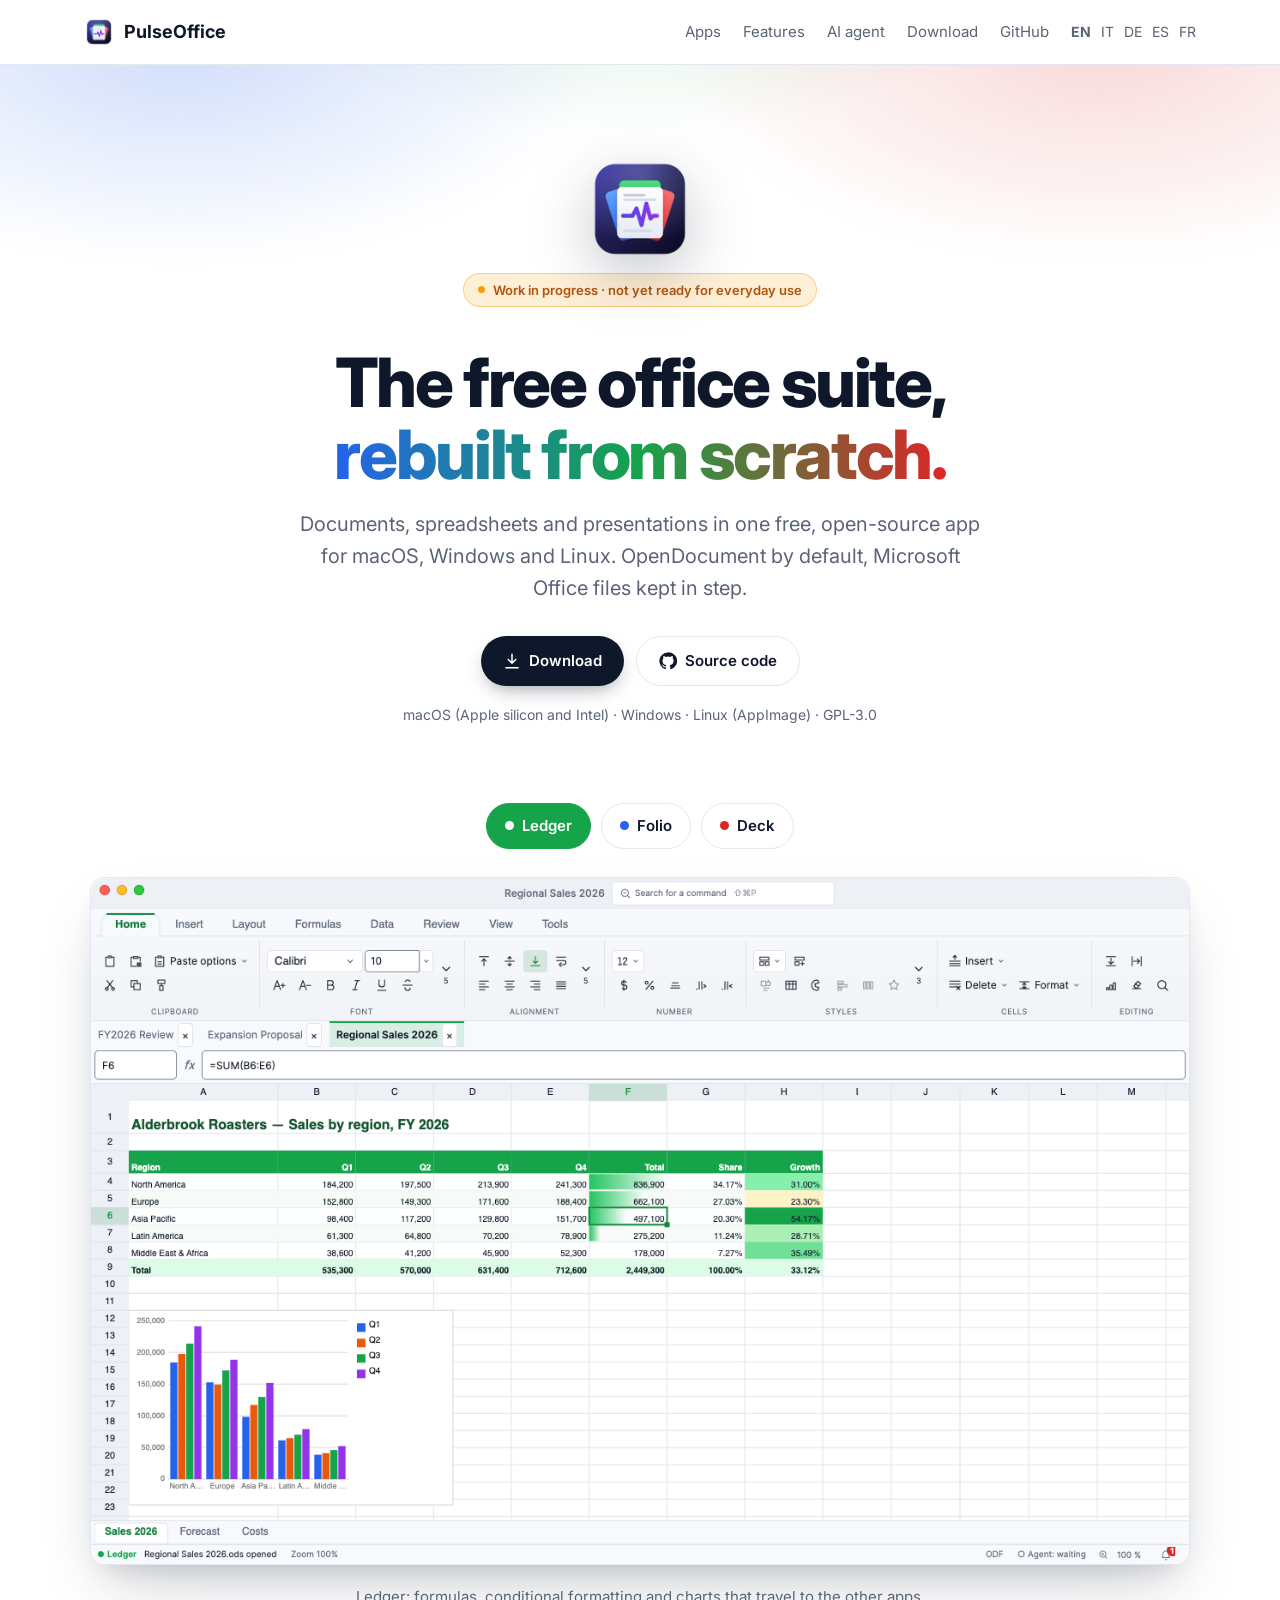
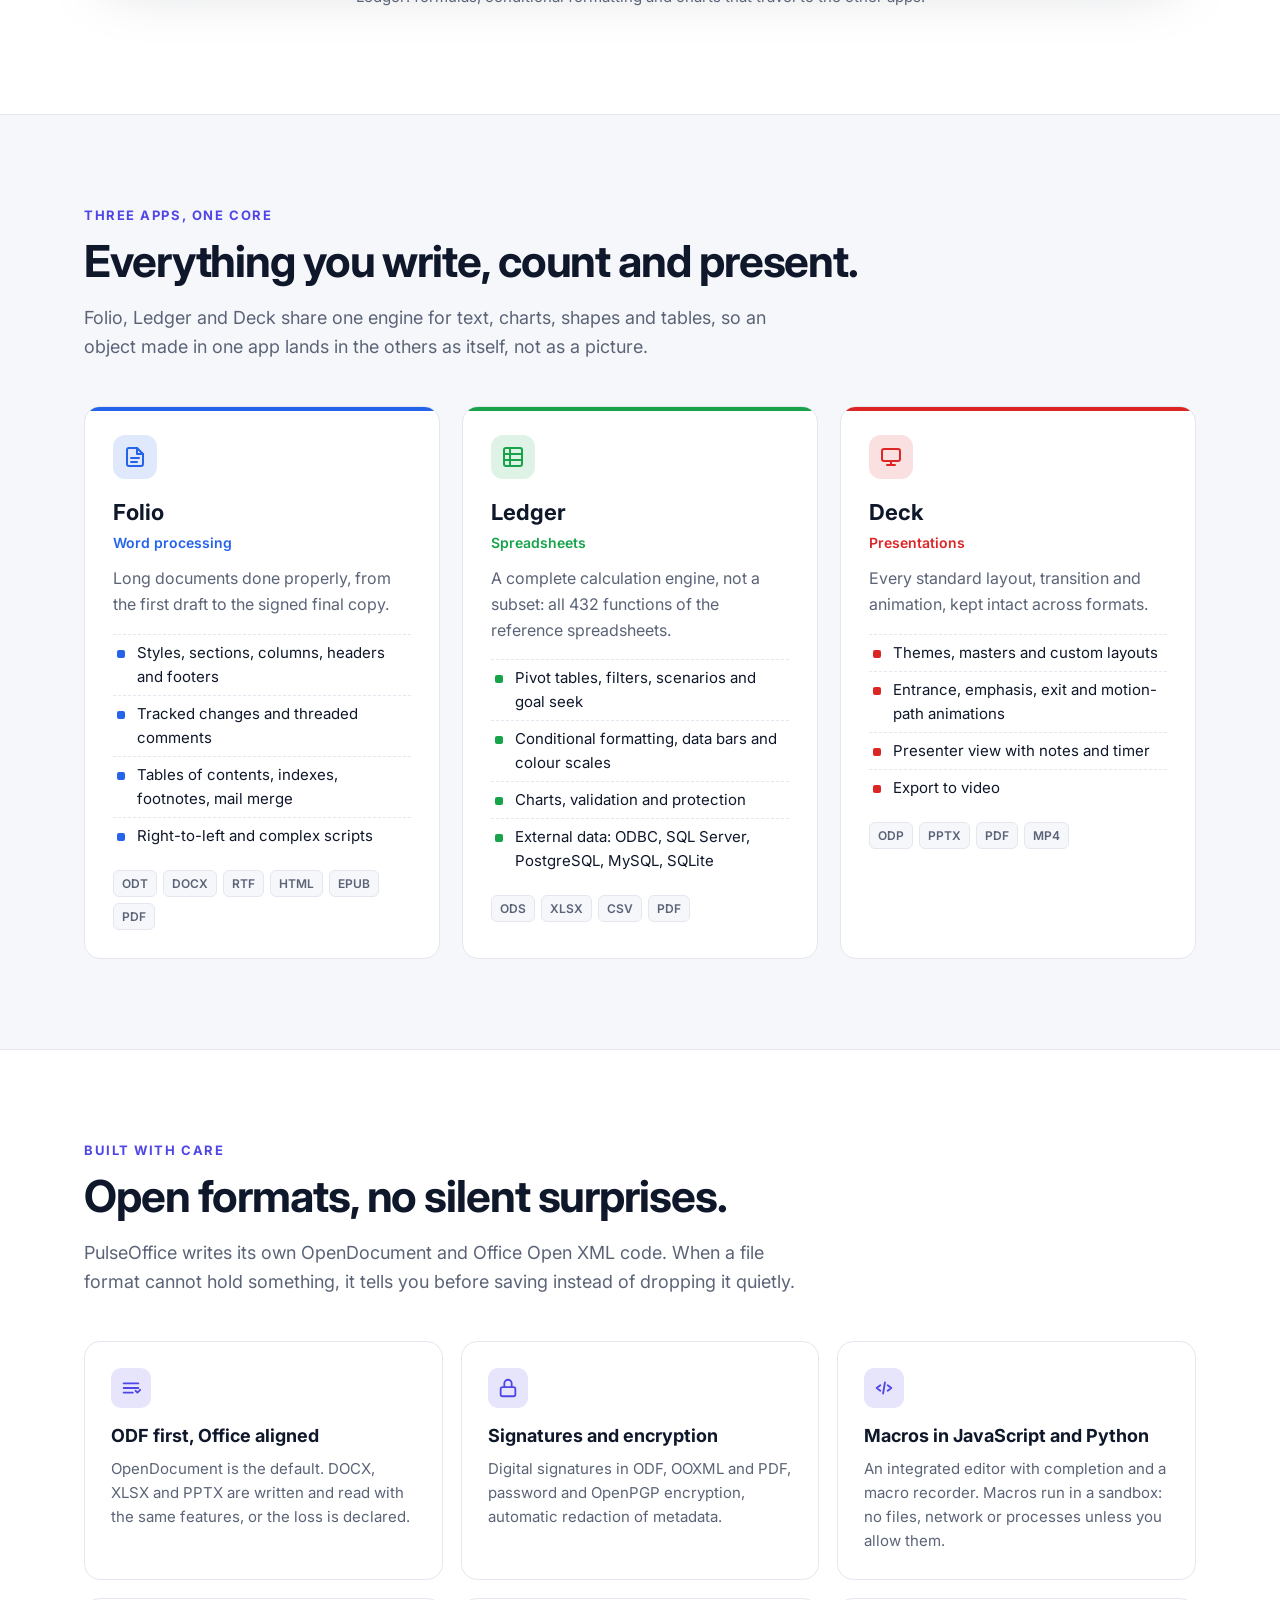
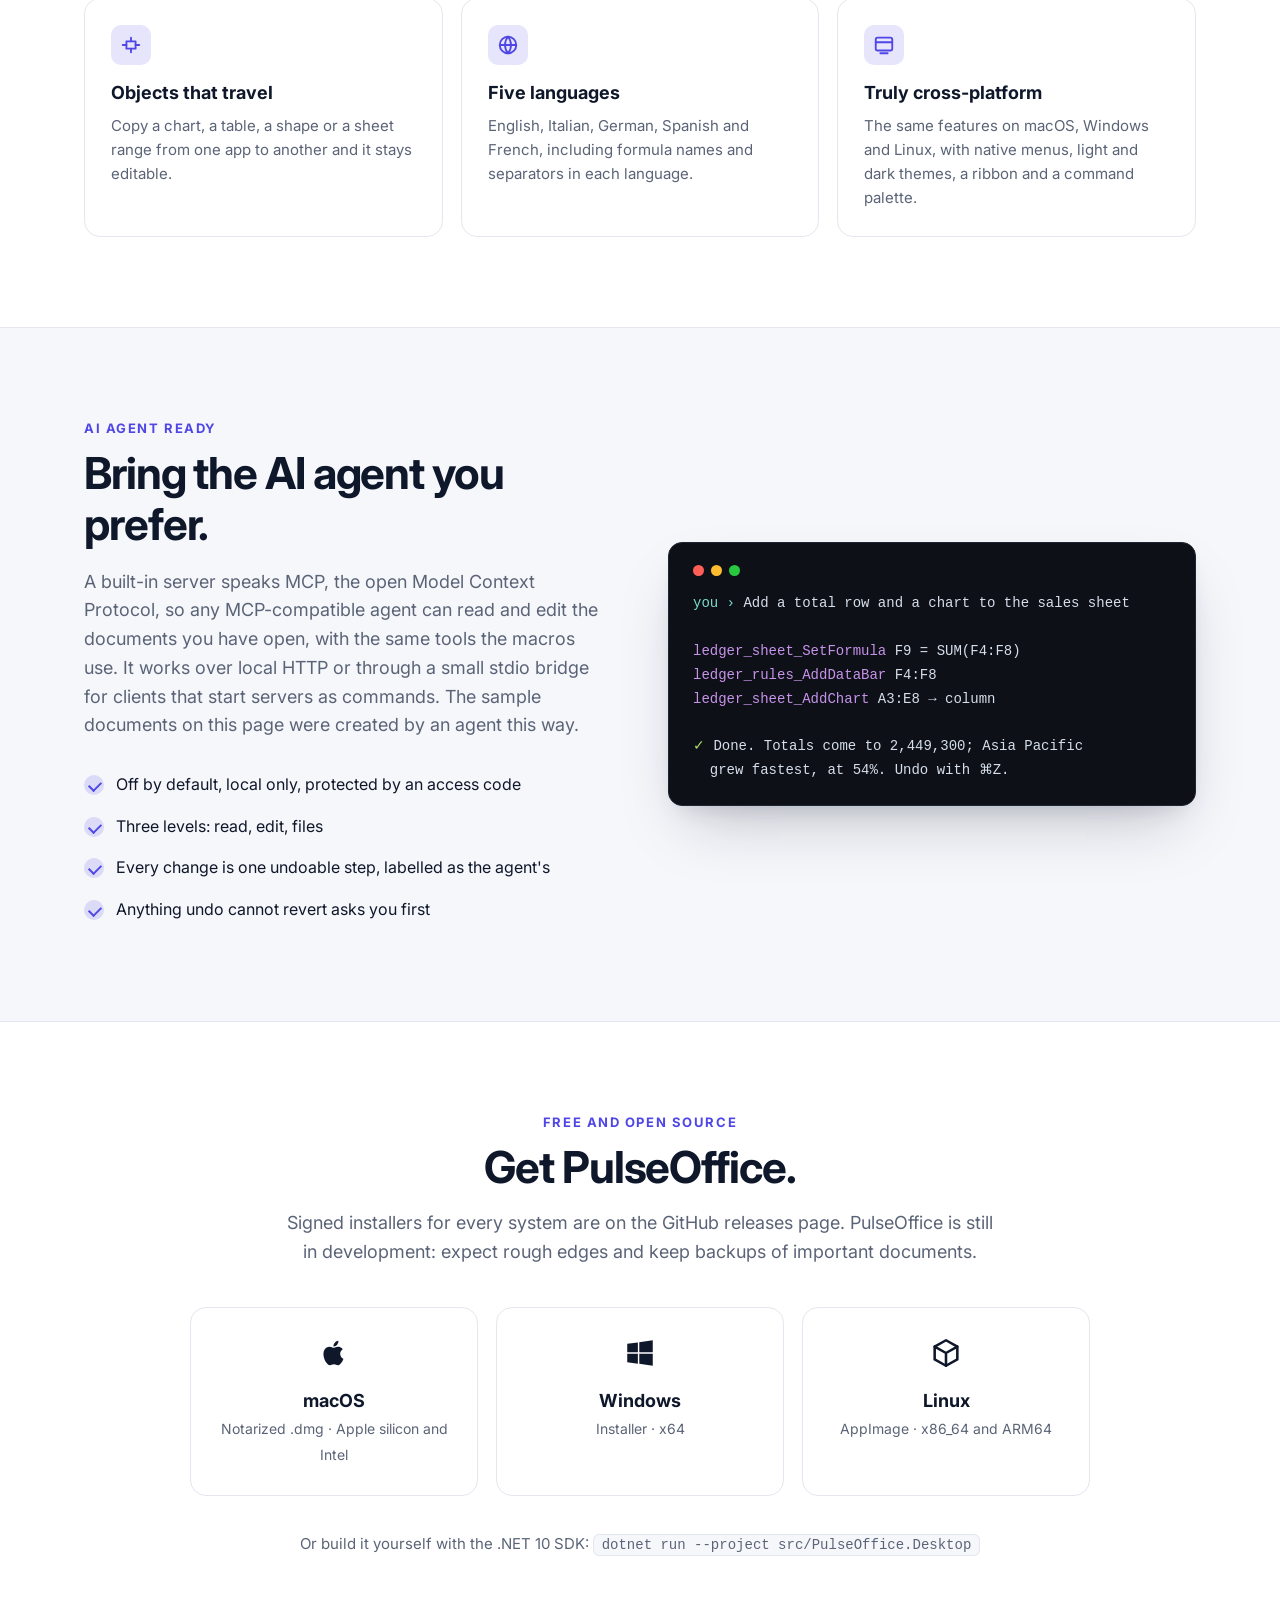
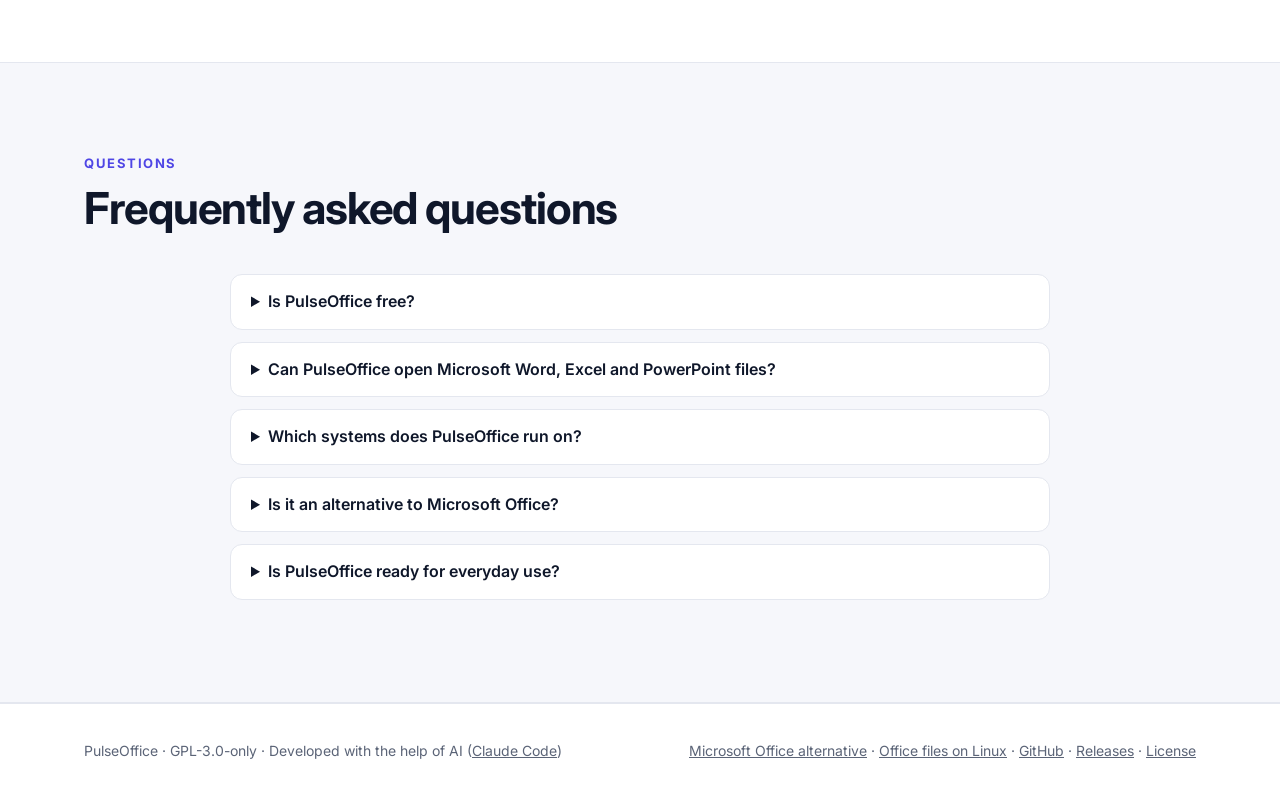
<file: index.html>
<!doctype html>
<html lang="en">
<head>
<meta charset="utf-8">
<meta name="viewport" content="width=device-width, initial-scale=1">
<title>PulseOffice — Free Open-Source Office Suite for Linux, Windows and macOS</title>
<meta name="description" content="PulseOffice is a free, open-source office suite for Linux, Windows and macOS: a word processor, spreadsheet and presentation app that opens and saves ODT, ODS, ODP, DOCX, XLSX and PPTX. A modern alternative to Microsoft Office.">
<link rel="canonical" href="https://pulseoffice.github.io/">
<link rel="alternate" hreflang="en" href="https://pulseoffice.github.io/">
<link rel="alternate" hreflang="it" href="https://pulseoffice.github.io/it/">
<link rel="alternate" hreflang="de" href="https://pulseoffice.github.io/de/">
<link rel="alternate" hreflang="es" href="https://pulseoffice.github.io/es/">
<link rel="alternate" hreflang="fr" href="https://pulseoffice.github.io/fr/">
<link rel="alternate" hreflang="x-default" href="https://pulseoffice.github.io/">
<meta name="theme-color" content="#4f46e5">
<meta property="og:type" content="website">
<meta property="og:site_name" content="PulseOffice">
<meta property="og:url" content="https://pulseoffice.github.io/">
<meta property="og:title" content="PulseOffice — Free Open-Source Office Suite">
<meta property="og:description" content="Documents, spreadsheets and presentations for Linux, Windows and macOS. Opens and saves ODF and Microsoft Office files.">
<meta property="og:image" content="https://pulseoffice.github.io/assets/ledger.png">
<meta property="og:image:width" content="1280">
<meta property="og:image:height" content="800">
<meta property="og:image:alt" content="Ledger, the PulseOffice spreadsheet, with formulas, data bars and a chart">
<meta property="og:locale" content="en_US">
<meta property="og:locale:alternate" content="it_IT">
<meta property="og:locale:alternate" content="de_DE">
<meta property="og:locale:alternate" content="es_ES">
<meta property="og:locale:alternate" content="fr_FR">
<meta name="twitter:card" content="summary_large_image">
<meta name="twitter:title" content="PulseOffice — Free Open-Source Office Suite">
<meta name="twitter:description" content="Documents, spreadsheets and presentations for Linux, Windows and macOS.">
<meta name="twitter:image" content="https://pulseoffice.github.io/assets/ledger.png">
<script type="application/ld+json">
{
  "@context": "https://schema.org",
  "@graph": [
    {
      "@type": "SoftwareApplication",
      "name": "PulseOffice",
      "url": "https://pulseoffice.github.io/",
      "applicationCategory": "BusinessApplication",
      "applicationSubCategory": "Office suite",
      "operatingSystem": "Linux, Windows, macOS",
      "description": "Free, open-source office suite with a word processor (Folio), a spreadsheet (Ledger) and a presentation app (Deck). Opens and saves ODT, ODS, ODP, DOCX, XLSX and PPTX.",
      "license": "https://www.gnu.org/licenses/gpl-3.0.html",
      "isAccessibleForFree": true,
      "offers": { "@type": "Offer", "price": "0", "priceCurrency": "EUR" },
      "downloadUrl": "https://github.com/pulseoffice/pulseoffice/releases/latest",
      "screenshot": ["https://pulseoffice.github.io/assets/ledger.png", "https://pulseoffice.github.io/assets/folio.png", "https://pulseoffice.github.io/assets/deck.png"],
      "image": "https://pulseoffice.github.io/assets/icon.png",
      "inLanguage": ["en", "it", "de", "es", "fr"],
      "featureList": ["Word processor", "Spreadsheet with 432 functions", "Presentations", "ODF and Office Open XML", "Macros in JavaScript and Python", "AI agent via MCP"],
      "codeRepository": "https://github.com/pulseoffice/pulseoffice"
    },
    {
      "@type": "WebSite",
      "name": "PulseOffice",
      "url": "https://pulseoffice.github.io/",
      "inLanguage": "en"
    },
    {
      "@type": "FAQPage",
      "mainEntity": [
        { "@type": "Question", "name": "Is PulseOffice free?", "acceptedAnswer": { "@type": "Answer", "text": "Yes. PulseOffice is free and open source under the GPL-3.0 licence, with no subscription and no account." } },
        { "@type": "Question", "name": "Can PulseOffice open Microsoft Word, Excel and PowerPoint files?", "acceptedAnswer": { "@type": "Answer", "text": "Yes. It opens and saves DOCX, XLSX and PPTX as well as the OpenDocument formats ODT, ODS and ODP, and warns before saving if a format cannot hold something." } },
        { "@type": "Question", "name": "Which systems does PulseOffice run on?", "acceptedAnswer": { "@type": "Answer", "text": "Linux (AppImage for x86_64 and ARM64), Windows (x64 installer) and macOS (Apple silicon and Intel)." } },
        { "@type": "Question", "name": "Is PulseOffice ready for everyday use?", "acceptedAnswer": { "@type": "Answer", "text": "Not yet. It is in active development: try it, report problems on GitHub and keep backups of important documents." } }
      ]
    }
  ]
}
</script>
<link rel="icon" type="image/png" href="/assets/icon.png">
<link rel="apple-touch-icon" href="/assets/icon.png">
<link rel="preconnect" href="https://fonts.googleapis.com">
<link rel="preconnect" href="https://fonts.gstatic.com" crossorigin>
<link href="https://fonts.googleapis.com/css2?family=Inter:wght@400;500;600;700;800&display=swap" rel="stylesheet">
<link rel="stylesheet" href="/assets/site.css">
</head>
<body>

<nav class="top">
  <div class="wrap">
    <a class="brand" href="/"><img src="assets/icon.png" alt="">PulseOffice</a>
    <div class="links">
      <a href="#modules" class="hide-xs">Apps</a>
      <a href="#features" class="hide-sm">Features</a>
      <a href="#agent" class="hide-sm">AI agent</a>
      <a href="#download">Download</a>
      <a href="https://github.com/pulseoffice/pulseoffice">GitHub</a>
      <span class="lang"><a href="/" hreflang="en" lang="en" aria-current="page">EN</a><a href="/it/" hreflang="it" lang="it">IT</a><a href="/de/" hreflang="de" lang="de">DE</a><a href="/es/" hreflang="es" lang="es">ES</a><a href="/fr/" hreflang="fr" lang="fr">FR</a></span>
    </div>
  </div>
</nav>

<header class="hero">
  <div class="wrap">
    <img class="logo" src="assets/icon.png" width="112" height="112" alt="PulseOffice icon">
    <div><span class="wip"><i></i>Work in progress · not yet ready for everyday use</span></div>
    <h1>The free office suite,<br><span class="grad">rebuilt from scratch.</span></h1>
    <p class="lead">Documents, spreadsheets and presentations in one free, open-source app for macOS, Windows and Linux.
      OpenDocument by default, Microsoft Office files kept in step.</p>
    <div class="actions">
      <a class="button primary" href="https://github.com/pulseoffice/pulseoffice/releases/latest">
        <svg viewBox="0 0 24 24" fill="none" stroke="currentColor" stroke-width="2" stroke-linecap="round" stroke-linejoin="round"><path d="M12 3v12m0 0l-5-5m5 5l5-5M4 21h16"/></svg>
        Download
      </a>
      <a class="button ghost" href="https://github.com/pulseoffice/pulseoffice">
        <svg viewBox="0 0 24 24" fill="currentColor"><path d="M12 .5a11.5 11.5 0 00-3.64 22.41c.58.1.79-.25.79-.56v-2c-3.2.7-3.88-1.37-3.88-1.37-.52-1.33-1.28-1.69-1.28-1.69-1.05-.71.08-.7.08-.7 1.16.08 1.77 1.2 1.77 1.2 1.03 1.77 2.7 1.26 3.36.96.1-.75.4-1.26.73-1.55-2.55-.29-5.24-1.28-5.24-5.69 0-1.26.45-2.29 1.19-3.1-.12-.29-.52-1.46.11-3.05 0 0 .97-.31 3.17 1.18a11 11 0 015.78 0c2.2-1.49 3.17-1.18 3.17-1.18.63 1.59.23 2.76.11 3.05.74.81 1.19 1.84 1.19 3.1 0 4.42-2.7 5.4-5.26 5.68.41.36.78 1.06.78 2.14v3.17c0 .31.21.67.8.56A11.5 11.5 0 0012 .5z"/></svg>
        Source code
      </a>
    </div>
    <div class="platforms">macOS (Apple silicon and Intel) · Windows · Linux (AppImage) · GPL-3.0</div>
  </div>
</header>

<div class="showcase">
  <div class="wrap">
    <div class="tabs" role="tablist">
      <button class="tab" role="tab" style="--c: var(--ledger)" aria-selected="true" data-shot="ledger"><span class="dot"></span>Ledger</button>
      <button class="tab" role="tab" style="--c: var(--folio)" aria-selected="false" data-shot="folio"><span class="dot"></span>Folio</button>
      <button class="tab" role="tab" style="--c: var(--deck)" aria-selected="false" data-shot="deck"><span class="dot"></span>Deck</button>
    </div>
    <div class="frame"><img id="shot" src="assets/ledger.png" width="1280" height="800" alt="Ledger showing a regional sales sheet with formulas, data bars, a colour scale and a column chart"></div>
    <p class="caption" id="caption">Ledger: formulas, conditional formatting and charts that travel to the other apps.</p>
  </div>
</div>

<section class="soft" id="modules">
  <div class="wrap">
    <div class="eyebrow">Three apps, one core</div>
    <h2>Everything you write, count and present.</h2>
    <p class="intro">Folio, Ledger and Deck share one engine for text, charts, shapes and tables, so an object made in one app
      lands in the others as itself, not as a picture.</p>
    <div class="modules">
      <article class="module" style="--c: var(--folio)">
        <div class="badge"><svg viewBox="0 0 24 24" fill="none" stroke="currentColor" stroke-width="2" stroke-linecap="round" stroke-linejoin="round"><path d="M14 3H6a2 2 0 00-2 2v14a2 2 0 002 2h12a2 2 0 002-2V9z"/><path d="M14 3v6h6M8 13h8M8 17h6"/></svg></div>
        <h3>Folio</h3>
        <div class="kind">Word processing</div>
        <p>Long documents done properly, from the first draft to the signed final copy.</p>
        <ul>
          <li>Styles, sections, columns, headers and footers</li>
          <li>Tracked changes and threaded comments</li>
          <li>Tables of contents, indexes, footnotes, mail merge</li>
          <li>Right-to-left and complex scripts</li>
        </ul>
        <div class="formats"><span>ODT</span><span>DOCX</span><span>RTF</span><span>HTML</span><span>EPUB</span><span>PDF</span></div>
      </article>
      <article class="module" style="--c: var(--ledger)">
        <div class="badge"><svg viewBox="0 0 24 24" fill="none" stroke="currentColor" stroke-width="2" stroke-linecap="round" stroke-linejoin="round"><rect x="3" y="3" width="18" height="18" rx="2"/><path d="M3 9h18M3 15h18M9 3v18"/></svg></div>
        <h3>Ledger</h3>
        <div class="kind">Spreadsheets</div>
        <p>A complete calculation engine, not a subset: all 432 functions of the reference spreadsheets.</p>
        <ul>
          <li>Pivot tables, filters, scenarios and goal seek</li>
          <li>Conditional formatting, data bars and colour scales</li>
          <li>Charts, validation and protection</li>
          <li>External data: ODBC, SQL Server, PostgreSQL, MySQL, SQLite</li>
        </ul>
        <div class="formats"><span>ODS</span><span>XLSX</span><span>CSV</span><span>PDF</span></div>
      </article>
      <article class="module" style="--c: var(--deck)">
        <div class="badge"><svg viewBox="0 0 24 24" fill="none" stroke="currentColor" stroke-width="2" stroke-linecap="round" stroke-linejoin="round"><rect x="3" y="4" width="18" height="12" rx="2"/><path d="M12 16v4M8 20h8"/></svg></div>
        <h3>Deck</h3>
        <div class="kind">Presentations</div>
        <p>Every standard layout, transition and animation, kept intact across formats.</p>
        <ul>
          <li>Themes, masters and custom layouts</li>
          <li>Entrance, emphasis, exit and motion-path animations</li>
          <li>Presenter view with notes and timer</li>
          <li>Export to video</li>
        </ul>
        <div class="formats"><span>ODP</span><span>PPTX</span><span>PDF</span><span>MP4</span></div>
      </article>
    </div>
  </div>
</section>

<section id="features">
  <div class="wrap">
    <div class="eyebrow">Built with care</div>
    <h2>Open formats, no silent surprises.</h2>
    <p class="intro">PulseOffice writes its own OpenDocument and Office Open XML code. When a file format cannot hold something,
      it tells you before saving instead of dropping it quietly.</p>
    <div class="features">
      <div class="feature">
        <div class="icon"><svg viewBox="0 0 24 24" fill="none" stroke="currentColor" stroke-width="2" stroke-linecap="round" stroke-linejoin="round"><path d="M4 7h16M4 12h16M4 17h10"/><path d="M17 15l2 2 3-3"/></svg></div>
        <h3>ODF first, Office aligned</h3>
        <p>OpenDocument is the default. DOCX, XLSX and PPTX are written and read with the same features, or the loss is declared.</p>
      </div>
      <div class="feature">
        <div class="icon"><svg viewBox="0 0 24 24" fill="none" stroke="currentColor" stroke-width="2" stroke-linecap="round" stroke-linejoin="round"><rect x="4" y="11" width="16" height="10" rx="2"/><path d="M8 11V7a4 4 0 018 0v4"/></svg></div>
        <h3>Signatures and encryption</h3>
        <p>Digital signatures in ODF, OOXML and PDF, password and OpenPGP encryption, automatic redaction of metadata.</p>
      </div>
      <div class="feature">
        <div class="icon"><svg viewBox="0 0 24 24" fill="none" stroke="currentColor" stroke-width="2" stroke-linecap="round" stroke-linejoin="round"><path d="M8 9l-4 3 4 3M16 9l4 3-4 3M13 6l-2 12"/></svg></div>
        <h3>Macros in JavaScript and Python</h3>
        <p>An integrated editor with completion and a macro recorder. Macros run in a sandbox: no files, network or processes unless you allow them.</p>
      </div>
      <div class="feature">
        <div class="icon"><svg viewBox="0 0 24 24" fill="none" stroke="currentColor" stroke-width="2" stroke-linecap="round" stroke-linejoin="round"><path d="M7 8h10v8H7z"/><path d="M3 12h4M17 12h4M12 4v4M12 16v4"/></svg></div>
        <h3>Objects that travel</h3>
        <p>Copy a chart, a table, a shape or a sheet range from one app to another and it stays editable.</p>
      </div>
      <div class="feature">
        <div class="icon"><svg viewBox="0 0 24 24" fill="none" stroke="currentColor" stroke-width="2" stroke-linecap="round" stroke-linejoin="round"><circle cx="12" cy="12" r="9"/><path d="M3 12h18M12 3a14 14 0 010 18M12 3a14 14 0 000 18"/></svg></div>
        <h3>Five languages</h3>
        <p>English, Italian, German, Spanish and French, including formula names and separators in each language.</p>
      </div>
      <div class="feature">
        <div class="icon"><svg viewBox="0 0 24 24" fill="none" stroke="currentColor" stroke-width="2" stroke-linecap="round" stroke-linejoin="round"><rect x="3" y="4" width="18" height="14" rx="2"/><path d="M8 21h8M3 9h18"/></svg></div>
        <h3>Truly cross-platform</h3>
        <p>The same features on macOS, Windows and Linux, with native menus, light and dark themes, a ribbon and a command palette.</p>
      </div>
    </div>
  </div>
</section>

<section class="soft" id="agent">
  <div class="wrap split">
    <div>
      <div class="eyebrow">AI agent ready</div>
      <h2>Bring the AI agent you prefer.</h2>
      <p class="intro">A built-in server speaks MCP, the open Model Context Protocol, so any MCP-compatible agent can read
        and edit the documents you have open, with the same tools the macros use. It works over local HTTP or through a
        small stdio bridge for clients that start servers as commands. The sample documents on this page were created by
        an agent this way.</p>
      <ul class="checks">
        <li>Off by default, local only, protected by an access code</li>
        <li>Three levels: read, edit, files</li>
        <li>Every change is one undoable step, labelled as the agent's</li>
        <li>Anything undo cannot revert asks you first</li>
      </ul>
    </div>
    <div class="terminal" aria-label="Example of an agent session">
      <div class="dots"><i></i><i></i><i></i></div>
      <div><span class="you">you ›</span> Add a total row and a chart to the sales sheet</div>
      <div class="dim">&nbsp;</div>
      <div><span class="tool">ledger_sheet_SetFormula</span> F9 = SUM(F4:F8)</div>
      <div><span class="tool">ledger_rules_AddDataBar</span> F4:F8</div>
      <div><span class="tool">ledger_sheet_AddChart</span> A3:E8 → column</div>
      <div class="dim">&nbsp;</div>
      <div><span class="ok">✓</span> Done. Totals come to 2,449,300; Asia Pacific</div>
      <div>&nbsp;&nbsp;grew fastest, at 54%. Undo with ⌘Z.</div>
    </div>
  </div>
</section>

<section class="download" id="download">
  <div class="wrap">
    <div class="eyebrow">Free and open source</div>
    <h2>Get PulseOffice.</h2>
    <p class="intro" style="margin: 0 auto">Signed installers for every system are on the GitHub releases page.
      PulseOffice is still in development: expect rough edges and keep backups of important documents.</p>
    <div class="cards">
      <a class="card" href="https://github.com/pulseoffice/pulseoffice/releases/latest">
        <svg viewBox="0 0 24 24" fill="currentColor"><path d="M16.37 12.6c-.02-2.2 1.8-3.26 1.88-3.31-1.03-1.5-2.62-1.7-3.18-1.73-1.35-.14-2.64.8-3.33.8-.69 0-1.74-.78-2.86-.76-1.47.02-2.83.86-3.59 2.17-1.53 2.66-.39 6.6 1.1 8.76.73 1.06 1.6 2.24 2.73 2.2 1.1-.05 1.51-.71 2.84-.71 1.32 0 1.7.71 2.86.69 1.18-.02 1.93-1.07 2.65-2.13.84-1.22 1.18-2.41 1.2-2.47-.03-.01-2.3-.88-2.3-3.51zM14.2 6.13c.6-.73 1.01-1.75.9-2.76-.87.04-1.92.58-2.54 1.31-.56.64-1.05 1.67-.92 2.66.97.08 1.96-.49 2.56-1.21z"/></svg>
        <strong>macOS</strong>
        <span>Notarized .dmg · Apple silicon and Intel</span>
      </a>
      <a class="card" href="https://github.com/pulseoffice/pulseoffice/releases/latest">
        <svg viewBox="0 0 24 24" fill="currentColor"><path d="M3 5.5l7.5-1v7H3zM11.5 4.4L21 3v8.5h-9.5zM3 12.5h7.5v7L3 18.5zM11.5 12.5H21V21l-9.5-1.4z"/></svg>
        <strong>Windows</strong>
        <span>Installer · x64</span>
      </a>
      <a class="card" href="https://github.com/pulseoffice/pulseoffice/releases/latest">
        <svg viewBox="0 0 24 24" fill="none" stroke="currentColor" stroke-width="1.8" stroke-linecap="round" stroke-linejoin="round"><path d="M12 3l8 4.5v9L12 21l-8-4.5v-9z"/><path d="M12 12l8-4.5M12 12v9M12 12L4 7.5"/></svg>
        <strong>Linux</strong>
        <span>AppImage · x86_64 and ARM64</span>
      </a>
    </div>
    <p class="build">Or build it yourself with the .NET 10 SDK: <code>dotnet run --project src/PulseOffice.Desktop</code></p>
  </div>
</section>

<section class="soft" id="faq">
  <div class="wrap">
    <div class="eyebrow">Questions</div>
    <h2>Frequently asked questions</h2>
    <div class="faq">
      <details><summary>Is PulseOffice free?</summary><p>Yes. PulseOffice is free and open source under the GPL-3.0 licence, with no subscription and no account.</p></details>
      <details><summary>Can PulseOffice open Microsoft Word, Excel and PowerPoint files?</summary><p>Yes. It opens and saves DOCX, XLSX and PPTX as well as the OpenDocument formats ODT, ODS and ODP, and warns before saving if a format cannot hold something. See <a href="/open-docx-xlsx-pptx-on-linux/">how to open Office files on Linux</a>.</p></details>
      <details><summary>Which systems does PulseOffice run on?</summary><p>Linux (AppImage for x86_64 and ARM64), Windows (x64 installer) and macOS (Apple silicon and Intel).</p></details>
      <details><summary>Is it an alternative to Microsoft Office?</summary><p>That is the goal: documents, spreadsheets and presentations with the same file formats, free and on every system. See <a href="/free-microsoft-office-alternative/">PulseOffice as a free Microsoft Office alternative</a>.</p></details>
      <details><summary>Is PulseOffice ready for everyday use?</summary><p>Not yet. It is in active development: try it, report problems on GitHub and keep backups of important documents.</p></details>
    </div>
  </div>
</section>

<footer>
  <div class="wrap">
    <div>PulseOffice · GPL-3.0-only · Developed with the help of AI (<a href="https://claude.com/claude-code">Claude Code</a>)</div>
    <div><a href="/free-microsoft-office-alternative/">Microsoft Office alternative</a> · <a href="/open-docx-xlsx-pptx-on-linux/">Office files on Linux</a> · <a href="https://github.com/pulseoffice/pulseoffice">GitHub</a> · <a href="https://github.com/pulseoffice/pulseoffice/releases">Releases</a> · <a href="https://github.com/pulseoffice/pulseoffice/blob/main/LICENSE">License</a></div>
    <div class="lang"><a href="/" hreflang="en" lang="en" aria-current="page">EN</a><a href="/it/" hreflang="it" lang="it">IT</a><a href="/de/" hreflang="de" lang="de">DE</a><a href="/es/" hreflang="es" lang="es">ES</a><a href="/fr/" hreflang="fr" lang="fr">FR</a></div>
  </div>
</footer>

<script>
const captions = {
  ledger: "Ledger: formulas, conditional formatting and charts that travel to the other apps.",
  folio: "Folio: styles, lists and tables in a proposal ready to share as ODT, DOCX or PDF.",
  deck: "Deck: themes, masters, transitions and a presenter view.",
};
const alts = {
  ledger: "Ledger showing a regional sales sheet with formulas, data bars, a colour scale and a column chart",
  folio: "Folio showing a business proposal with a title, headings and body text",
  deck: "Deck showing a dark-themed title slide with the slide list and the transition panel",
};
const shot = document.getElementById("shot");
const caption = document.getElementById("caption");
for (const tab of document.querySelectorAll(".tab")) {
  tab.addEventListener("click", () => {
    for (const other of document.querySelectorAll(".tab")) other.setAttribute("aria-selected", String(other === tab));
    shot.src = `assets/${tab.dataset.shot}.png`;
    shot.alt = alts[tab.dataset.shot];
    caption.textContent = captions[tab.dataset.shot];
  });
}
</script>
</body>
</html>
</file>
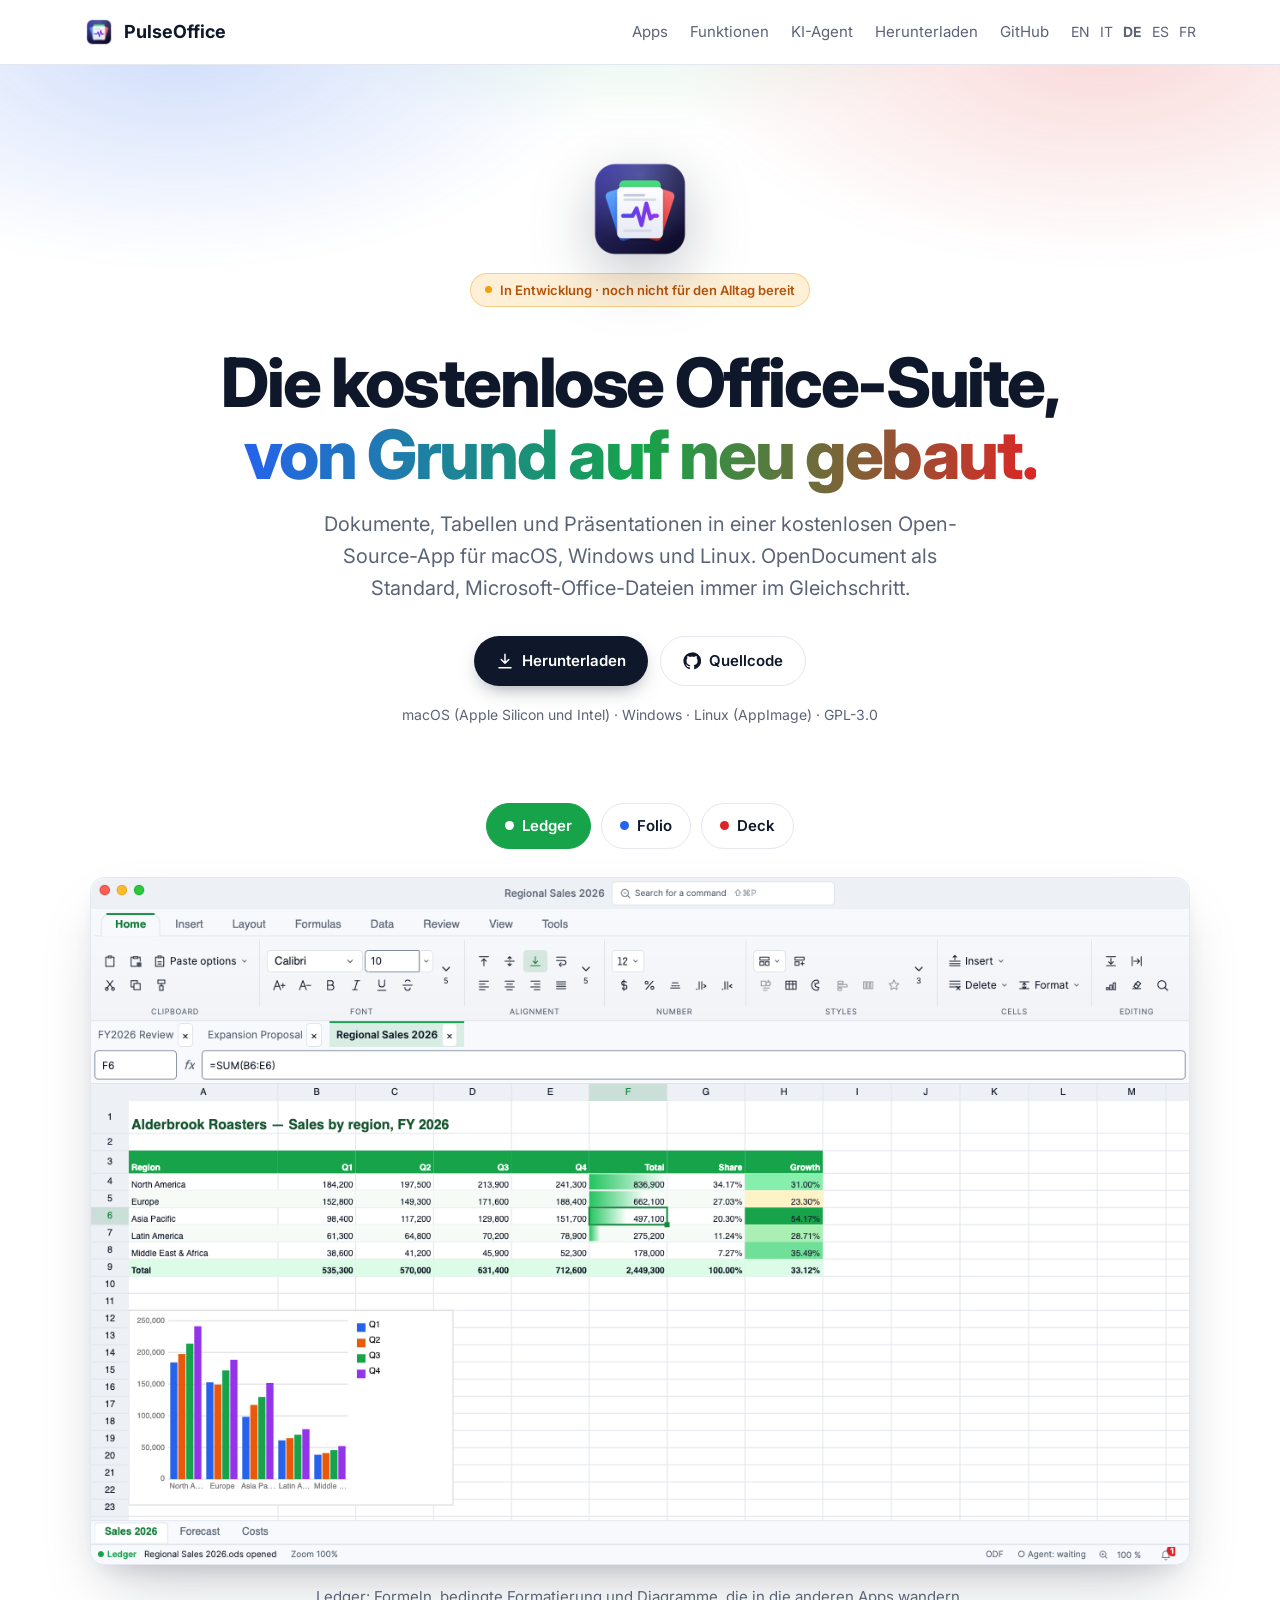
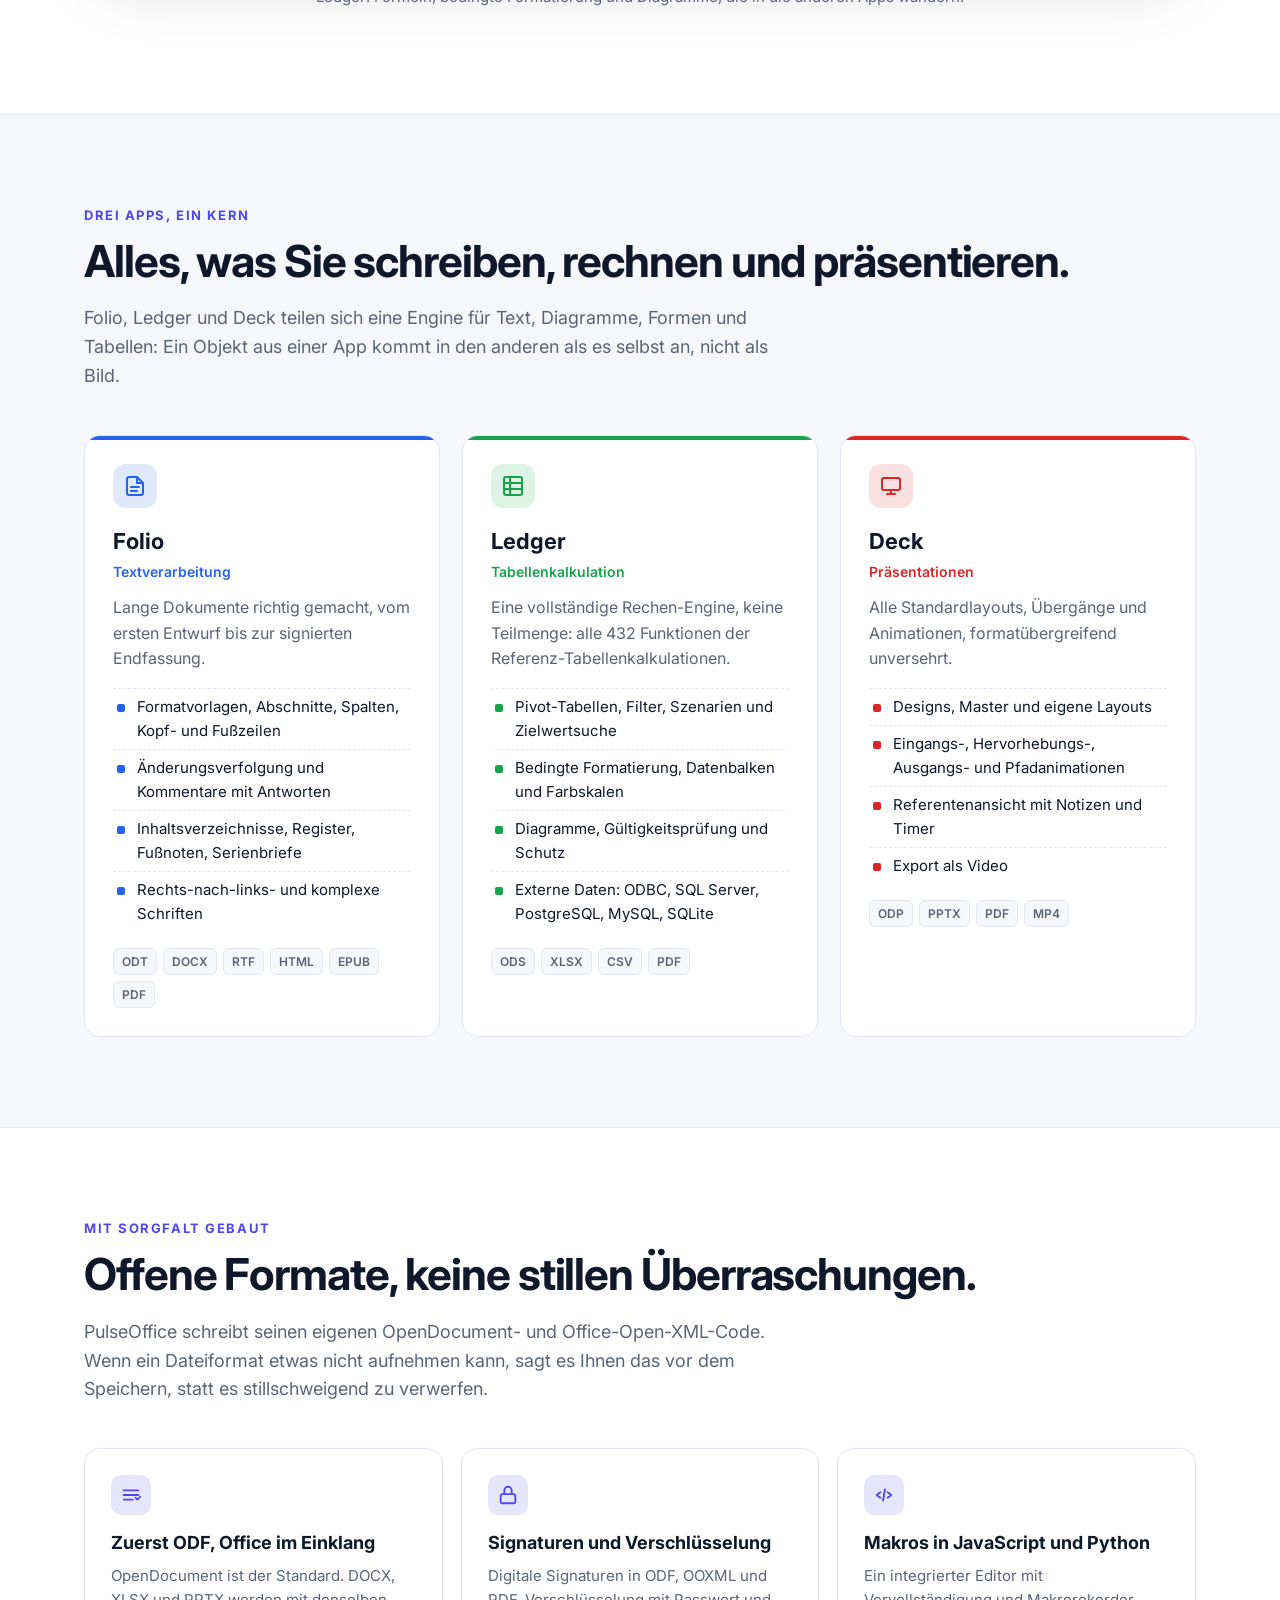
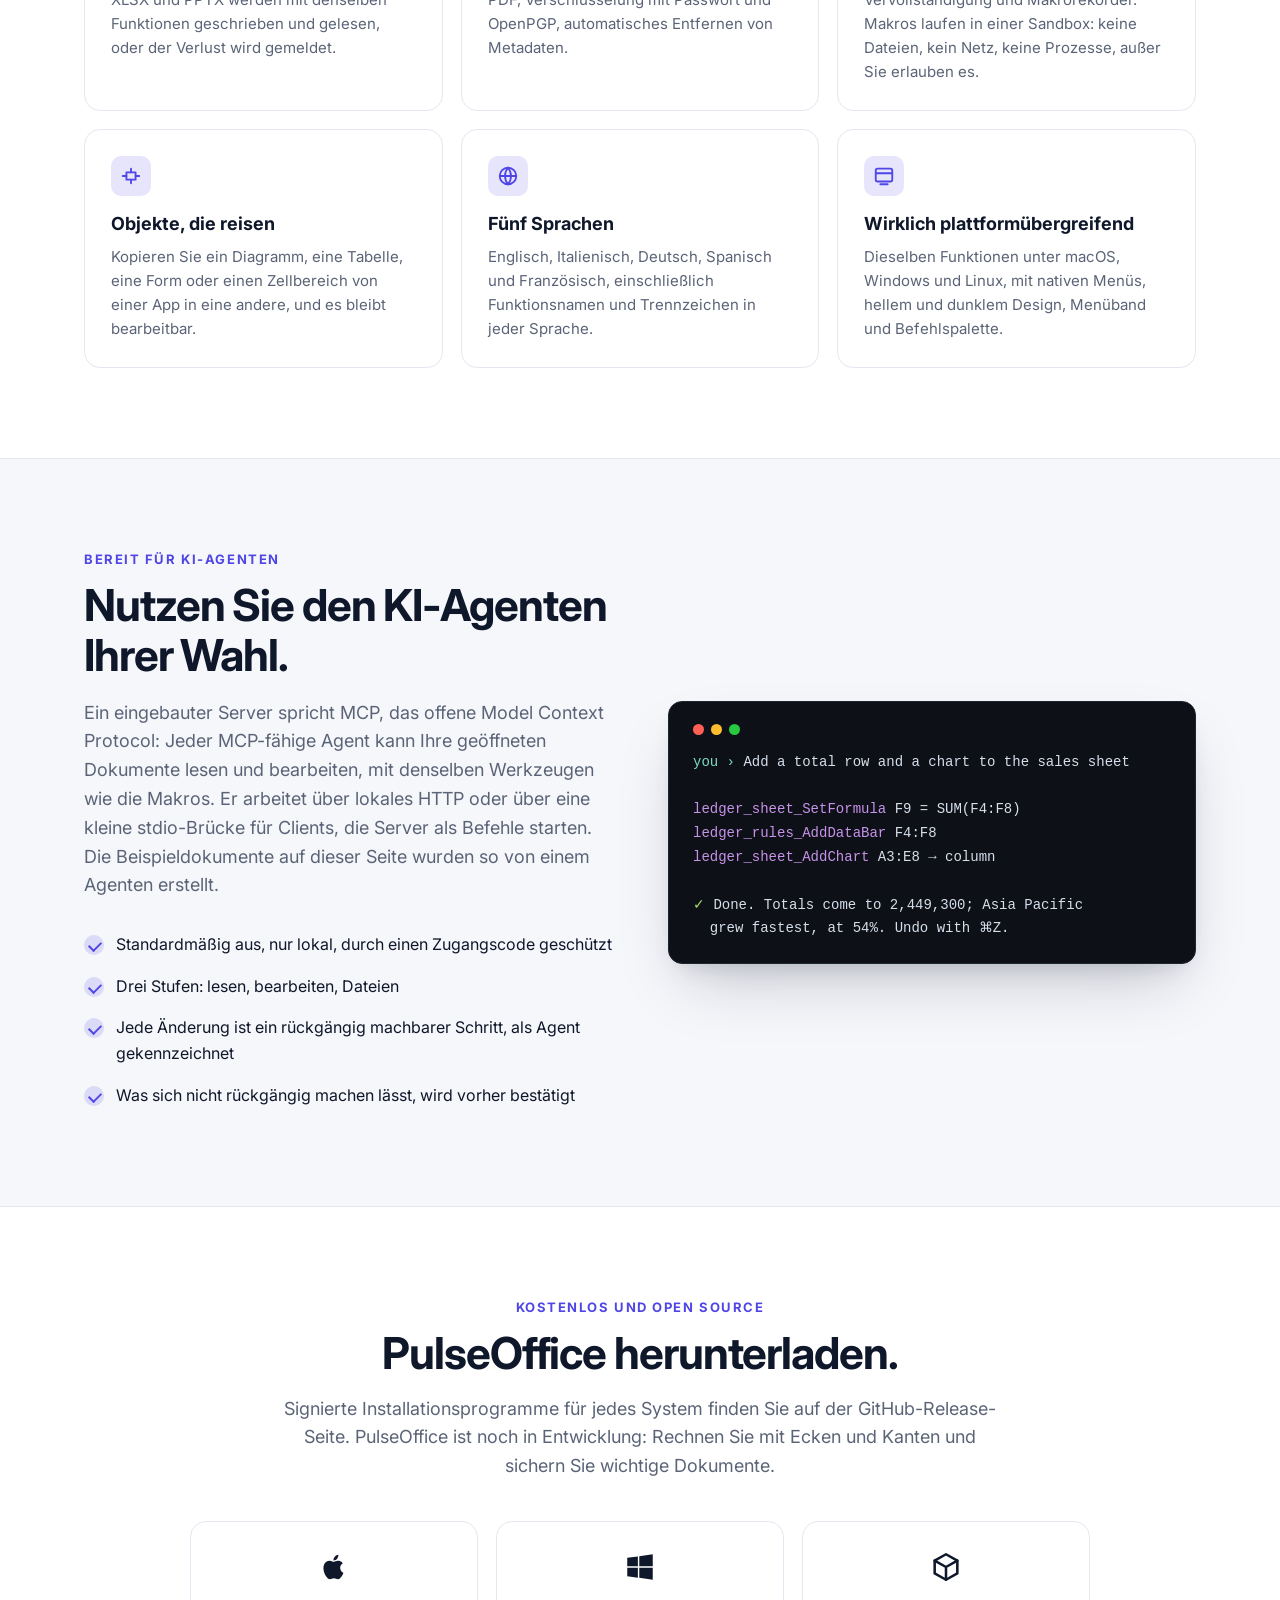
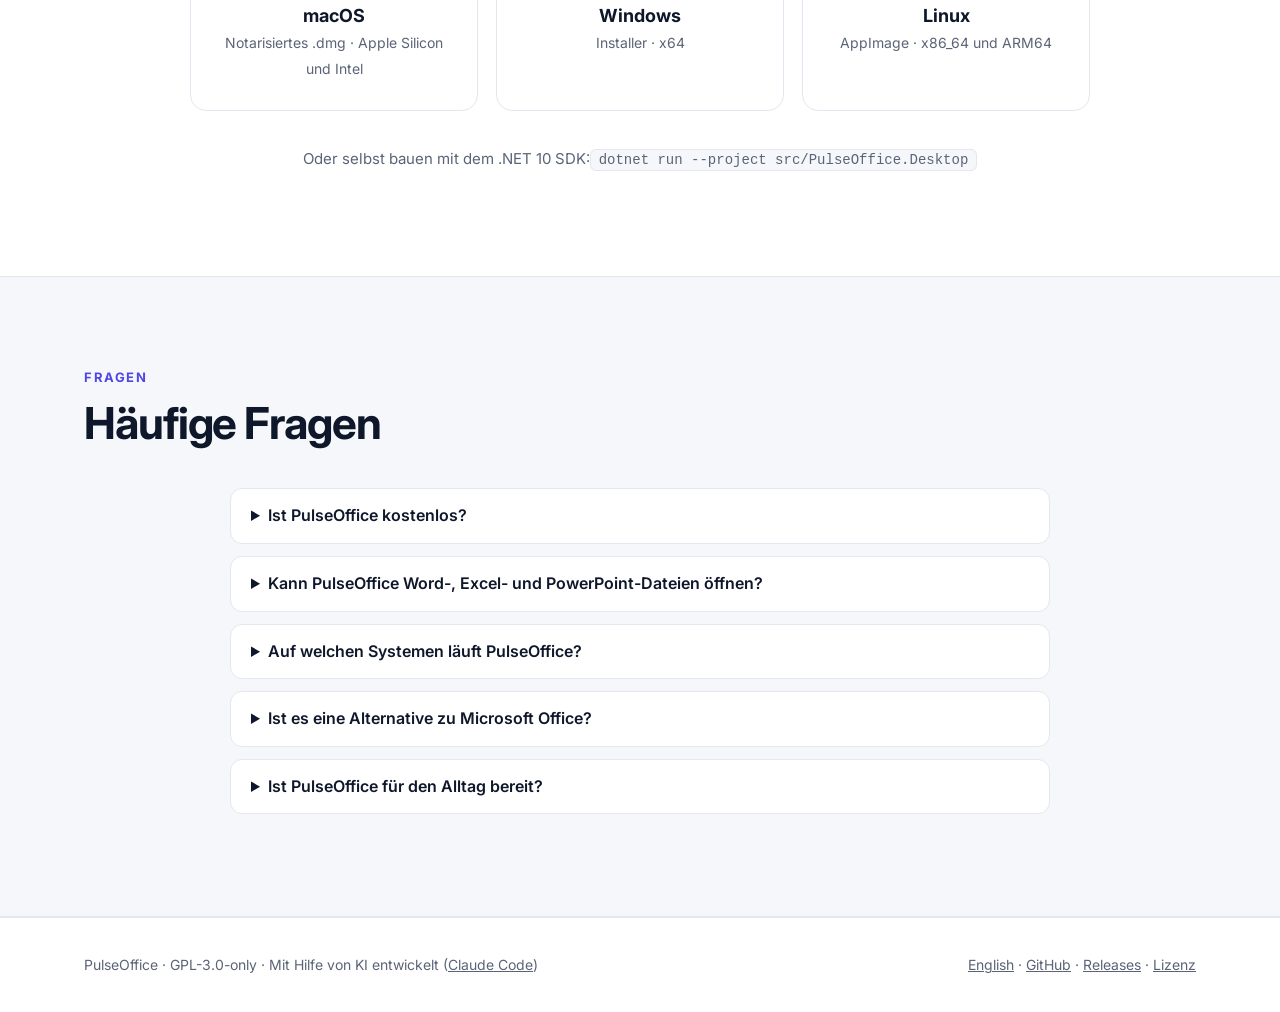
<file: de/index.html>
<!doctype html>
<html lang="de">
<head>
<meta charset="utf-8">
<meta name="viewport" content="width=device-width, initial-scale=1">
<title>PulseOffice — Kostenlose Open-Source-Office-Suite für Linux, Windows und macOS</title>
<meta name="description" content="PulseOffice ist eine kostenlose Open-Source-Office-Suite für Linux, Windows und macOS: Textverarbeitung, Tabellenkalkulation und Präsentationen, die ODT, ODS, ODP, DOCX, XLSX und PPTX öffnen und speichern. Eine moderne Alternative zu Microsoft Office.">
<link rel="canonical" href="https://pulseoffice.github.io/de/">
<link rel="alternate" hreflang="en" href="https://pulseoffice.github.io/">
<link rel="alternate" hreflang="it" href="https://pulseoffice.github.io/it/">
<link rel="alternate" hreflang="de" href="https://pulseoffice.github.io/de/">
<link rel="alternate" hreflang="es" href="https://pulseoffice.github.io/es/">
<link rel="alternate" hreflang="fr" href="https://pulseoffice.github.io/fr/">
<link rel="alternate" hreflang="x-default" href="https://pulseoffice.github.io/">
<meta name="theme-color" content="#4f46e5">
<meta property="og:type" content="website">
<meta property="og:site_name" content="PulseOffice">
<meta property="og:url" content="https://pulseoffice.github.io/de/">
<meta property="og:title" content="PulseOffice — Kostenlose Open-Source-Office-Suite">
<meta property="og:description" content="Dokumente, Tabellen und Präsentationen für Linux, Windows und macOS. Öffnet und speichert ODF- und Microsoft-Office-Dateien.">
<meta property="og:image" content="https://pulseoffice.github.io/assets/ledger.png">
<meta property="og:image:width" content="1280">
<meta property="og:image:height" content="800">
<meta property="og:image:alt" content="Ledger, die Tabellenkalkulation von PulseOffice, mit Formeln, Datenbalken und einem Diagramm">
<meta property="og:locale" content="de_DE">
<meta property="og:locale:alternate" content="en_US">
<meta property="og:locale:alternate" content="it_IT">
<meta property="og:locale:alternate" content="es_ES">
<meta property="og:locale:alternate" content="fr_FR">
<meta name="twitter:card" content="summary_large_image">
<meta name="twitter:title" content="PulseOffice — Kostenlose Open-Source-Office-Suite">
<meta name="twitter:description" content="Dokumente, Tabellen und Präsentationen für Linux, Windows und macOS.">
<meta name="twitter:image" content="https://pulseoffice.github.io/assets/ledger.png">
<script type="application/ld+json">
{
  "@context": "https://schema.org",
  "@graph": [
    {
      "@type": "SoftwareApplication",
      "name": "PulseOffice",
      "url": "https://pulseoffice.github.io/",
      "applicationCategory": "BusinessApplication",
      "applicationSubCategory": "Office suite",
      "operatingSystem": "Linux, Windows, macOS",
      "description": "Free, open-source office suite with a word processor (Folio), a spreadsheet (Ledger) and a presentation app (Deck). Opens and saves ODT, ODS, ODP, DOCX, XLSX and PPTX.",
      "license": "https://www.gnu.org/licenses/gpl-3.0.html",
      "isAccessibleForFree": true,
      "offers": { "@type": "Offer", "price": "0", "priceCurrency": "EUR" },
      "downloadUrl": "https://github.com/pulseoffice/pulseoffice/releases/latest",
      "screenshot": ["https://pulseoffice.github.io/assets/ledger.png", "https://pulseoffice.github.io/assets/folio.png", "https://pulseoffice.github.io/assets/deck.png"],
      "image": "https://pulseoffice.github.io/assets/icon.png",
      "inLanguage": ["en", "it", "de", "es", "fr"],
      "featureList": ["Word processor", "Spreadsheet with 432 functions", "Presentations", "ODF and Office Open XML", "Macros in JavaScript and Python", "AI agent via MCP"],
      "codeRepository": "https://github.com/pulseoffice/pulseoffice"
    },
    {
      "@type": "WebSite",
      "name": "PulseOffice",
      "url": "https://pulseoffice.github.io/de/",
      "inLanguage": "de"
    },
    {
      "@type": "FAQPage",
      "mainEntity": [
        { "@type": "Question", "name": "Ist PulseOffice kostenlos?", "acceptedAnswer": { "@type": "Answer", "text": "Ja. PulseOffice ist kostenlos und Open Source unter der Lizenz GPL-3.0, ohne Abonnement und ohne Konto." } },
        { "@type": "Question", "name": "Kann PulseOffice Word-, Excel- und PowerPoint-Dateien öffnen?", "acceptedAnswer": { "@type": "Answer", "text": "Ja. Es öffnet und speichert DOCX, XLSX und PPTX sowie die OpenDocument-Formate ODT, ODS und ODP und warnt vor dem Speichern, wenn ein Format etwas nicht aufnehmen kann." } },
        { "@type": "Question", "name": "Auf welchen Systemen läuft PulseOffice?", "acceptedAnswer": { "@type": "Answer", "text": "Linux (AppImage für x86_64 und ARM64), Windows (x64-Installer) und macOS (Apple Silicon und Intel)." } },
        { "@type": "Question", "name": "Ist PulseOffice für den Alltag bereit?", "acceptedAnswer": { "@type": "Answer", "text": "Noch nicht. Es wird aktiv entwickelt: Probieren Sie es aus, melden Sie Probleme auf GitHub und sichern Sie wichtige Dokumente." } }
      ]
    }
  ]
}
</script>
<link rel="icon" type="image/png" href="/assets/icon.png">
<link rel="apple-touch-icon" href="/assets/icon.png">
<link rel="preconnect" href="https://fonts.googleapis.com">
<link rel="preconnect" href="https://fonts.gstatic.com" crossorigin>
<link href="https://fonts.googleapis.com/css2?family=Inter:wght@400;500;600;700;800&display=swap" rel="stylesheet">
<link rel="stylesheet" href="/assets/site.css">
</head>
<body>

<nav class="top">
  <div class="wrap">
    <a class="brand" href="/de/"><img src="/assets/icon.png" alt="">PulseOffice</a>
    <div class="links">
      <a href="#modules" class="hide-xs">Apps</a>
      <a href="#features" class="hide-sm">Funktionen</a>
      <a href="#agent" class="hide-sm">KI-Agent</a>
      <a href="#download">Herunterladen</a>
      <a href="https://github.com/pulseoffice/pulseoffice">GitHub</a>
      <span class="lang"><a href="/" hreflang="en" lang="en">EN</a><a href="/it/" hreflang="it" lang="it">IT</a><a href="/de/" hreflang="de" lang="de" aria-current="page">DE</a><a href="/es/" hreflang="es" lang="es">ES</a><a href="/fr/" hreflang="fr" lang="fr">FR</a></span>
    </div>
  </div>
</nav>

<header class="hero">
  <div class="wrap">
    <img class="logo" src="/assets/icon.png" width="112" height="112" alt="PulseOffice-Symbol">
    <div><span class="wip"><i></i>In Entwicklung · noch nicht für den Alltag bereit</span></div>
    <h1>Die kostenlose Office-Suite,<br><span class="grad">von Grund auf neu gebaut.</span></h1>
    <p class="lead">Dokumente, Tabellen und Präsentationen in einer kostenlosen Open-Source-App für macOS, Windows und Linux. OpenDocument als Standard, Microsoft-Office-Dateien immer im Gleichschritt.</p>
    <div class="actions">
      <a class="button primary" href="https://github.com/pulseoffice/pulseoffice/releases/latest">
        <svg viewBox="0 0 24 24" fill="none" stroke="currentColor" stroke-width="2" stroke-linecap="round" stroke-linejoin="round"><path d="M12 3v12m0 0l-5-5m5 5l5-5M4 21h16"/></svg>Herunterladen</a>
      <a class="button ghost" href="https://github.com/pulseoffice/pulseoffice">
        <svg viewBox="0 0 24 24" fill="currentColor"><path d="M12 .5a11.5 11.5 0 00-3.64 22.41c.58.1.79-.25.79-.56v-2c-3.2.7-3.88-1.37-3.88-1.37-.52-1.33-1.28-1.69-1.28-1.69-1.05-.71.08-.7.08-.7 1.16.08 1.77 1.2 1.77 1.2 1.03 1.77 2.7 1.26 3.36.96.1-.75.4-1.26.73-1.55-2.55-.29-5.24-1.28-5.24-5.69 0-1.26.45-2.29 1.19-3.1-.12-.29-.52-1.46.11-3.05 0 0 .97-.31 3.17 1.18a11 11 0 015.78 0c2.2-1.49 3.17-1.18 3.17-1.18.63 1.59.23 2.76.11 3.05.74.81 1.19 1.84 1.19 3.1 0 4.42-2.7 5.4-5.26 5.68.41.36.78 1.06.78 2.14v3.17c0 .31.21.67.8.56A11.5 11.5 0 0012 .5z"/></svg>Quellcode</a>
    </div>
    <div class="platforms">macOS (Apple Silicon und Intel) · Windows · Linux (AppImage) · GPL-3.0</div>
  </div>
</header>

<div class="showcase">
  <div class="wrap">
    <div class="tabs" role="tablist">
      <button class="tab" role="tab" style="--c: var(--ledger)" aria-selected="true" data-shot="ledger"><span class="dot"></span>Ledger</button>
      <button class="tab" role="tab" style="--c: var(--folio)" aria-selected="false" data-shot="folio"><span class="dot"></span>Folio</button>
      <button class="tab" role="tab" style="--c: var(--deck)" aria-selected="false" data-shot="deck"><span class="dot"></span>Deck</button>
    </div>
    <div class="frame"><img id="shot" src="/assets/ledger.png" width="1280" height="800" alt="Ledger mit einer Umsatztabelle nach Regionen, Formeln, Datenbalken, Farbskala und Säulendiagramm"></div>
    <p class="caption" id="caption">Ledger: Formeln, bedingte Formatierung und Diagramme, die in die anderen Apps wandern.</p>
  </div>
</div>

<section class="soft" id="modules">
  <div class="wrap">
    <div class="eyebrow">Drei Apps, ein Kern</div>
    <h2>Alles, was Sie schreiben, rechnen und präsentieren.</h2>
    <p class="intro">Folio, Ledger und Deck teilen sich eine Engine für Text, Diagramme, Formen und Tabellen: Ein Objekt aus einer App kommt in den anderen als es selbst an, nicht als Bild.</p>
    <div class="modules">
      <article class="module" style="--c: var(--folio)">
        <div class="badge"><svg viewBox="0 0 24 24" fill="none" stroke="currentColor" stroke-width="2" stroke-linecap="round" stroke-linejoin="round"><path d="M14 3H6a2 2 0 00-2 2v14a2 2 0 002 2h12a2 2 0 002-2V9z"/><path d="M14 3v6h6M8 13h8M8 17h6"/></svg></div>
        <h3>Folio</h3>
        <div class="kind">Textverarbeitung</div>
        <p>Lange Dokumente richtig gemacht, vom ersten Entwurf bis zur signierten Endfassung.</p>
        <ul>
          <li>Formatvorlagen, Abschnitte, Spalten, Kopf- und Fußzeilen</li>
          <li>Änderungsverfolgung und Kommentare mit Antworten</li>
          <li>Inhaltsverzeichnisse, Register, Fußnoten, Serienbriefe</li>
          <li>Rechts-nach-links- und komplexe Schriften</li>
        </ul>
        <div class="formats"><span>ODT</span><span>DOCX</span><span>RTF</span><span>HTML</span><span>EPUB</span><span>PDF</span></div>
      </article>
      <article class="module" style="--c: var(--ledger)">
        <div class="badge"><svg viewBox="0 0 24 24" fill="none" stroke="currentColor" stroke-width="2" stroke-linecap="round" stroke-linejoin="round"><rect x="3" y="3" width="18" height="18" rx="2"/><path d="M3 9h18M3 15h18M9 3v18"/></svg></div>
        <h3>Ledger</h3>
        <div class="kind">Tabellenkalkulation</div>
        <p>Eine vollständige Rechen-Engine, keine Teilmenge: alle 432 Funktionen der Referenz-Tabellenkalkulationen.</p>
        <ul>
          <li>Pivot-Tabellen, Filter, Szenarien und Zielwertsuche</li>
          <li>Bedingte Formatierung, Datenbalken und Farbskalen</li>
          <li>Diagramme, Gültigkeitsprüfung und Schutz</li>
          <li>Externe Daten: ODBC, SQL Server, PostgreSQL, MySQL, SQLite</li>
        </ul>
        <div class="formats"><span>ODS</span><span>XLSX</span><span>CSV</span><span>PDF</span></div>
      </article>
      <article class="module" style="--c: var(--deck)">
        <div class="badge"><svg viewBox="0 0 24 24" fill="none" stroke="currentColor" stroke-width="2" stroke-linecap="round" stroke-linejoin="round"><rect x="3" y="4" width="18" height="12" rx="2"/><path d="M12 16v4M8 20h8"/></svg></div>
        <h3>Deck</h3>
        <div class="kind">Präsentationen</div>
        <p>Alle Standardlayouts, Übergänge und Animationen, formatübergreifend unversehrt.</p>
        <ul>
          <li>Designs, Master und eigene Layouts</li>
          <li>Eingangs-, Hervorhebungs-, Ausgangs- und Pfadanimationen</li>
          <li>Referentenansicht mit Notizen und Timer</li>
          <li>Export als Video</li>
        </ul>
        <div class="formats"><span>ODP</span><span>PPTX</span><span>PDF</span><span>MP4</span></div>
      </article>
    </div>
  </div>
</section>

<section id="features">
  <div class="wrap">
    <div class="eyebrow">Mit Sorgfalt gebaut</div>
    <h2>Offene Formate, keine stillen Überraschungen.</h2>
    <p class="intro">PulseOffice schreibt seinen eigenen OpenDocument- und Office-Open-XML-Code. Wenn ein Dateiformat etwas nicht aufnehmen kann, sagt es Ihnen das vor dem Speichern, statt es stillschweigend zu verwerfen.</p>
    <div class="features">
      <div class="feature">
        <div class="icon"><svg viewBox="0 0 24 24" fill="none" stroke="currentColor" stroke-width="2" stroke-linecap="round" stroke-linejoin="round"><path d="M4 7h16M4 12h16M4 17h10"/><path d="M17 15l2 2 3-3"/></svg></div>
        <h3>Zuerst ODF, Office im Einklang</h3>
        <p>OpenDocument ist der Standard. DOCX, XLSX und PPTX werden mit denselben Funktionen geschrieben und gelesen, oder der Verlust wird gemeldet.</p>
      </div>
      <div class="feature">
        <div class="icon"><svg viewBox="0 0 24 24" fill="none" stroke="currentColor" stroke-width="2" stroke-linecap="round" stroke-linejoin="round"><rect x="4" y="11" width="16" height="10" rx="2"/><path d="M8 11V7a4 4 0 018 0v4"/></svg></div>
        <h3>Signaturen und Verschlüsselung</h3>
        <p>Digitale Signaturen in ODF, OOXML und PDF, Verschlüsselung mit Passwort und OpenPGP, automatisches Entfernen von Metadaten.</p>
      </div>
      <div class="feature">
        <div class="icon"><svg viewBox="0 0 24 24" fill="none" stroke="currentColor" stroke-width="2" stroke-linecap="round" stroke-linejoin="round"><path d="M8 9l-4 3 4 3M16 9l4 3-4 3M13 6l-2 12"/></svg></div>
        <h3>Makros in JavaScript und Python</h3>
        <p>Ein integrierter Editor mit Vervollständigung und Makrorekorder. Makros laufen in einer Sandbox: keine Dateien, kein Netz, keine Prozesse, außer Sie erlauben es.</p>
      </div>
      <div class="feature">
        <div class="icon"><svg viewBox="0 0 24 24" fill="none" stroke="currentColor" stroke-width="2" stroke-linecap="round" stroke-linejoin="round"><path d="M7 8h10v8H7z"/><path d="M3 12h4M17 12h4M12 4v4M12 16v4"/></svg></div>
        <h3>Objekte, die reisen</h3>
        <p>Kopieren Sie ein Diagramm, eine Tabelle, eine Form oder einen Zellbereich von einer App in eine andere, und es bleibt bearbeitbar.</p>
      </div>
      <div class="feature">
        <div class="icon"><svg viewBox="0 0 24 24" fill="none" stroke="currentColor" stroke-width="2" stroke-linecap="round" stroke-linejoin="round"><circle cx="12" cy="12" r="9"/><path d="M3 12h18M12 3a14 14 0 010 18M12 3a14 14 0 000 18"/></svg></div>
        <h3>Fünf Sprachen</h3>
        <p>Englisch, Italienisch, Deutsch, Spanisch und Französisch, einschließlich Funktionsnamen und Trennzeichen in jeder Sprache.</p>
      </div>
      <div class="feature">
        <div class="icon"><svg viewBox="0 0 24 24" fill="none" stroke="currentColor" stroke-width="2" stroke-linecap="round" stroke-linejoin="round"><rect x="3" y="4" width="18" height="14" rx="2"/><path d="M8 21h8M3 9h18"/></svg></div>
        <h3>Wirklich plattformübergreifend</h3>
        <p>Dieselben Funktionen unter macOS, Windows und Linux, mit nativen Menüs, hellem und dunklem Design, Menüband und Befehlspalette.</p>
      </div>
    </div>
  </div>
</section>

<section class="soft" id="agent">
  <div class="wrap split">
    <div>
      <div class="eyebrow">Bereit für KI-Agenten</div>
      <h2>Nutzen Sie den KI-Agenten Ihrer Wahl.</h2>
      <p class="intro">Ein eingebauter Server spricht MCP, das offene Model Context Protocol: Jeder MCP-fähige Agent kann Ihre geöffneten Dokumente lesen und bearbeiten, mit denselben Werkzeugen wie die Makros. Er arbeitet über lokales HTTP oder über eine kleine stdio-Brücke für Clients, die Server als Befehle starten. Die Beispieldokumente auf dieser Seite wurden so von einem Agenten erstellt.</p>
      <ul class="checks">
        <li>Standardmäßig aus, nur lokal, durch einen Zugangscode geschützt</li>
        <li>Drei Stufen: lesen, bearbeiten, Dateien</li>
        <li>Jede Änderung ist ein rückgängig machbarer Schritt, als Agent gekennzeichnet</li>
        <li>Was sich nicht rückgängig machen lässt, wird vorher bestätigt</li>
      </ul>
    </div>
    <div class="terminal" aria-label="Beispiel einer Agentensitzung">
      <div class="dots"><i></i><i></i><i></i></div>
      <div><span class="you">you ›</span> Add a total row and a chart to the sales sheet</div>
      <div class="dim">&nbsp;</div>
      <div><span class="tool">ledger_sheet_SetFormula</span> F9 = SUM(F4:F8)</div>
      <div><span class="tool">ledger_rules_AddDataBar</span> F4:F8</div>
      <div><span class="tool">ledger_sheet_AddChart</span> A3:E8 → column</div>
      <div class="dim">&nbsp;</div>
      <div><span class="ok">✓</span> Done. Totals come to 2,449,300; Asia Pacific</div>
      <div>&nbsp;&nbsp;grew fastest, at 54%. Undo with ⌘Z.</div>
    </div>
  </div>
</section>

<section class="download" id="download">
  <div class="wrap">
    <div class="eyebrow">Kostenlos und Open Source</div>
    <h2>PulseOffice herunterladen.</h2>
    <p class="intro" style="margin: 0 auto">Signierte Installationsprogramme für jedes System finden Sie auf der GitHub-Release-Seite. PulseOffice ist noch in Entwicklung: Rechnen Sie mit Ecken und Kanten und sichern Sie wichtige Dokumente.</p>
    <div class="cards">
      <a class="card" href="https://github.com/pulseoffice/pulseoffice/releases/latest">
        <svg viewBox="0 0 24 24" fill="currentColor"><path d="M16.37 12.6c-.02-2.2 1.8-3.26 1.88-3.31-1.03-1.5-2.62-1.7-3.18-1.73-1.35-.14-2.64.8-3.33.8-.69 0-1.74-.78-2.86-.76-1.47.02-2.83.86-3.59 2.17-1.53 2.66-.39 6.6 1.1 8.76.73 1.06 1.6 2.24 2.73 2.2 1.1-.05 1.51-.71 2.84-.71 1.32 0 1.7.71 2.86.69 1.18-.02 1.93-1.07 2.65-2.13.84-1.22 1.18-2.41 1.2-2.47-.03-.01-2.3-.88-2.3-3.51zM14.2 6.13c.6-.73 1.01-1.75.9-2.76-.87.04-1.92.58-2.54 1.31-.56.64-1.05 1.67-.92 2.66.97.08 1.96-.49 2.56-1.21z"/></svg>
        <strong>macOS</strong>
        <span>Notarisiertes .dmg · Apple Silicon und Intel</span>
      </a>
      <a class="card" href="https://github.com/pulseoffice/pulseoffice/releases/latest">
        <svg viewBox="0 0 24 24" fill="currentColor"><path d="M3 5.5l7.5-1v7H3zM11.5 4.4L21 3v8.5h-9.5zM3 12.5h7.5v7L3 18.5zM11.5 12.5H21V21l-9.5-1.4z"/></svg>
        <strong>Windows</strong>
        <span>Installer · x64</span>
      </a>
      <a class="card" href="https://github.com/pulseoffice/pulseoffice/releases/latest">
        <svg viewBox="0 0 24 24" fill="none" stroke="currentColor" stroke-width="1.8" stroke-linecap="round" stroke-linejoin="round"><path d="M12 3l8 4.5v9L12 21l-8-4.5v-9z"/><path d="M12 12l8-4.5M12 12v9M12 12L4 7.5"/></svg>
        <strong>Linux</strong>
        <span>AppImage · x86_64 und ARM64</span>
      </a>
    </div>
    <p class="build">Oder selbst bauen mit dem .NET 10 SDK:<code>dotnet run --project src/PulseOffice.Desktop</code></p>
  </div>
</section>

<section class="soft" id="faq">
  <div class="wrap">
    <div class="eyebrow">Fragen</div>
    <h2>Häufige Fragen</h2>
    <div class="faq">
      <details><summary>Ist PulseOffice kostenlos?</summary><p>Ja. PulseOffice ist kostenlos und Open Source unter der Lizenz GPL-3.0, ohne Abonnement und ohne Konto.</p></details>
      <details><summary>Kann PulseOffice Word-, Excel- und PowerPoint-Dateien öffnen?</summary><p>Ja. Es öffnet und speichert DOCX, XLSX und PPTX sowie die OpenDocument-Formate ODT, ODS und ODP und warnt vor dem Speichern, wenn ein Format etwas nicht aufnehmen kann.</p></details>
      <details><summary>Auf welchen Systemen läuft PulseOffice?</summary><p>Linux (AppImage für x86_64 und ARM64), Windows (x64-Installer) und macOS (Apple Silicon und Intel).</p></details>
      <details><summary>Ist es eine Alternative zu Microsoft Office?</summary><p>Das ist das Ziel: Dokumente, Tabellen und Präsentationen mit denselben Dateiformaten, kostenlos und auf jedem System.</p></details>
      <details><summary>Ist PulseOffice für den Alltag bereit?</summary><p>Noch nicht. Es wird aktiv entwickelt: Probieren Sie es aus, melden Sie Probleme auf GitHub und sichern Sie wichtige Dokumente.</p></details>
    </div>
  </div>
</section>

<footer>
  <div class="wrap">
    <div>PulseOffice · GPL-3.0-only · Mit Hilfe von KI entwickelt (<a href="https://claude.com/claude-code">Claude Code</a>)</div>
    <div><a href="/">English</a> · <a href="https://github.com/pulseoffice/pulseoffice">GitHub</a> · <a href="https://github.com/pulseoffice/pulseoffice/releases">Releases</a> · <a href="https://github.com/pulseoffice/pulseoffice/blob/main/LICENSE">Lizenz</a></div>
    <div class="lang"><a href="/" hreflang="en" lang="en">EN</a><a href="/it/" hreflang="it" lang="it">IT</a><a href="/de/" hreflang="de" lang="de" aria-current="page">DE</a><a href="/es/" hreflang="es" lang="es">ES</a><a href="/fr/" hreflang="fr" lang="fr">FR</a></div>
  </div>
</footer>

<script>
const captions = {
  ledger: "Ledger: Formeln, bedingte Formatierung und Diagramme, die in die anderen Apps wandern.",
  folio: "Folio: Formatvorlagen, Listen und Tabellen in einem Angebot, bereit zum Teilen als ODT, DOCX oder PDF.",
  deck: "Deck: Designs, Master, Übergänge und Referentenansicht.",
};
const alts = {
  ledger: "Ledger mit einer Umsatztabelle nach Regionen, Formeln, Datenbalken, Farbskala und Säulendiagramm",
  folio: "Folio mit einem Geschäftsangebot mit Titel, Überschriften und Text",
  deck: "Deck mit einer dunklen Titelfolie, der Folienliste und dem Übergangsbereich",
};
const shot = document.getElementById("shot");
const caption = document.getElementById("caption");
for (const tab of document.querySelectorAll(".tab")) {
  tab.addEventListener("click", () => {
    for (const other of document.querySelectorAll(".tab")) other.setAttribute("aria-selected", String(other === tab));
    shot.src = `/assets/${tab.dataset.shot}.png`;
    shot.alt = alts[tab.dataset.shot];
    caption.textContent = captions[tab.dataset.shot];
  });
}
</script>
</body>
</html>
</file>
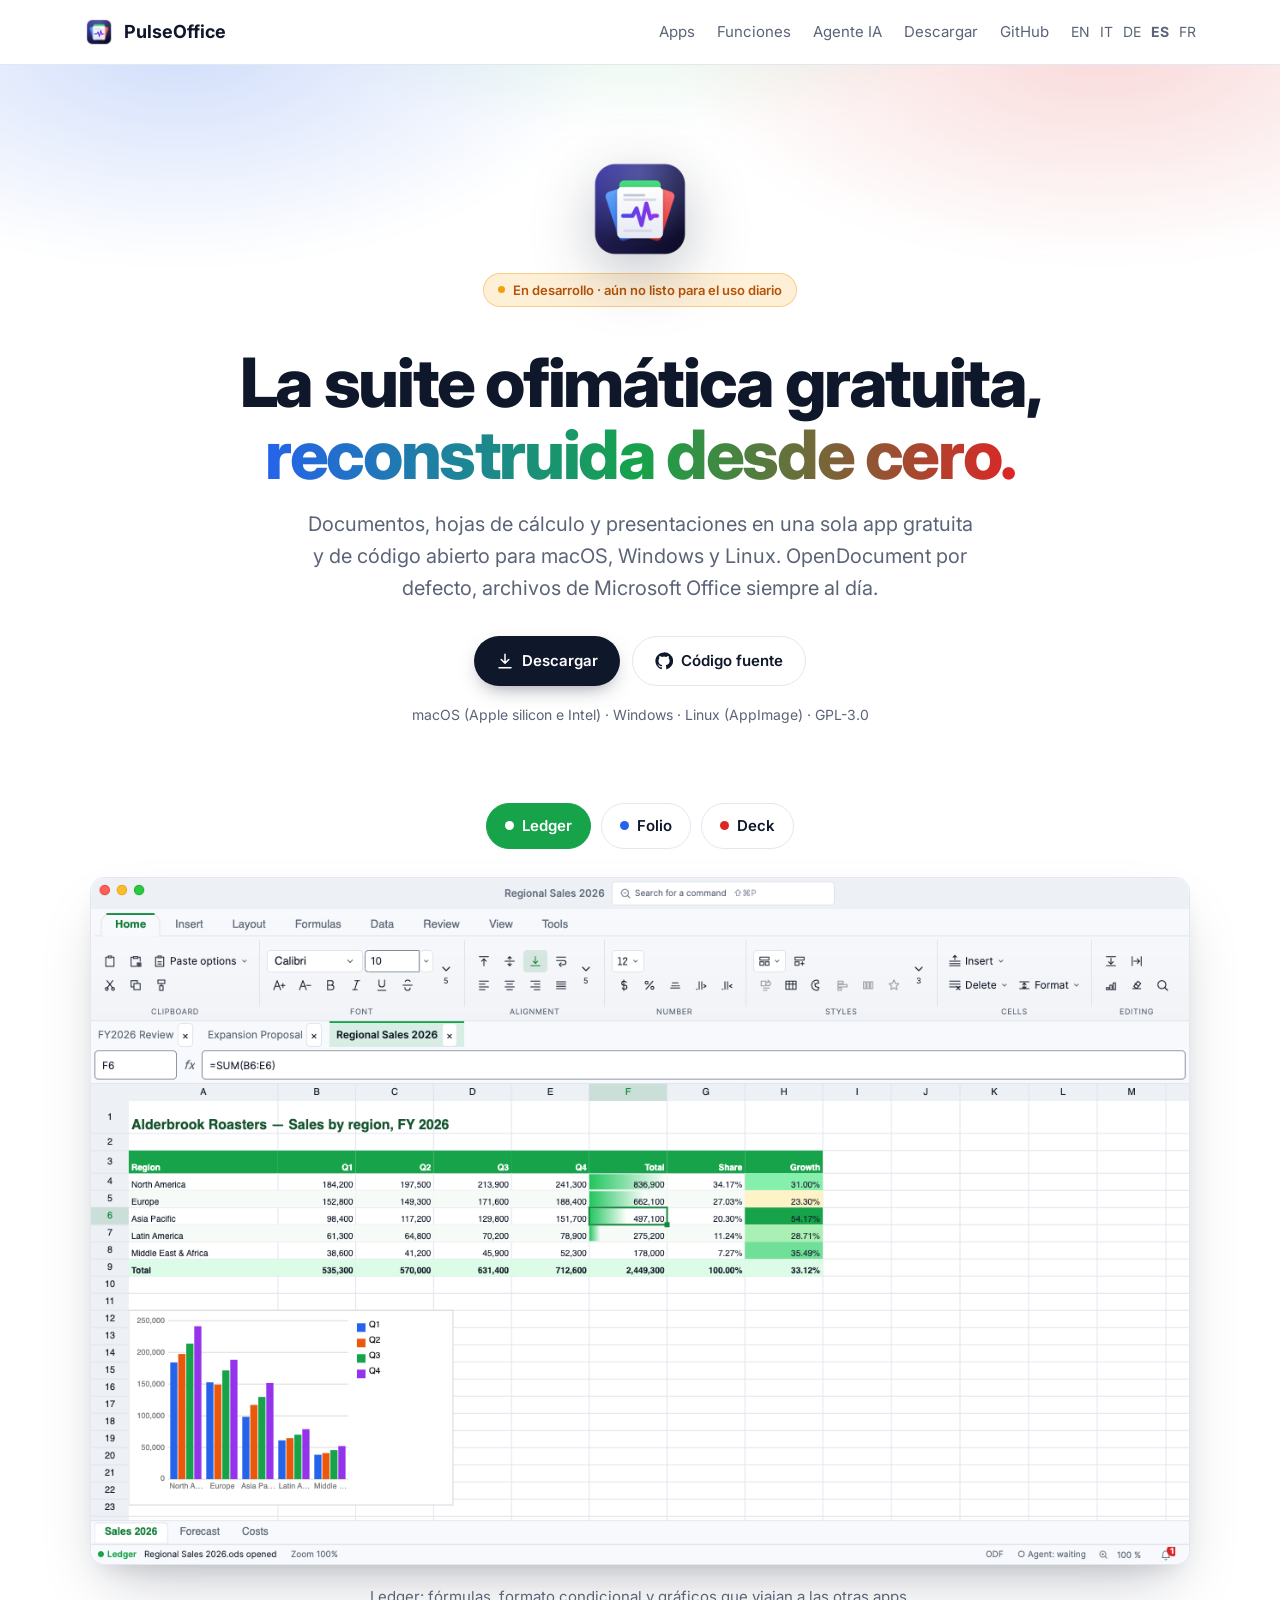
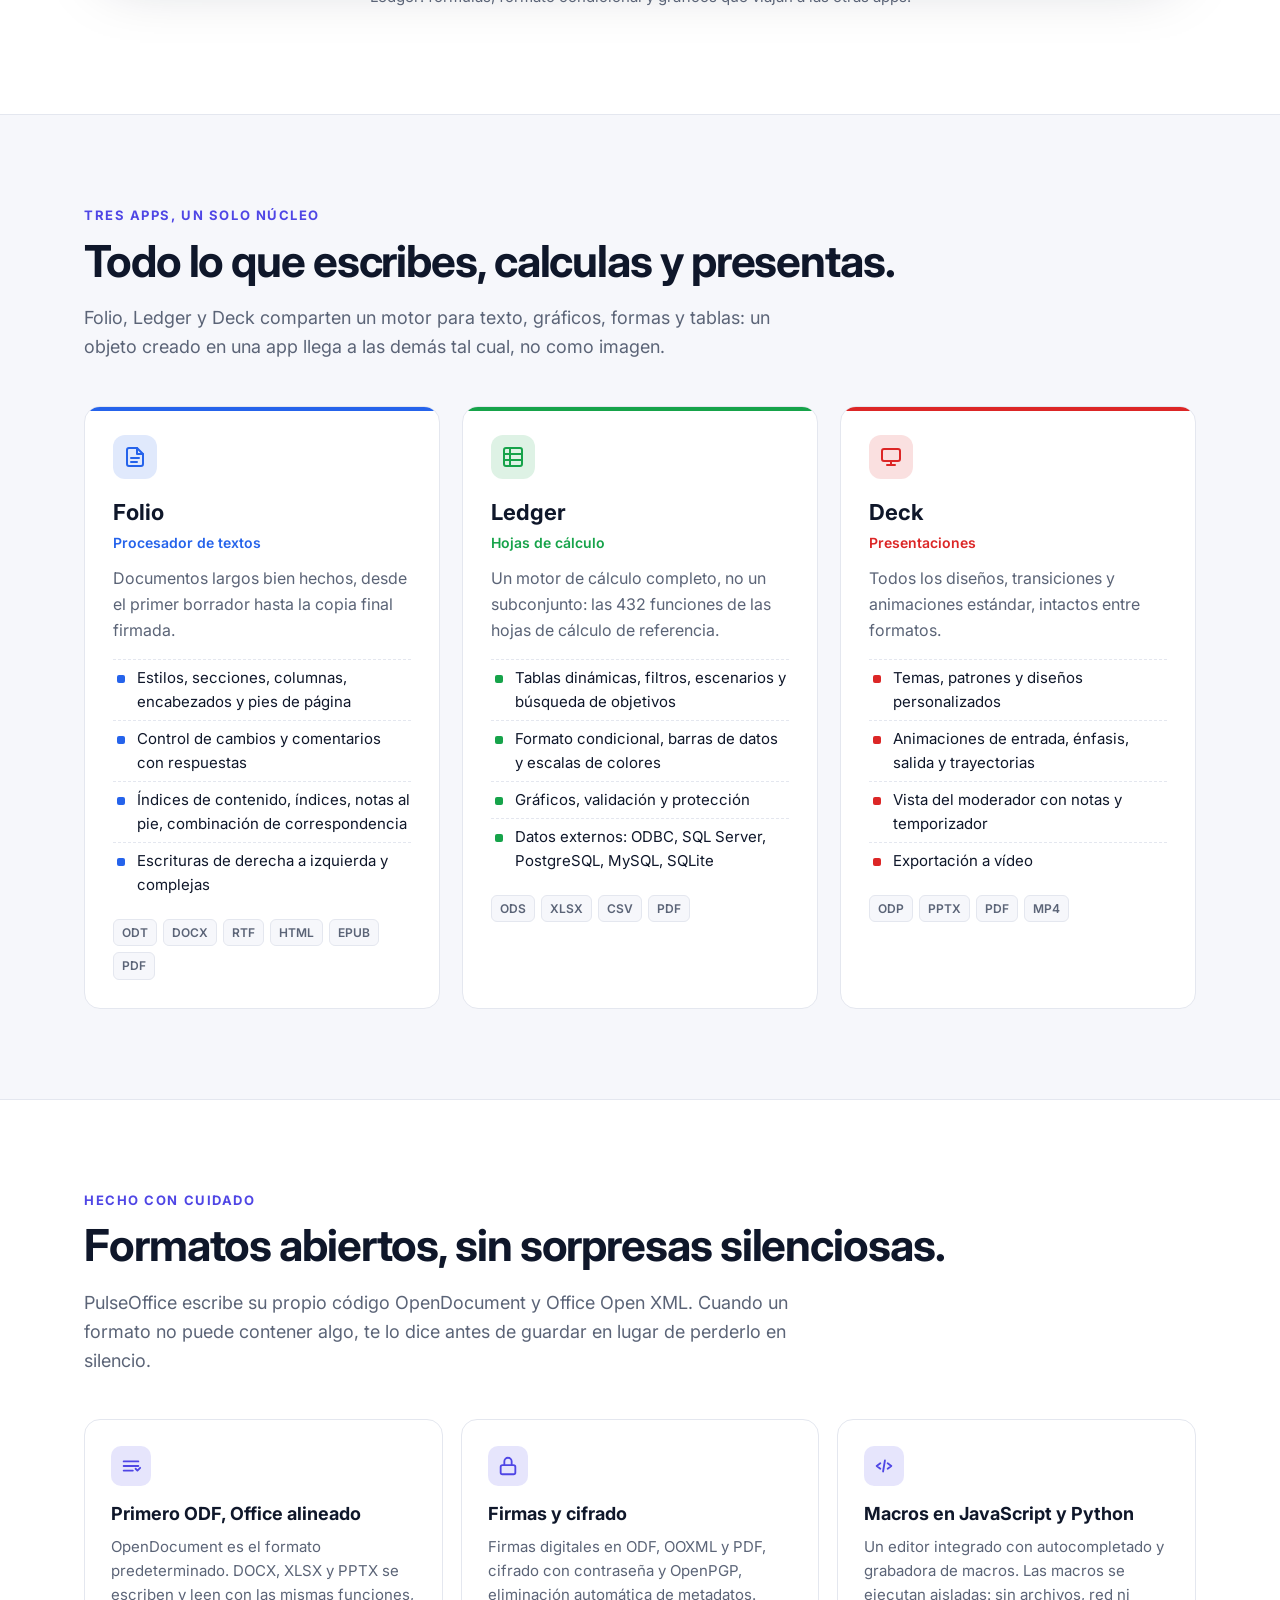
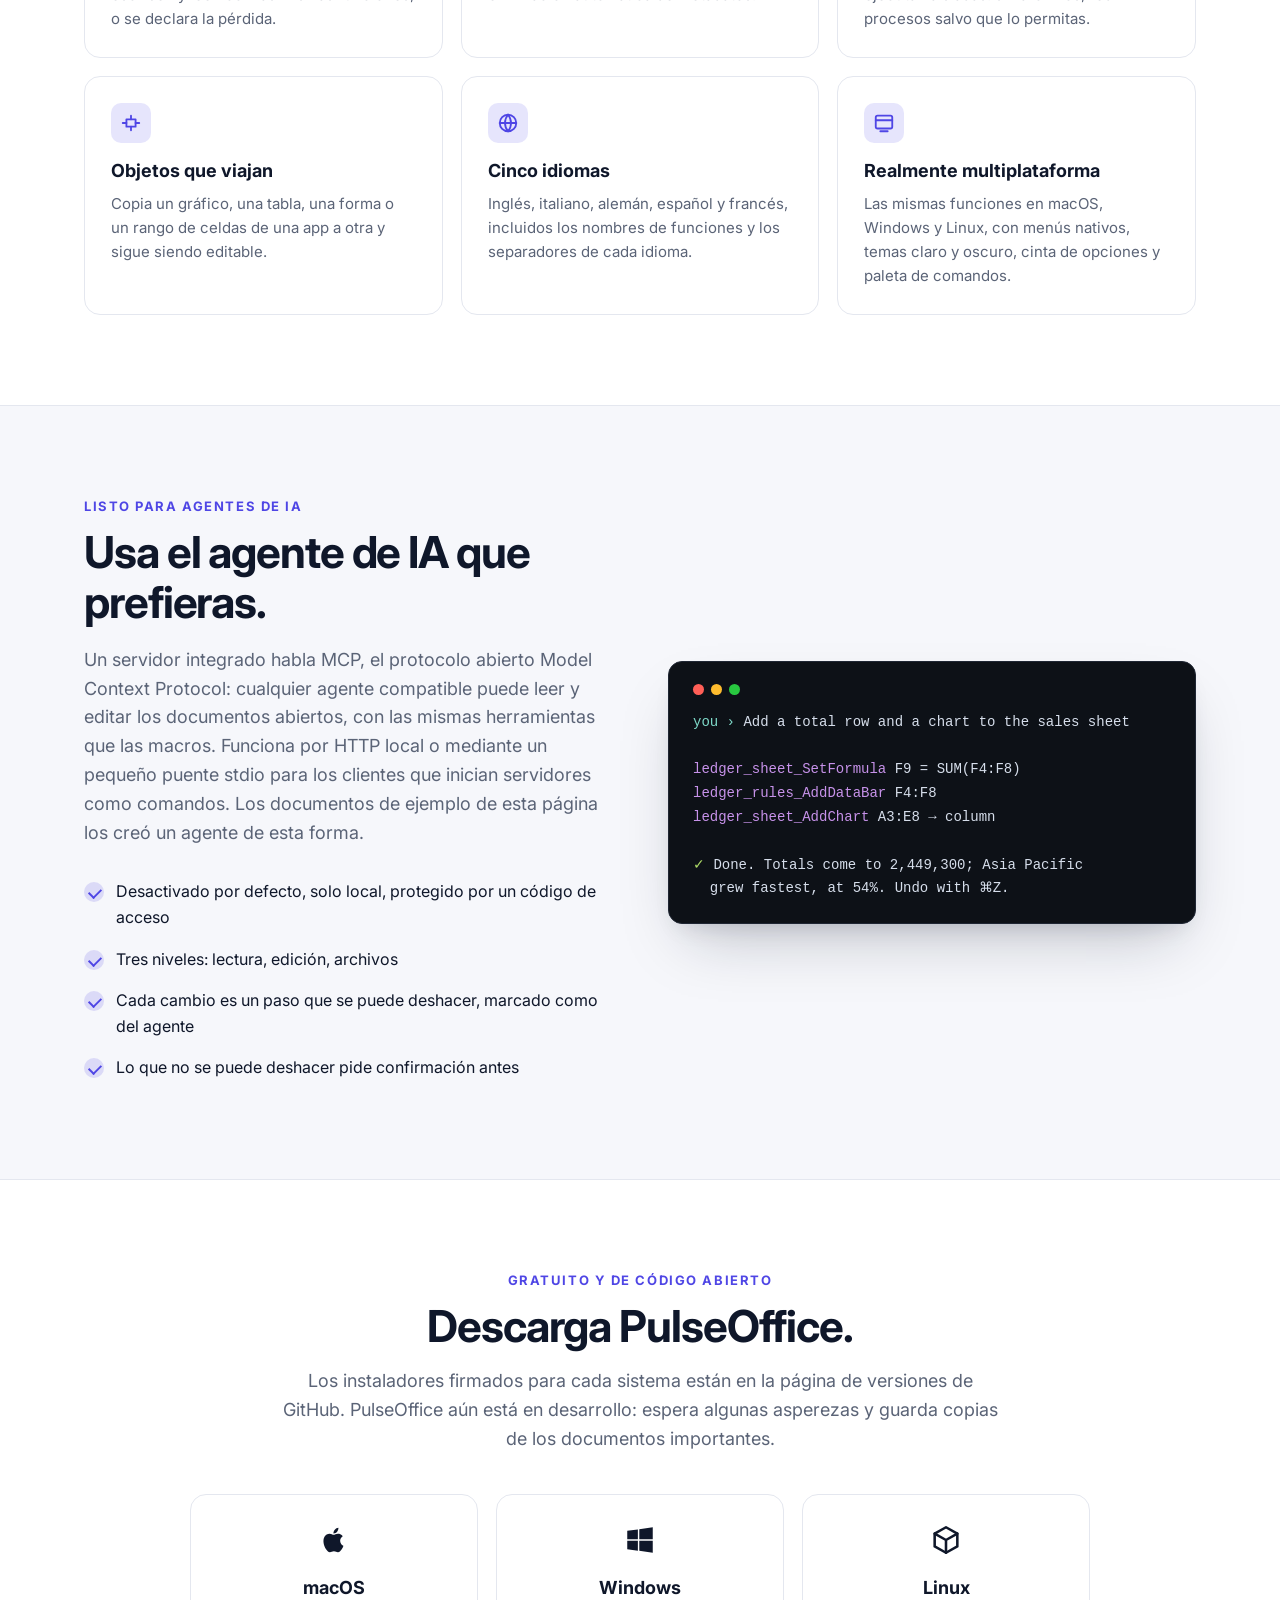
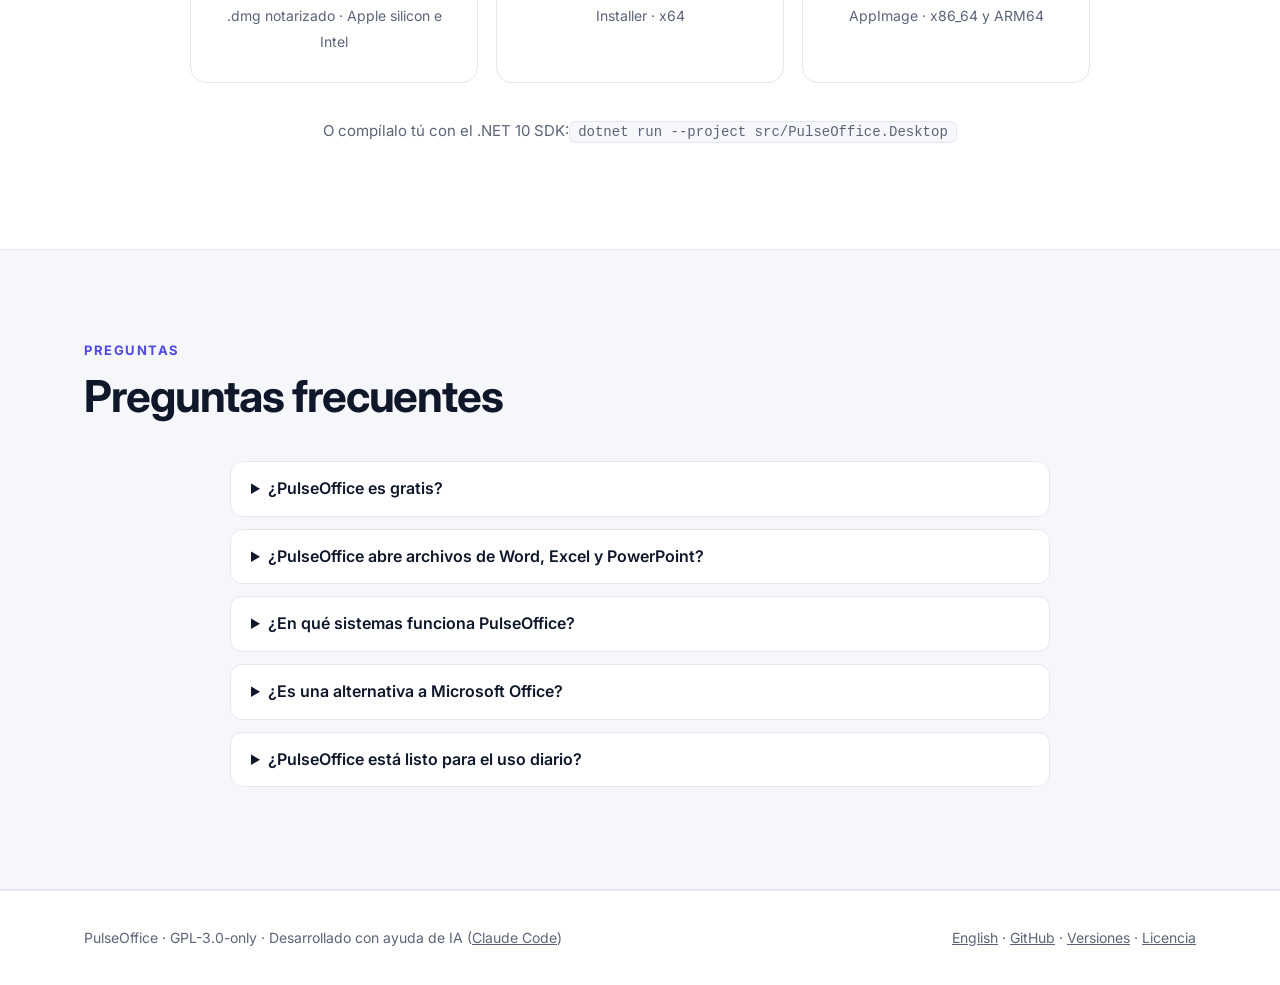
<file: es/index.html>
<!doctype html>
<html lang="es">
<head>
<meta charset="utf-8">
<meta name="viewport" content="width=device-width, initial-scale=1">
<title>PulseOffice — Suite ofimática gratuita y de código abierto para Linux, Windows y macOS</title>
<meta name="description" content="PulseOffice es una suite ofimática gratuita y de código abierto para Linux, Windows y macOS: procesador de textos, hoja de cálculo y presentaciones que abren y guardan ODT, ODS, ODP, DOCX, XLSX y PPTX. Una alternativa moderna a Microsoft Office.">
<link rel="canonical" href="https://pulseoffice.github.io/es/">
<link rel="alternate" hreflang="en" href="https://pulseoffice.github.io/">
<link rel="alternate" hreflang="it" href="https://pulseoffice.github.io/it/">
<link rel="alternate" hreflang="de" href="https://pulseoffice.github.io/de/">
<link rel="alternate" hreflang="es" href="https://pulseoffice.github.io/es/">
<link rel="alternate" hreflang="fr" href="https://pulseoffice.github.io/fr/">
<link rel="alternate" hreflang="x-default" href="https://pulseoffice.github.io/">
<meta name="theme-color" content="#4f46e5">
<meta property="og:type" content="website">
<meta property="og:site_name" content="PulseOffice">
<meta property="og:url" content="https://pulseoffice.github.io/es/">
<meta property="og:title" content="PulseOffice — Suite ofimática gratuita y de código abierto">
<meta property="og:description" content="Documentos, hojas de cálculo y presentaciones para Linux, Windows y macOS. Abre y guarda archivos ODF y de Microsoft Office.">
<meta property="og:image" content="https://pulseoffice.github.io/assets/ledger.png">
<meta property="og:image:width" content="1280">
<meta property="og:image:height" content="800">
<meta property="og:image:alt" content="Ledger, la hoja de cálculo de PulseOffice, con fórmulas, barras de datos y un gráfico">
<meta property="og:locale" content="es_ES">
<meta property="og:locale:alternate" content="en_US">
<meta property="og:locale:alternate" content="it_IT">
<meta property="og:locale:alternate" content="de_DE">
<meta property="og:locale:alternate" content="fr_FR">
<meta name="twitter:card" content="summary_large_image">
<meta name="twitter:title" content="PulseOffice — Suite ofimática gratuita y de código abierto">
<meta name="twitter:description" content="Documentos, hojas de cálculo y presentaciones para Linux, Windows y macOS.">
<meta name="twitter:image" content="https://pulseoffice.github.io/assets/ledger.png">
<script type="application/ld+json">
{
  "@context": "https://schema.org",
  "@graph": [
    {
      "@type": "SoftwareApplication",
      "name": "PulseOffice",
      "url": "https://pulseoffice.github.io/",
      "applicationCategory": "BusinessApplication",
      "applicationSubCategory": "Office suite",
      "operatingSystem": "Linux, Windows, macOS",
      "description": "Free, open-source office suite with a word processor (Folio), a spreadsheet (Ledger) and a presentation app (Deck). Opens and saves ODT, ODS, ODP, DOCX, XLSX and PPTX.",
      "license": "https://www.gnu.org/licenses/gpl-3.0.html",
      "isAccessibleForFree": true,
      "offers": { "@type": "Offer", "price": "0", "priceCurrency": "EUR" },
      "downloadUrl": "https://github.com/pulseoffice/pulseoffice/releases/latest",
      "screenshot": ["https://pulseoffice.github.io/assets/ledger.png", "https://pulseoffice.github.io/assets/folio.png", "https://pulseoffice.github.io/assets/deck.png"],
      "image": "https://pulseoffice.github.io/assets/icon.png",
      "inLanguage": ["en", "it", "de", "es", "fr"],
      "featureList": ["Word processor", "Spreadsheet with 432 functions", "Presentations", "ODF and Office Open XML", "Macros in JavaScript and Python", "AI agent via MCP"],
      "codeRepository": "https://github.com/pulseoffice/pulseoffice"
    },
    {
      "@type": "WebSite",
      "name": "PulseOffice",
      "url": "https://pulseoffice.github.io/es/",
      "inLanguage": "es"
    },
    {
      "@type": "FAQPage",
      "mainEntity": [
        { "@type": "Question", "name": "¿PulseOffice es gratis?", "acceptedAnswer": { "@type": "Answer", "text": "Sí. PulseOffice es gratuito y de código abierto con licencia GPL-3.0, sin suscripción y sin cuenta." } },
        { "@type": "Question", "name": "¿PulseOffice abre archivos de Word, Excel y PowerPoint?", "acceptedAnswer": { "@type": "Answer", "text": "Sí. Abre y guarda DOCX, XLSX y PPTX además de los formatos OpenDocument ODT, ODS y ODP, y avisa antes de guardar si un formato no puede contener algo." } },
        { "@type": "Question", "name": "¿En qué sistemas funciona PulseOffice?", "acceptedAnswer": { "@type": "Answer", "text": "Linux (AppImage para x86_64 y ARM64), Windows (instalador x64) y macOS (Apple silicon e Intel)." } },
        { "@type": "Question", "name": "¿PulseOffice está listo para el uso diario?", "acceptedAnswer": { "@type": "Answer", "text": "Todavía no. Está en desarrollo activo: pruébalo, informa de los problemas en GitHub y guarda copias de los documentos importantes." } }
      ]
    }
  ]
}
</script>
<link rel="icon" type="image/png" href="/assets/icon.png">
<link rel="apple-touch-icon" href="/assets/icon.png">
<link rel="preconnect" href="https://fonts.googleapis.com">
<link rel="preconnect" href="https://fonts.gstatic.com" crossorigin>
<link href="https://fonts.googleapis.com/css2?family=Inter:wght@400;500;600;700;800&display=swap" rel="stylesheet">
<link rel="stylesheet" href="/assets/site.css">
</head>
<body>

<nav class="top">
  <div class="wrap">
    <a class="brand" href="/es/"><img src="/assets/icon.png" alt="">PulseOffice</a>
    <div class="links">
      <a href="#modules" class="hide-xs">Apps</a>
      <a href="#features" class="hide-sm">Funciones</a>
      <a href="#agent" class="hide-sm">Agente IA</a>
      <a href="#download">Descargar</a>
      <a href="https://github.com/pulseoffice/pulseoffice">GitHub</a>
      <span class="lang"><a href="/" hreflang="en" lang="en">EN</a><a href="/it/" hreflang="it" lang="it">IT</a><a href="/de/" hreflang="de" lang="de">DE</a><a href="/es/" hreflang="es" lang="es" aria-current="page">ES</a><a href="/fr/" hreflang="fr" lang="fr">FR</a></span>
    </div>
  </div>
</nav>

<header class="hero">
  <div class="wrap">
    <img class="logo" src="/assets/icon.png" width="112" height="112" alt="Icono de PulseOffice">
    <div><span class="wip"><i></i>En desarrollo · aún no listo para el uso diario</span></div>
    <h1>La suite ofimática gratuita,<br><span class="grad">reconstruida desde cero.</span></h1>
    <p class="lead">Documentos, hojas de cálculo y presentaciones en una sola app gratuita y de código abierto para macOS, Windows y Linux. OpenDocument por defecto, archivos de Microsoft Office siempre al día.</p>
    <div class="actions">
      <a class="button primary" href="https://github.com/pulseoffice/pulseoffice/releases/latest">
        <svg viewBox="0 0 24 24" fill="none" stroke="currentColor" stroke-width="2" stroke-linecap="round" stroke-linejoin="round"><path d="M12 3v12m0 0l-5-5m5 5l5-5M4 21h16"/></svg>Descargar</a>
      <a class="button ghost" href="https://github.com/pulseoffice/pulseoffice">
        <svg viewBox="0 0 24 24" fill="currentColor"><path d="M12 .5a11.5 11.5 0 00-3.64 22.41c.58.1.79-.25.79-.56v-2c-3.2.7-3.88-1.37-3.88-1.37-.52-1.33-1.28-1.69-1.28-1.69-1.05-.71.08-.7.08-.7 1.16.08 1.77 1.2 1.77 1.2 1.03 1.77 2.7 1.26 3.36.96.1-.75.4-1.26.73-1.55-2.55-.29-5.24-1.28-5.24-5.69 0-1.26.45-2.29 1.19-3.1-.12-.29-.52-1.46.11-3.05 0 0 .97-.31 3.17 1.18a11 11 0 015.78 0c2.2-1.49 3.17-1.18 3.17-1.18.63 1.59.23 2.76.11 3.05.74.81 1.19 1.84 1.19 3.1 0 4.42-2.7 5.4-5.26 5.68.41.36.78 1.06.78 2.14v3.17c0 .31.21.67.8.56A11.5 11.5 0 0012 .5z"/></svg>Código fuente</a>
    </div>
    <div class="platforms">macOS (Apple silicon e Intel) · Windows · Linux (AppImage) · GPL-3.0</div>
  </div>
</header>

<div class="showcase">
  <div class="wrap">
    <div class="tabs" role="tablist">
      <button class="tab" role="tab" style="--c: var(--ledger)" aria-selected="true" data-shot="ledger"><span class="dot"></span>Ledger</button>
      <button class="tab" role="tab" style="--c: var(--folio)" aria-selected="false" data-shot="folio"><span class="dot"></span>Folio</button>
      <button class="tab" role="tab" style="--c: var(--deck)" aria-selected="false" data-shot="deck"><span class="dot"></span>Deck</button>
    </div>
    <div class="frame"><img id="shot" src="/assets/ledger.png" width="1280" height="800" alt="Ledger con una hoja de ventas por región, fórmulas, barras de datos, escala de colores y gráfico de columnas"></div>
    <p class="caption" id="caption">Ledger: fórmulas, formato condicional y gráficos que viajan a las otras apps.</p>
  </div>
</div>

<section class="soft" id="modules">
  <div class="wrap">
    <div class="eyebrow">Tres apps, un solo núcleo</div>
    <h2>Todo lo que escribes, calculas y presentas.</h2>
    <p class="intro">Folio, Ledger y Deck comparten un motor para texto, gráficos, formas y tablas: un objeto creado en una app llega a las demás tal cual, no como imagen.</p>
    <div class="modules">
      <article class="module" style="--c: var(--folio)">
        <div class="badge"><svg viewBox="0 0 24 24" fill="none" stroke="currentColor" stroke-width="2" stroke-linecap="round" stroke-linejoin="round"><path d="M14 3H6a2 2 0 00-2 2v14a2 2 0 002 2h12a2 2 0 002-2V9z"/><path d="M14 3v6h6M8 13h8M8 17h6"/></svg></div>
        <h3>Folio</h3>
        <div class="kind">Procesador de textos</div>
        <p>Documentos largos bien hechos, desde el primer borrador hasta la copia final firmada.</p>
        <ul>
          <li>Estilos, secciones, columnas, encabezados y pies de página</li>
          <li>Control de cambios y comentarios con respuestas</li>
          <li>Índices de contenido, índices, notas al pie, combinación de correspondencia</li>
          <li>Escrituras de derecha a izquierda y complejas</li>
        </ul>
        <div class="formats"><span>ODT</span><span>DOCX</span><span>RTF</span><span>HTML</span><span>EPUB</span><span>PDF</span></div>
      </article>
      <article class="module" style="--c: var(--ledger)">
        <div class="badge"><svg viewBox="0 0 24 24" fill="none" stroke="currentColor" stroke-width="2" stroke-linecap="round" stroke-linejoin="round"><rect x="3" y="3" width="18" height="18" rx="2"/><path d="M3 9h18M3 15h18M9 3v18"/></svg></div>
        <h3>Ledger</h3>
        <div class="kind">Hojas de cálculo</div>
        <p>Un motor de cálculo completo, no un subconjunto: las 432 funciones de las hojas de cálculo de referencia.</p>
        <ul>
          <li>Tablas dinámicas, filtros, escenarios y búsqueda de objetivos</li>
          <li>Formato condicional, barras de datos y escalas de colores</li>
          <li>Gráficos, validación y protección</li>
          <li>Datos externos: ODBC, SQL Server, PostgreSQL, MySQL, SQLite</li>
        </ul>
        <div class="formats"><span>ODS</span><span>XLSX</span><span>CSV</span><span>PDF</span></div>
      </article>
      <article class="module" style="--c: var(--deck)">
        <div class="badge"><svg viewBox="0 0 24 24" fill="none" stroke="currentColor" stroke-width="2" stroke-linecap="round" stroke-linejoin="round"><rect x="3" y="4" width="18" height="12" rx="2"/><path d="M12 16v4M8 20h8"/></svg></div>
        <h3>Deck</h3>
        <div class="kind">Presentaciones</div>
        <p>Todos los diseños, transiciones y animaciones estándar, intactos entre formatos.</p>
        <ul>
          <li>Temas, patrones y diseños personalizados</li>
          <li>Animaciones de entrada, énfasis, salida y trayectorias</li>
          <li>Vista del moderador con notas y temporizador</li>
          <li>Exportación a vídeo</li>
        </ul>
        <div class="formats"><span>ODP</span><span>PPTX</span><span>PDF</span><span>MP4</span></div>
      </article>
    </div>
  </div>
</section>

<section id="features">
  <div class="wrap">
    <div class="eyebrow">Hecho con cuidado</div>
    <h2>Formatos abiertos, sin sorpresas silenciosas.</h2>
    <p class="intro">PulseOffice escribe su propio código OpenDocument y Office Open XML. Cuando un formato no puede contener algo, te lo dice antes de guardar en lugar de perderlo en silencio.</p>
    <div class="features">
      <div class="feature">
        <div class="icon"><svg viewBox="0 0 24 24" fill="none" stroke="currentColor" stroke-width="2" stroke-linecap="round" stroke-linejoin="round"><path d="M4 7h16M4 12h16M4 17h10"/><path d="M17 15l2 2 3-3"/></svg></div>
        <h3>Primero ODF, Office alineado</h3>
        <p>OpenDocument es el formato predeterminado. DOCX, XLSX y PPTX se escriben y leen con las mismas funciones, o se declara la pérdida.</p>
      </div>
      <div class="feature">
        <div class="icon"><svg viewBox="0 0 24 24" fill="none" stroke="currentColor" stroke-width="2" stroke-linecap="round" stroke-linejoin="round"><rect x="4" y="11" width="16" height="10" rx="2"/><path d="M8 11V7a4 4 0 018 0v4"/></svg></div>
        <h3>Firmas y cifrado</h3>
        <p>Firmas digitales en ODF, OOXML y PDF, cifrado con contraseña y OpenPGP, eliminación automática de metadatos.</p>
      </div>
      <div class="feature">
        <div class="icon"><svg viewBox="0 0 24 24" fill="none" stroke="currentColor" stroke-width="2" stroke-linecap="round" stroke-linejoin="round"><path d="M8 9l-4 3 4 3M16 9l4 3-4 3M13 6l-2 12"/></svg></div>
        <h3>Macros en JavaScript y Python</h3>
        <p>Un editor integrado con autocompletado y grabadora de macros. Las macros se ejecutan aisladas: sin archivos, red ni procesos salvo que lo permitas.</p>
      </div>
      <div class="feature">
        <div class="icon"><svg viewBox="0 0 24 24" fill="none" stroke="currentColor" stroke-width="2" stroke-linecap="round" stroke-linejoin="round"><path d="M7 8h10v8H7z"/><path d="M3 12h4M17 12h4M12 4v4M12 16v4"/></svg></div>
        <h3>Objetos que viajan</h3>
        <p>Copia un gráfico, una tabla, una forma o un rango de celdas de una app a otra y sigue siendo editable.</p>
      </div>
      <div class="feature">
        <div class="icon"><svg viewBox="0 0 24 24" fill="none" stroke="currentColor" stroke-width="2" stroke-linecap="round" stroke-linejoin="round"><circle cx="12" cy="12" r="9"/><path d="M3 12h18M12 3a14 14 0 010 18M12 3a14 14 0 000 18"/></svg></div>
        <h3>Cinco idiomas</h3>
        <p>Inglés, italiano, alemán, español y francés, incluidos los nombres de funciones y los separadores de cada idioma.</p>
      </div>
      <div class="feature">
        <div class="icon"><svg viewBox="0 0 24 24" fill="none" stroke="currentColor" stroke-width="2" stroke-linecap="round" stroke-linejoin="round"><rect x="3" y="4" width="18" height="14" rx="2"/><path d="M8 21h8M3 9h18"/></svg></div>
        <h3>Realmente multiplataforma</h3>
        <p>Las mismas funciones en macOS, Windows y Linux, con menús nativos, temas claro y oscuro, cinta de opciones y paleta de comandos.</p>
      </div>
    </div>
  </div>
</section>

<section class="soft" id="agent">
  <div class="wrap split">
    <div>
      <div class="eyebrow">Listo para agentes de IA</div>
      <h2>Usa el agente de IA que prefieras.</h2>
      <p class="intro">Un servidor integrado habla MCP, el protocolo abierto Model Context Protocol: cualquier agente compatible puede leer y editar los documentos abiertos, con las mismas herramientas que las macros. Funciona por HTTP local o mediante un pequeño puente stdio para los clientes que inician servidores como comandos. Los documentos de ejemplo de esta página los creó un agente de esta forma.</p>
      <ul class="checks">
        <li>Desactivado por defecto, solo local, protegido por un código de acceso</li>
        <li>Tres niveles: lectura, edición, archivos</li>
        <li>Cada cambio es un paso que se puede deshacer, marcado como del agente</li>
        <li>Lo que no se puede deshacer pide confirmación antes</li>
      </ul>
    </div>
    <div class="terminal" aria-label="Ejemplo de sesión con un agente">
      <div class="dots"><i></i><i></i><i></i></div>
      <div><span class="you">you ›</span> Add a total row and a chart to the sales sheet</div>
      <div class="dim">&nbsp;</div>
      <div><span class="tool">ledger_sheet_SetFormula</span> F9 = SUM(F4:F8)</div>
      <div><span class="tool">ledger_rules_AddDataBar</span> F4:F8</div>
      <div><span class="tool">ledger_sheet_AddChart</span> A3:E8 → column</div>
      <div class="dim">&nbsp;</div>
      <div><span class="ok">✓</span> Done. Totals come to 2,449,300; Asia Pacific</div>
      <div>&nbsp;&nbsp;grew fastest, at 54%. Undo with ⌘Z.</div>
    </div>
  </div>
</section>

<section class="download" id="download">
  <div class="wrap">
    <div class="eyebrow">Gratuito y de código abierto</div>
    <h2>Descarga PulseOffice.</h2>
    <p class="intro" style="margin: 0 auto">Los instaladores firmados para cada sistema están en la página de versiones de GitHub. PulseOffice aún está en desarrollo: espera algunas asperezas y guarda copias de los documentos importantes.</p>
    <div class="cards">
      <a class="card" href="https://github.com/pulseoffice/pulseoffice/releases/latest">
        <svg viewBox="0 0 24 24" fill="currentColor"><path d="M16.37 12.6c-.02-2.2 1.8-3.26 1.88-3.31-1.03-1.5-2.62-1.7-3.18-1.73-1.35-.14-2.64.8-3.33.8-.69 0-1.74-.78-2.86-.76-1.47.02-2.83.86-3.59 2.17-1.53 2.66-.39 6.6 1.1 8.76.73 1.06 1.6 2.24 2.73 2.2 1.1-.05 1.51-.71 2.84-.71 1.32 0 1.7.71 2.86.69 1.18-.02 1.93-1.07 2.65-2.13.84-1.22 1.18-2.41 1.2-2.47-.03-.01-2.3-.88-2.3-3.51zM14.2 6.13c.6-.73 1.01-1.75.9-2.76-.87.04-1.92.58-2.54 1.31-.56.64-1.05 1.67-.92 2.66.97.08 1.96-.49 2.56-1.21z"/></svg>
        <strong>macOS</strong>
        <span>.dmg notarizado · Apple silicon e Intel</span>
      </a>
      <a class="card" href="https://github.com/pulseoffice/pulseoffice/releases/latest">
        <svg viewBox="0 0 24 24" fill="currentColor"><path d="M3 5.5l7.5-1v7H3zM11.5 4.4L21 3v8.5h-9.5zM3 12.5h7.5v7L3 18.5zM11.5 12.5H21V21l-9.5-1.4z"/></svg>
        <strong>Windows</strong>
        <span>Installer · x64</span>
      </a>
      <a class="card" href="https://github.com/pulseoffice/pulseoffice/releases/latest">
        <svg viewBox="0 0 24 24" fill="none" stroke="currentColor" stroke-width="1.8" stroke-linecap="round" stroke-linejoin="round"><path d="M12 3l8 4.5v9L12 21l-8-4.5v-9z"/><path d="M12 12l8-4.5M12 12v9M12 12L4 7.5"/></svg>
        <strong>Linux</strong>
        <span>AppImage · x86_64 y ARM64</span>
      </a>
    </div>
    <p class="build">O compílalo tú con el .NET 10 SDK:<code>dotnet run --project src/PulseOffice.Desktop</code></p>
  </div>
</section>

<section class="soft" id="faq">
  <div class="wrap">
    <div class="eyebrow">Preguntas</div>
    <h2>Preguntas frecuentes</h2>
    <div class="faq">
      <details><summary>¿PulseOffice es gratis?</summary><p>Sí. PulseOffice es gratuito y de código abierto con licencia GPL-3.0, sin suscripción y sin cuenta.</p></details>
      <details><summary>¿PulseOffice abre archivos de Word, Excel y PowerPoint?</summary><p>Sí. Abre y guarda DOCX, XLSX y PPTX además de los formatos OpenDocument ODT, ODS y ODP, y avisa antes de guardar si un formato no puede contener algo.</p></details>
      <details><summary>¿En qué sistemas funciona PulseOffice?</summary><p>Linux (AppImage para x86_64 y ARM64), Windows (instalador x64) y macOS (Apple silicon e Intel).</p></details>
      <details><summary>¿Es una alternativa a Microsoft Office?</summary><p>Ese es el objetivo: documentos, hojas de cálculo y presentaciones con los mismos formatos, gratis y en todos los sistemas.</p></details>
      <details><summary>¿PulseOffice está listo para el uso diario?</summary><p>Todavía no. Está en desarrollo activo: pruébalo, informa de los problemas en GitHub y guarda copias de los documentos importantes.</p></details>
    </div>
  </div>
</section>

<footer>
  <div class="wrap">
    <div>PulseOffice · GPL-3.0-only · Desarrollado con ayuda de IA (<a href="https://claude.com/claude-code">Claude Code</a>)</div>
    <div><a href="/">English</a> · <a href="https://github.com/pulseoffice/pulseoffice">GitHub</a> · <a href="https://github.com/pulseoffice/pulseoffice/releases">Versiones</a> · <a href="https://github.com/pulseoffice/pulseoffice/blob/main/LICENSE">Licencia</a></div>
    <div class="lang"><a href="/" hreflang="en" lang="en">EN</a><a href="/it/" hreflang="it" lang="it">IT</a><a href="/de/" hreflang="de" lang="de">DE</a><a href="/es/" hreflang="es" lang="es" aria-current="page">ES</a><a href="/fr/" hreflang="fr" lang="fr">FR</a></div>
  </div>
</footer>

<script>
const captions = {
  ledger: "Ledger: fórmulas, formato condicional y gráficos que viajan a las otras apps.",
  folio: "Folio: estilos, listas y tablas en una propuesta lista para compartir en ODT, DOCX o PDF.",
  deck: "Deck: temas, patrones, transiciones y vista del moderador.",
};
const alts = {
  ledger: "Ledger con una hoja de ventas por región, fórmulas, barras de datos, escala de colores y gráfico de columnas",
  folio: "Folio con una propuesta comercial con título, encabezados y texto",
  deck: "Deck con una diapositiva de título de tema oscuro, la lista de diapositivas y el panel de transiciones",
};
const shot = document.getElementById("shot");
const caption = document.getElementById("caption");
for (const tab of document.querySelectorAll(".tab")) {
  tab.addEventListener("click", () => {
    for (const other of document.querySelectorAll(".tab")) other.setAttribute("aria-selected", String(other === tab));
    shot.src = `/assets/${tab.dataset.shot}.png`;
    shot.alt = alts[tab.dataset.shot];
    caption.textContent = captions[tab.dataset.shot];
  });
}
</script>
</body>
</html>
</file>
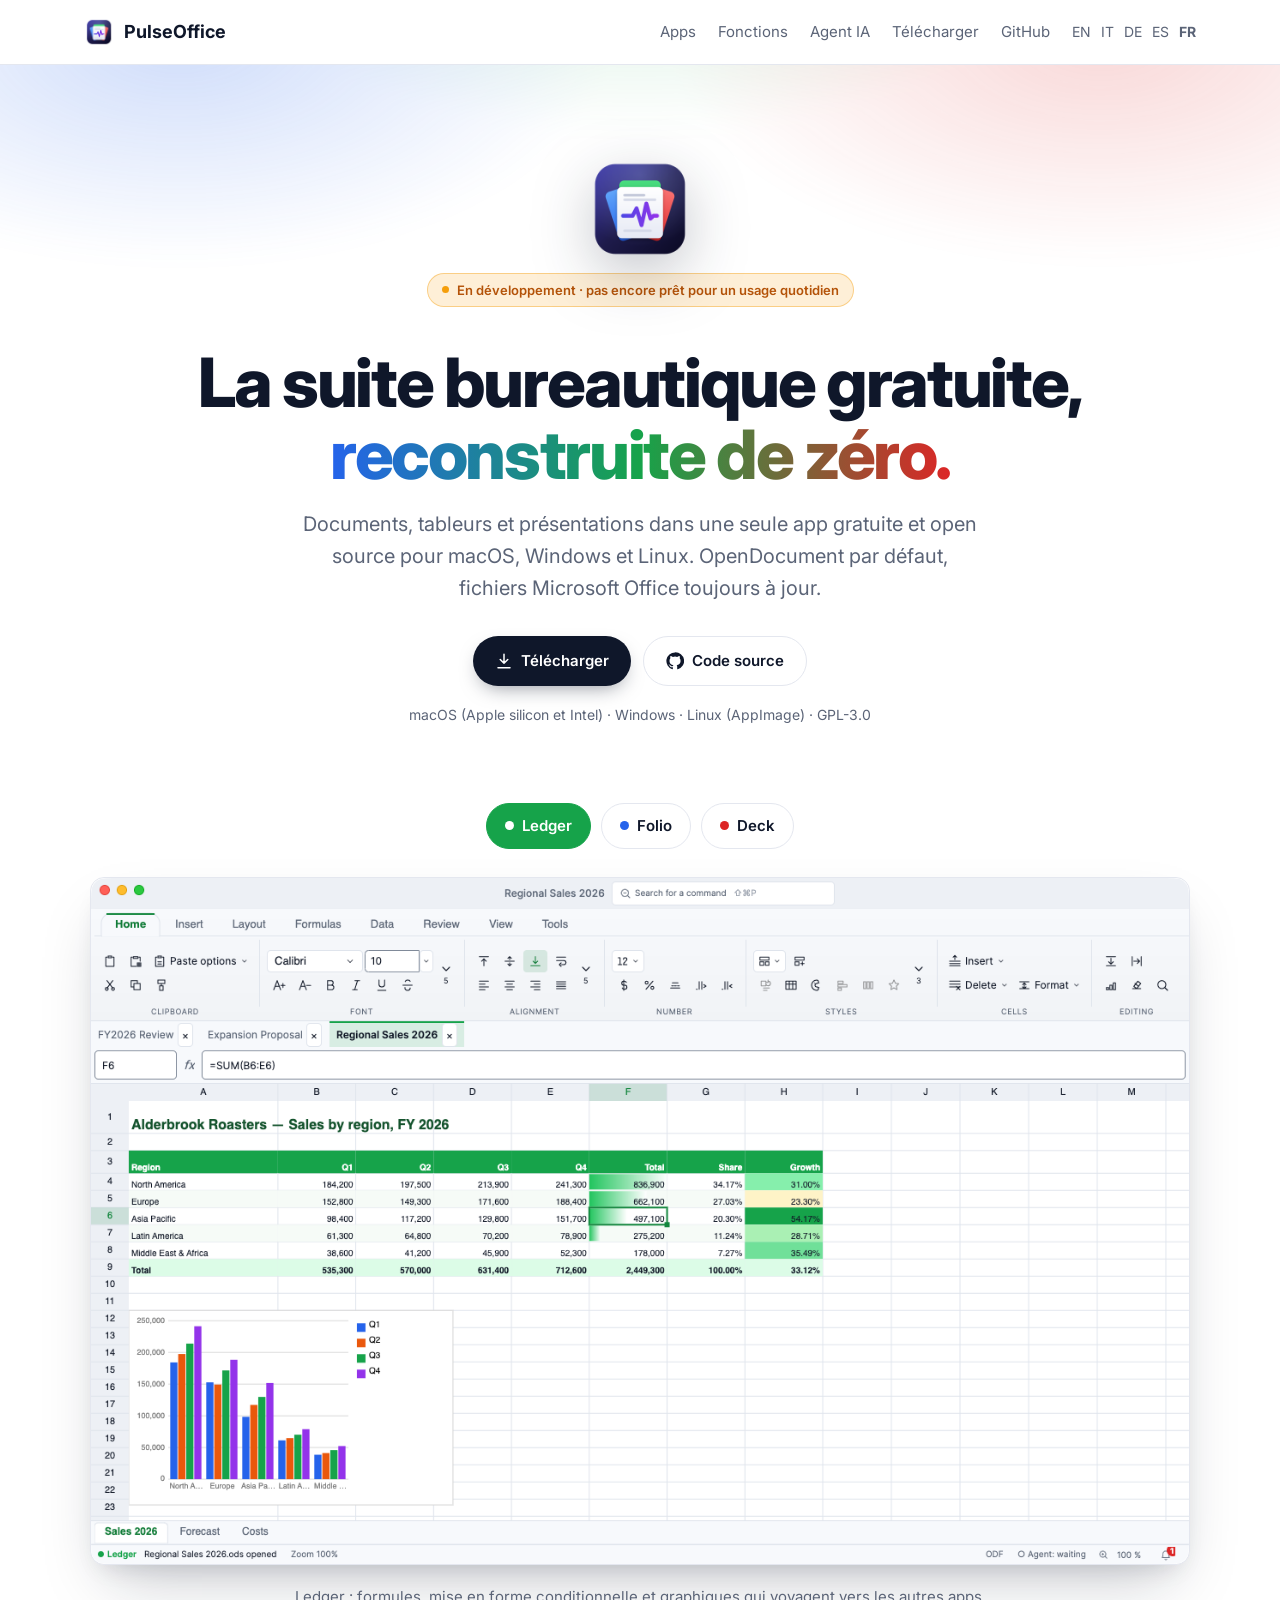
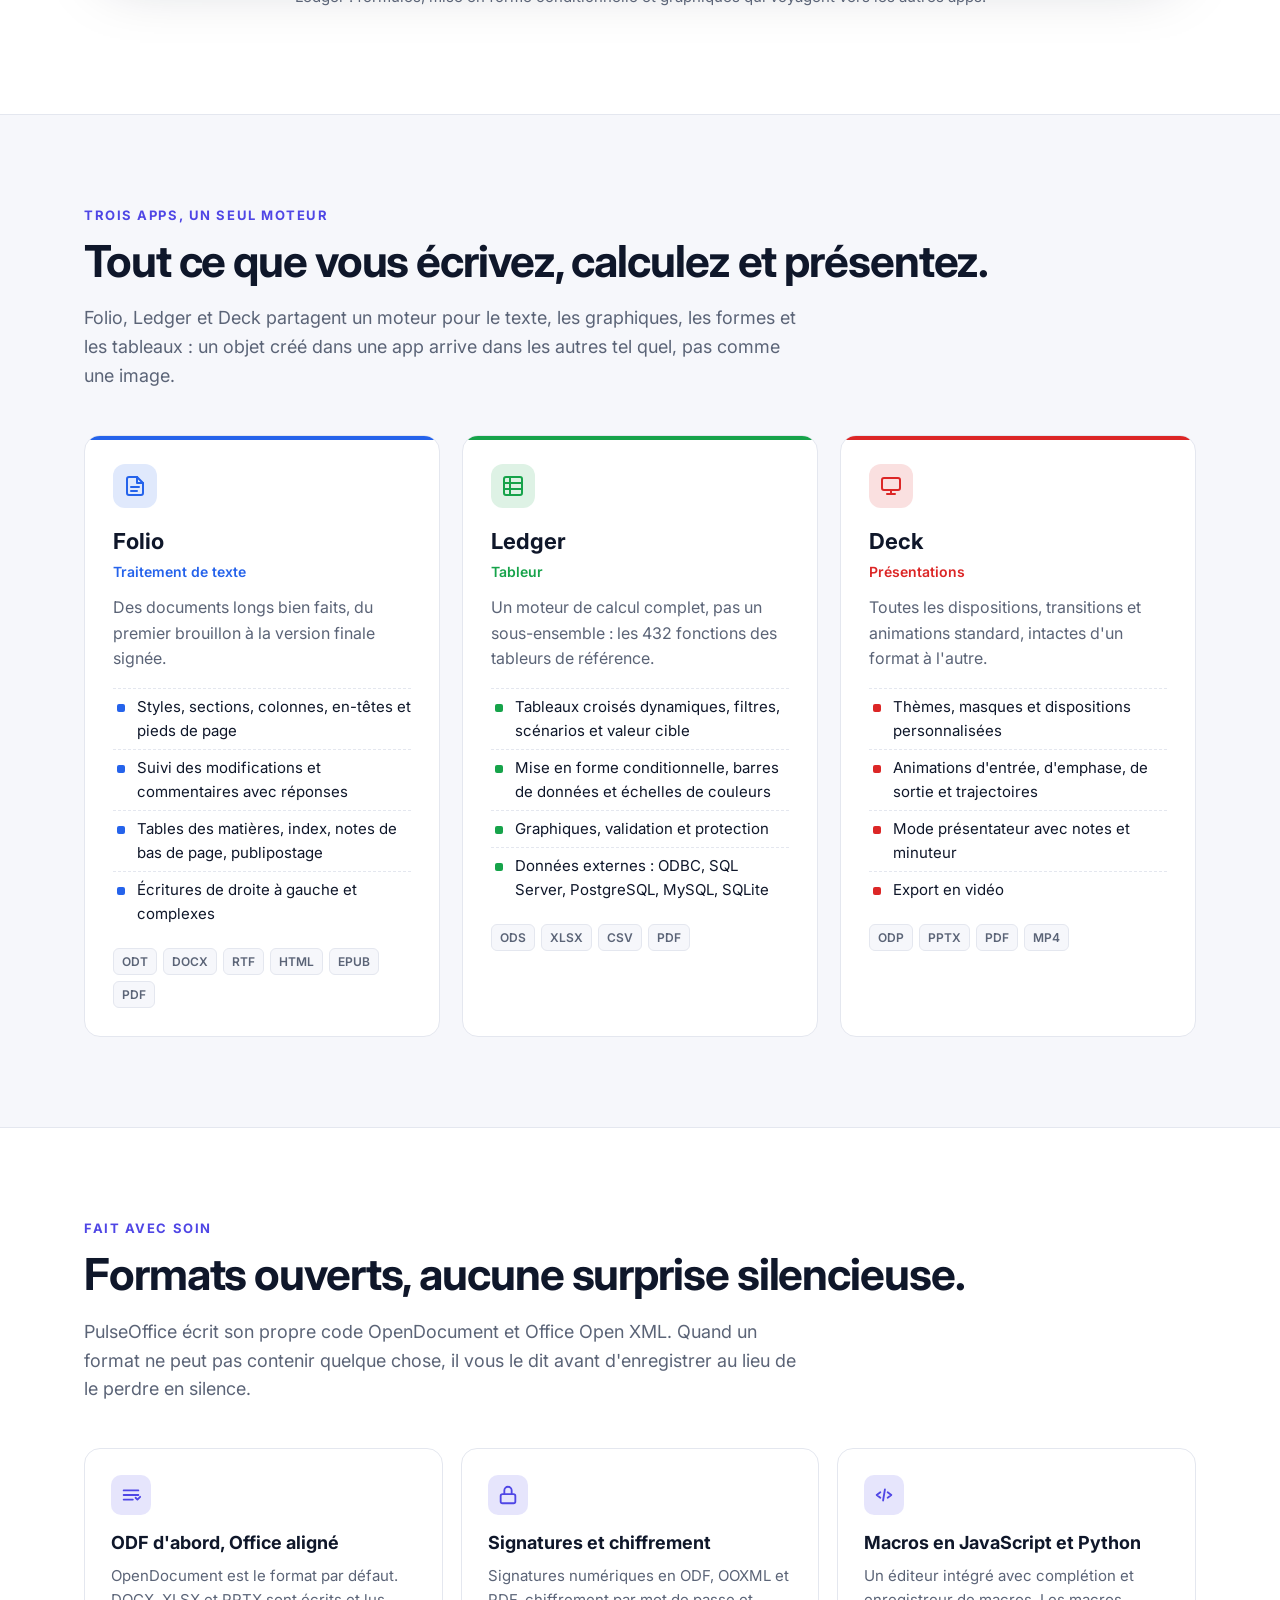
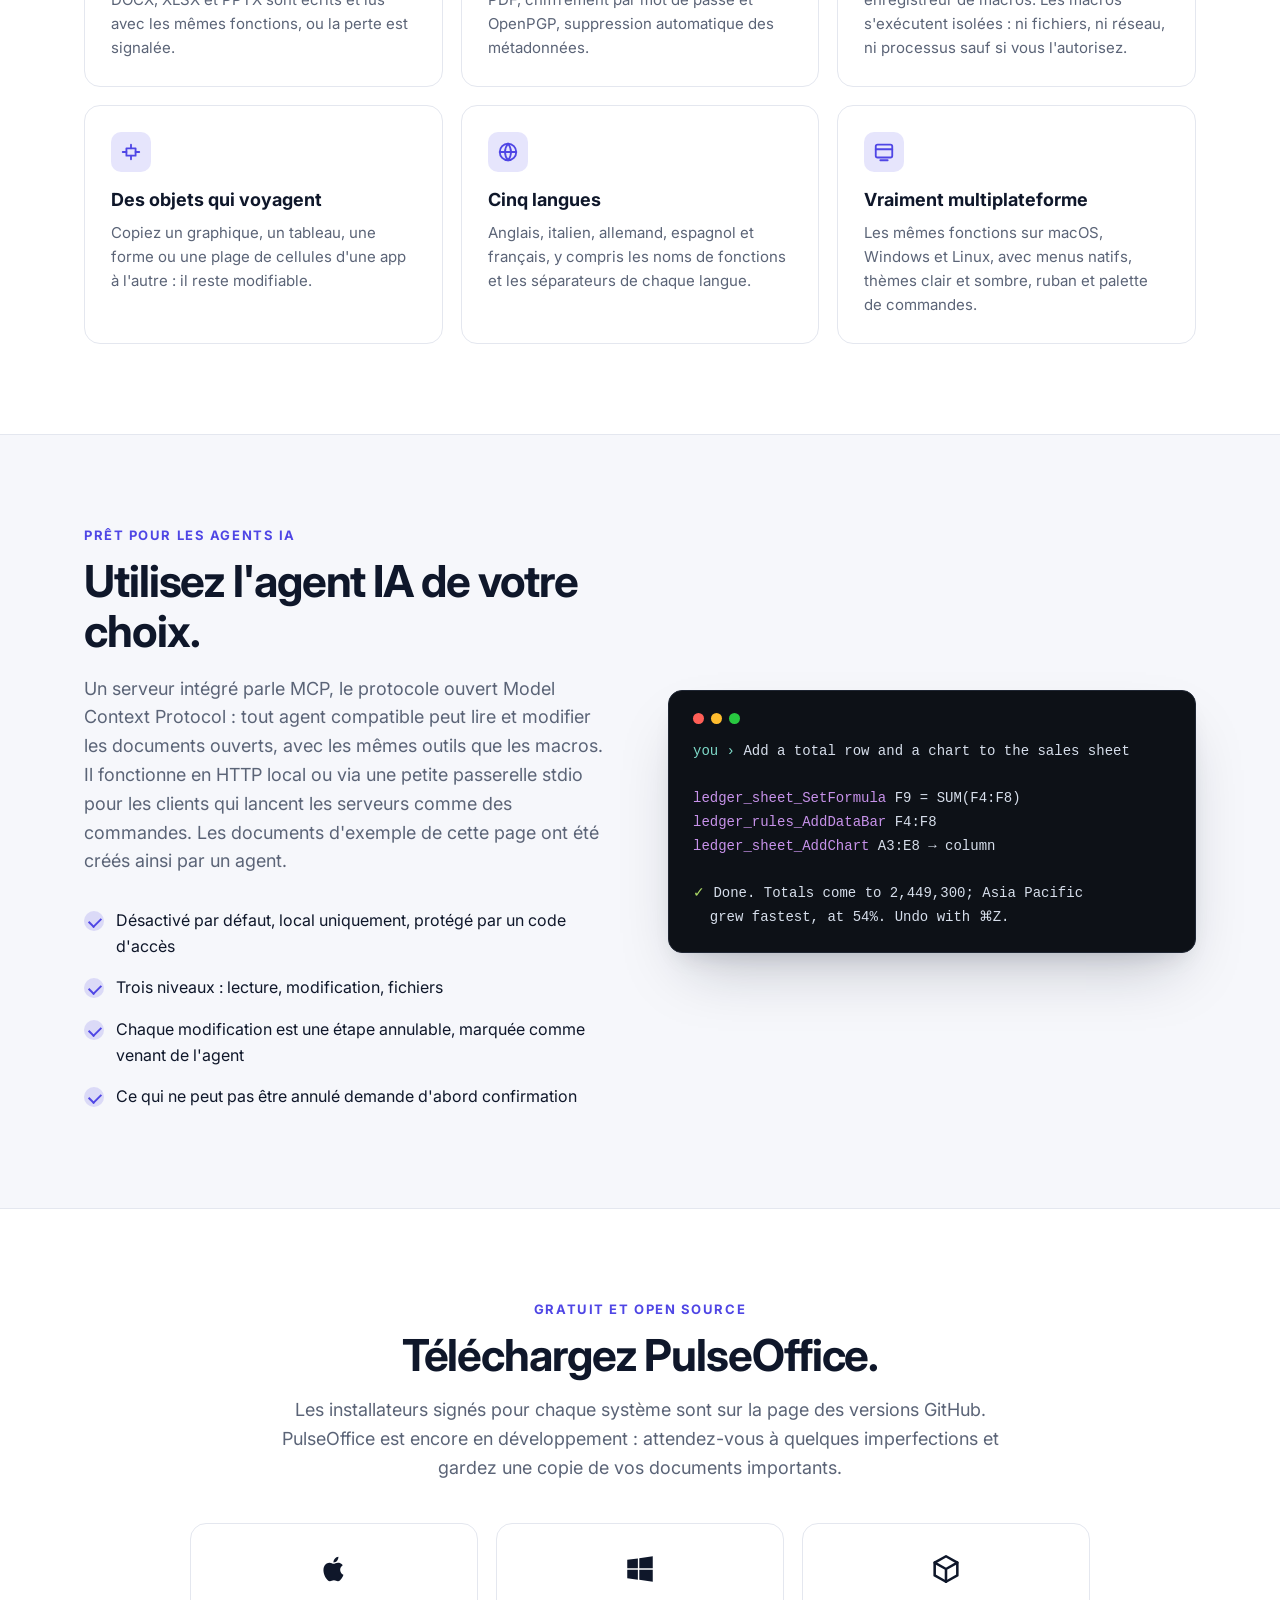
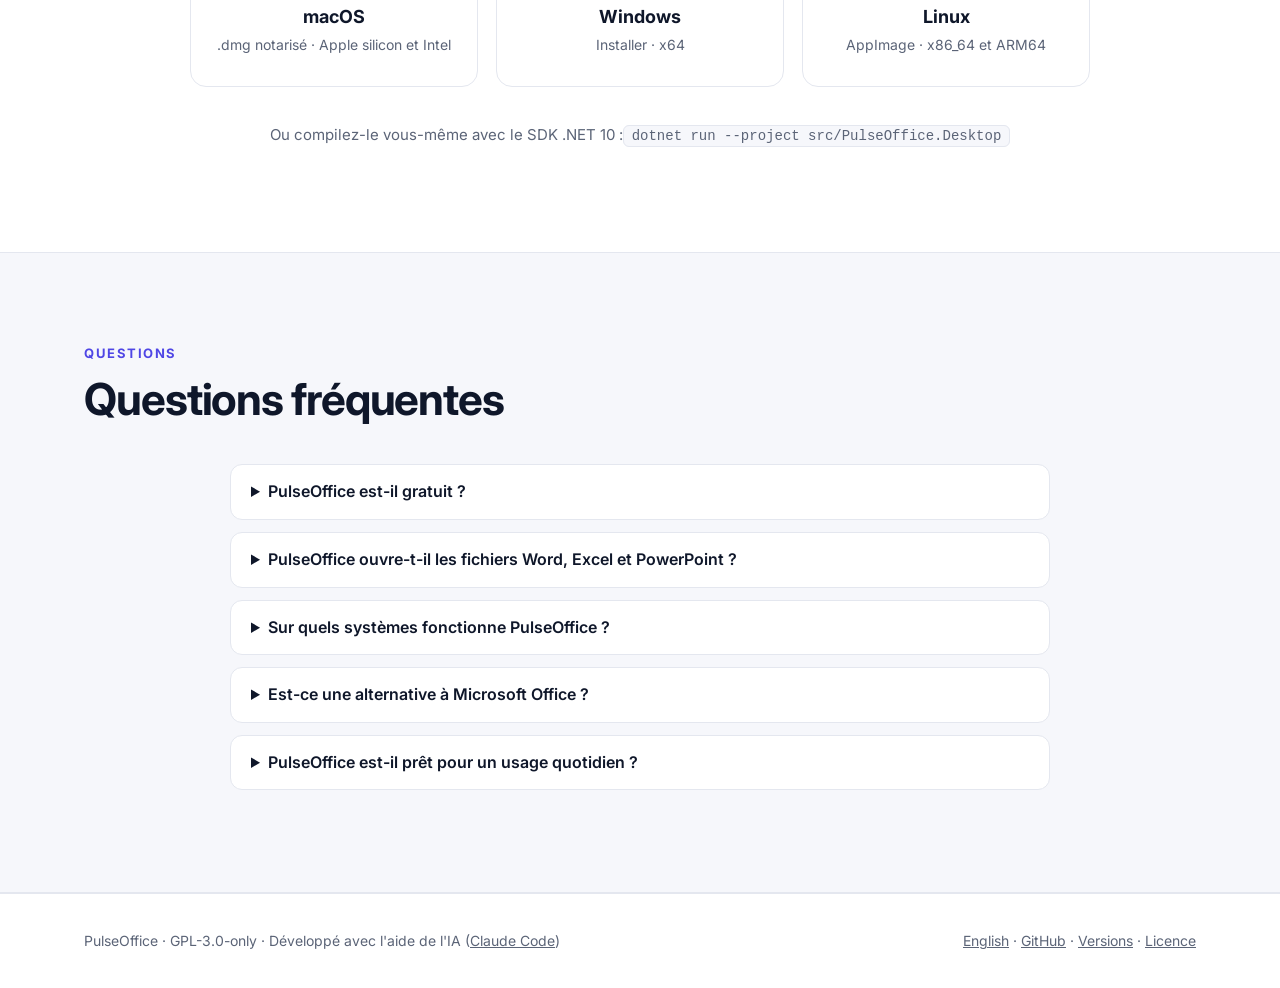
<file: fr/index.html>
<!doctype html>
<html lang="fr">
<head>
<meta charset="utf-8">
<meta name="viewport" content="width=device-width, initial-scale=1">
<title>PulseOffice — Suite bureautique gratuite et open source pour Linux, Windows et macOS</title>
<meta name="description" content="PulseOffice est une suite bureautique gratuite et open source pour Linux, Windows et macOS : traitement de texte, tableur et présentations qui ouvrent et enregistrent ODT, ODS, ODP, DOCX, XLSX et PPTX. Une alternative moderne à Microsoft Office.">
<link rel="canonical" href="https://pulseoffice.github.io/fr/">
<link rel="alternate" hreflang="en" href="https://pulseoffice.github.io/">
<link rel="alternate" hreflang="it" href="https://pulseoffice.github.io/it/">
<link rel="alternate" hreflang="de" href="https://pulseoffice.github.io/de/">
<link rel="alternate" hreflang="es" href="https://pulseoffice.github.io/es/">
<link rel="alternate" hreflang="fr" href="https://pulseoffice.github.io/fr/">
<link rel="alternate" hreflang="x-default" href="https://pulseoffice.github.io/">
<meta name="theme-color" content="#4f46e5">
<meta property="og:type" content="website">
<meta property="og:site_name" content="PulseOffice">
<meta property="og:url" content="https://pulseoffice.github.io/fr/">
<meta property="og:title" content="PulseOffice — Suite bureautique gratuite et open source">
<meta property="og:description" content="Documents, tableurs et présentations pour Linux, Windows et macOS. Ouvre et enregistre les fichiers ODF et Microsoft Office.">
<meta property="og:image" content="https://pulseoffice.github.io/assets/ledger.png">
<meta property="og:image:width" content="1280">
<meta property="og:image:height" content="800">
<meta property="og:image:alt" content="Ledger, le tableur de PulseOffice, avec des formules, des barres de données et un graphique">
<meta property="og:locale" content="fr_FR">
<meta property="og:locale:alternate" content="en_US">
<meta property="og:locale:alternate" content="it_IT">
<meta property="og:locale:alternate" content="de_DE">
<meta property="og:locale:alternate" content="es_ES">
<meta name="twitter:card" content="summary_large_image">
<meta name="twitter:title" content="PulseOffice — Suite bureautique gratuite et open source">
<meta name="twitter:description" content="Documents, tableurs et présentations pour Linux, Windows et macOS.">
<meta name="twitter:image" content="https://pulseoffice.github.io/assets/ledger.png">
<script type="application/ld+json">
{
  "@context": "https://schema.org",
  "@graph": [
    {
      "@type": "SoftwareApplication",
      "name": "PulseOffice",
      "url": "https://pulseoffice.github.io/",
      "applicationCategory": "BusinessApplication",
      "applicationSubCategory": "Office suite",
      "operatingSystem": "Linux, Windows, macOS",
      "description": "Free, open-source office suite with a word processor (Folio), a spreadsheet (Ledger) and a presentation app (Deck). Opens and saves ODT, ODS, ODP, DOCX, XLSX and PPTX.",
      "license": "https://www.gnu.org/licenses/gpl-3.0.html",
      "isAccessibleForFree": true,
      "offers": { "@type": "Offer", "price": "0", "priceCurrency": "EUR" },
      "downloadUrl": "https://github.com/pulseoffice/pulseoffice/releases/latest",
      "screenshot": ["https://pulseoffice.github.io/assets/ledger.png", "https://pulseoffice.github.io/assets/folio.png", "https://pulseoffice.github.io/assets/deck.png"],
      "image": "https://pulseoffice.github.io/assets/icon.png",
      "inLanguage": ["en", "it", "de", "es", "fr"],
      "featureList": ["Word processor", "Spreadsheet with 432 functions", "Presentations", "ODF and Office Open XML", "Macros in JavaScript and Python", "AI agent via MCP"],
      "codeRepository": "https://github.com/pulseoffice/pulseoffice"
    },
    {
      "@type": "WebSite",
      "name": "PulseOffice",
      "url": "https://pulseoffice.github.io/fr/",
      "inLanguage": "fr"
    },
    {
      "@type": "FAQPage",
      "mainEntity": [
        { "@type": "Question", "name": "PulseOffice est-il gratuit ?", "acceptedAnswer": { "@type": "Answer", "text": "Oui. PulseOffice est gratuit et open source sous licence GPL-3.0, sans abonnement ni compte." } },
        { "@type": "Question", "name": "PulseOffice ouvre-t-il les fichiers Word, Excel et PowerPoint ?", "acceptedAnswer": { "@type": "Answer", "text": "Oui. Il ouvre et enregistre DOCX, XLSX et PPTX ainsi que les formats OpenDocument ODT, ODS et ODP, et prévient avant d'enregistrer si un format ne peut pas contenir quelque chose." } },
        { "@type": "Question", "name": "Sur quels systèmes fonctionne PulseOffice ?", "acceptedAnswer": { "@type": "Answer", "text": "Linux (AppImage pour x86_64 et ARM64), Windows (installateur x64) et macOS (Apple silicon et Intel)." } },
        { "@type": "Question", "name": "PulseOffice est-il prêt pour un usage quotidien ?", "acceptedAnswer": { "@type": "Answer", "text": "Pas encore. Il est en développement actif : essayez-le, signalez les problèmes sur GitHub et gardez une copie de vos documents importants." } }
      ]
    }
  ]
}
</script>
<link rel="icon" type="image/png" href="/assets/icon.png">
<link rel="apple-touch-icon" href="/assets/icon.png">
<link rel="preconnect" href="https://fonts.googleapis.com">
<link rel="preconnect" href="https://fonts.gstatic.com" crossorigin>
<link href="https://fonts.googleapis.com/css2?family=Inter:wght@400;500;600;700;800&display=swap" rel="stylesheet">
<link rel="stylesheet" href="/assets/site.css">
</head>
<body>

<nav class="top">
  <div class="wrap">
    <a class="brand" href="/fr/"><img src="/assets/icon.png" alt="">PulseOffice</a>
    <div class="links">
      <a href="#modules" class="hide-xs">Apps</a>
      <a href="#features" class="hide-sm">Fonctions</a>
      <a href="#agent" class="hide-sm">Agent IA</a>
      <a href="#download">Télécharger</a>
      <a href="https://github.com/pulseoffice/pulseoffice">GitHub</a>
      <span class="lang"><a href="/" hreflang="en" lang="en">EN</a><a href="/it/" hreflang="it" lang="it">IT</a><a href="/de/" hreflang="de" lang="de">DE</a><a href="/es/" hreflang="es" lang="es">ES</a><a href="/fr/" hreflang="fr" lang="fr" aria-current="page">FR</a></span>
    </div>
  </div>
</nav>

<header class="hero">
  <div class="wrap">
    <img class="logo" src="/assets/icon.png" width="112" height="112" alt="Icône de PulseOffice">
    <div><span class="wip"><i></i>En développement · pas encore prêt pour un usage quotidien</span></div>
    <h1>La suite bureautique gratuite,<br><span class="grad">reconstruite de zéro.</span></h1>
    <p class="lead">Documents, tableurs et présentations dans une seule app gratuite et open source pour macOS, Windows et Linux. OpenDocument par défaut, fichiers Microsoft Office toujours à jour.</p>
    <div class="actions">
      <a class="button primary" href="https://github.com/pulseoffice/pulseoffice/releases/latest">
        <svg viewBox="0 0 24 24" fill="none" stroke="currentColor" stroke-width="2" stroke-linecap="round" stroke-linejoin="round"><path d="M12 3v12m0 0l-5-5m5 5l5-5M4 21h16"/></svg>Télécharger</a>
      <a class="button ghost" href="https://github.com/pulseoffice/pulseoffice">
        <svg viewBox="0 0 24 24" fill="currentColor"><path d="M12 .5a11.5 11.5 0 00-3.64 22.41c.58.1.79-.25.79-.56v-2c-3.2.7-3.88-1.37-3.88-1.37-.52-1.33-1.28-1.69-1.28-1.69-1.05-.71.08-.7.08-.7 1.16.08 1.77 1.2 1.77 1.2 1.03 1.77 2.7 1.26 3.36.96.1-.75.4-1.26.73-1.55-2.55-.29-5.24-1.28-5.24-5.69 0-1.26.45-2.29 1.19-3.1-.12-.29-.52-1.46.11-3.05 0 0 .97-.31 3.17 1.18a11 11 0 015.78 0c2.2-1.49 3.17-1.18 3.17-1.18.63 1.59.23 2.76.11 3.05.74.81 1.19 1.84 1.19 3.1 0 4.42-2.7 5.4-5.26 5.68.41.36.78 1.06.78 2.14v3.17c0 .31.21.67.8.56A11.5 11.5 0 0012 .5z"/></svg>Code source</a>
    </div>
    <div class="platforms">macOS (Apple silicon et Intel) · Windows · Linux (AppImage) · GPL-3.0</div>
  </div>
</header>

<div class="showcase">
  <div class="wrap">
    <div class="tabs" role="tablist">
      <button class="tab" role="tab" style="--c: var(--ledger)" aria-selected="true" data-shot="ledger"><span class="dot"></span>Ledger</button>
      <button class="tab" role="tab" style="--c: var(--folio)" aria-selected="false" data-shot="folio"><span class="dot"></span>Folio</button>
      <button class="tab" role="tab" style="--c: var(--deck)" aria-selected="false" data-shot="deck"><span class="dot"></span>Deck</button>
    </div>
    <div class="frame"><img id="shot" src="/assets/ledger.png" width="1280" height="800" alt="Ledger avec une feuille de ventes par région, des formules, des barres de données, une échelle de couleurs et un histogramme"></div>
    <p class="caption" id="caption">Ledger : formules, mise en forme conditionnelle et graphiques qui voyagent vers les autres apps.</p>
  </div>
</div>

<section class="soft" id="modules">
  <div class="wrap">
    <div class="eyebrow">Trois apps, un seul moteur</div>
    <h2>Tout ce que vous écrivez, calculez et présentez.</h2>
    <p class="intro">Folio, Ledger et Deck partagent un moteur pour le texte, les graphiques, les formes et les tableaux : un objet créé dans une app arrive dans les autres tel quel, pas comme une image.</p>
    <div class="modules">
      <article class="module" style="--c: var(--folio)">
        <div class="badge"><svg viewBox="0 0 24 24" fill="none" stroke="currentColor" stroke-width="2" stroke-linecap="round" stroke-linejoin="round"><path d="M14 3H6a2 2 0 00-2 2v14a2 2 0 002 2h12a2 2 0 002-2V9z"/><path d="M14 3v6h6M8 13h8M8 17h6"/></svg></div>
        <h3>Folio</h3>
        <div class="kind">Traitement de texte</div>
        <p>Des documents longs bien faits, du premier brouillon à la version finale signée.</p>
        <ul>
          <li>Styles, sections, colonnes, en-têtes et pieds de page</li>
          <li>Suivi des modifications et commentaires avec réponses</li>
          <li>Tables des matières, index, notes de bas de page, publipostage</li>
          <li>Écritures de droite à gauche et complexes</li>
        </ul>
        <div class="formats"><span>ODT</span><span>DOCX</span><span>RTF</span><span>HTML</span><span>EPUB</span><span>PDF</span></div>
      </article>
      <article class="module" style="--c: var(--ledger)">
        <div class="badge"><svg viewBox="0 0 24 24" fill="none" stroke="currentColor" stroke-width="2" stroke-linecap="round" stroke-linejoin="round"><rect x="3" y="3" width="18" height="18" rx="2"/><path d="M3 9h18M3 15h18M9 3v18"/></svg></div>
        <h3>Ledger</h3>
        <div class="kind">Tableur</div>
        <p>Un moteur de calcul complet, pas un sous-ensemble : les 432 fonctions des tableurs de référence.</p>
        <ul>
          <li>Tableaux croisés dynamiques, filtres, scénarios et valeur cible</li>
          <li>Mise en forme conditionnelle, barres de données et échelles de couleurs</li>
          <li>Graphiques, validation et protection</li>
          <li>Données externes : ODBC, SQL Server, PostgreSQL, MySQL, SQLite</li>
        </ul>
        <div class="formats"><span>ODS</span><span>XLSX</span><span>CSV</span><span>PDF</span></div>
      </article>
      <article class="module" style="--c: var(--deck)">
        <div class="badge"><svg viewBox="0 0 24 24" fill="none" stroke="currentColor" stroke-width="2" stroke-linecap="round" stroke-linejoin="round"><rect x="3" y="4" width="18" height="12" rx="2"/><path d="M12 16v4M8 20h8"/></svg></div>
        <h3>Deck</h3>
        <div class="kind">Présentations</div>
        <p>Toutes les dispositions, transitions et animations standard, intactes d'un format à l'autre.</p>
        <ul>
          <li>Thèmes, masques et dispositions personnalisées</li>
          <li>Animations d'entrée, d'emphase, de sortie et trajectoires</li>
          <li>Mode présentateur avec notes et minuteur</li>
          <li>Export en vidéo</li>
        </ul>
        <div class="formats"><span>ODP</span><span>PPTX</span><span>PDF</span><span>MP4</span></div>
      </article>
    </div>
  </div>
</section>

<section id="features">
  <div class="wrap">
    <div class="eyebrow">Fait avec soin</div>
    <h2>Formats ouverts, aucune surprise silencieuse.</h2>
    <p class="intro">PulseOffice écrit son propre code OpenDocument et Office Open XML. Quand un format ne peut pas contenir quelque chose, il vous le dit avant d'enregistrer au lieu de le perdre en silence.</p>
    <div class="features">
      <div class="feature">
        <div class="icon"><svg viewBox="0 0 24 24" fill="none" stroke="currentColor" stroke-width="2" stroke-linecap="round" stroke-linejoin="round"><path d="M4 7h16M4 12h16M4 17h10"/><path d="M17 15l2 2 3-3"/></svg></div>
        <h3>ODF d'abord, Office aligné</h3>
        <p>OpenDocument est le format par défaut. DOCX, XLSX et PPTX sont écrits et lus avec les mêmes fonctions, ou la perte est signalée.</p>
      </div>
      <div class="feature">
        <div class="icon"><svg viewBox="0 0 24 24" fill="none" stroke="currentColor" stroke-width="2" stroke-linecap="round" stroke-linejoin="round"><rect x="4" y="11" width="16" height="10" rx="2"/><path d="M8 11V7a4 4 0 018 0v4"/></svg></div>
        <h3>Signatures et chiffrement</h3>
        <p>Signatures numériques en ODF, OOXML et PDF, chiffrement par mot de passe et OpenPGP, suppression automatique des métadonnées.</p>
      </div>
      <div class="feature">
        <div class="icon"><svg viewBox="0 0 24 24" fill="none" stroke="currentColor" stroke-width="2" stroke-linecap="round" stroke-linejoin="round"><path d="M8 9l-4 3 4 3M16 9l4 3-4 3M13 6l-2 12"/></svg></div>
        <h3>Macros en JavaScript et Python</h3>
        <p>Un éditeur intégré avec complétion et enregistreur de macros. Les macros s'exécutent isolées : ni fichiers, ni réseau, ni processus sauf si vous l'autorisez.</p>
      </div>
      <div class="feature">
        <div class="icon"><svg viewBox="0 0 24 24" fill="none" stroke="currentColor" stroke-width="2" stroke-linecap="round" stroke-linejoin="round"><path d="M7 8h10v8H7z"/><path d="M3 12h4M17 12h4M12 4v4M12 16v4"/></svg></div>
        <h3>Des objets qui voyagent</h3>
        <p>Copiez un graphique, un tableau, une forme ou une plage de cellules d'une app à l'autre : il reste modifiable.</p>
      </div>
      <div class="feature">
        <div class="icon"><svg viewBox="0 0 24 24" fill="none" stroke="currentColor" stroke-width="2" stroke-linecap="round" stroke-linejoin="round"><circle cx="12" cy="12" r="9"/><path d="M3 12h18M12 3a14 14 0 010 18M12 3a14 14 0 000 18"/></svg></div>
        <h3>Cinq langues</h3>
        <p>Anglais, italien, allemand, espagnol et français, y compris les noms de fonctions et les séparateurs de chaque langue.</p>
      </div>
      <div class="feature">
        <div class="icon"><svg viewBox="0 0 24 24" fill="none" stroke="currentColor" stroke-width="2" stroke-linecap="round" stroke-linejoin="round"><rect x="3" y="4" width="18" height="14" rx="2"/><path d="M8 21h8M3 9h18"/></svg></div>
        <h3>Vraiment multiplateforme</h3>
        <p>Les mêmes fonctions sur macOS, Windows et Linux, avec menus natifs, thèmes clair et sombre, ruban et palette de commandes.</p>
      </div>
    </div>
  </div>
</section>

<section class="soft" id="agent">
  <div class="wrap split">
    <div>
      <div class="eyebrow">Prêt pour les agents IA</div>
      <h2>Utilisez l'agent IA de votre choix.</h2>
      <p class="intro">Un serveur intégré parle MCP, le protocole ouvert Model Context Protocol : tout agent compatible peut lire et modifier les documents ouverts, avec les mêmes outils que les macros. Il fonctionne en HTTP local ou via une petite passerelle stdio pour les clients qui lancent les serveurs comme des commandes. Les documents d'exemple de cette page ont été créés ainsi par un agent.</p>
      <ul class="checks">
        <li>Désactivé par défaut, local uniquement, protégé par un code d'accès</li>
        <li>Trois niveaux : lecture, modification, fichiers</li>
        <li>Chaque modification est une étape annulable, marquée comme venant de l'agent</li>
        <li>Ce qui ne peut pas être annulé demande d'abord confirmation</li>
      </ul>
    </div>
    <div class="terminal" aria-label="Exemple de session avec un agent">
      <div class="dots"><i></i><i></i><i></i></div>
      <div><span class="you">you ›</span> Add a total row and a chart to the sales sheet</div>
      <div class="dim">&nbsp;</div>
      <div><span class="tool">ledger_sheet_SetFormula</span> F9 = SUM(F4:F8)</div>
      <div><span class="tool">ledger_rules_AddDataBar</span> F4:F8</div>
      <div><span class="tool">ledger_sheet_AddChart</span> A3:E8 → column</div>
      <div class="dim">&nbsp;</div>
      <div><span class="ok">✓</span> Done. Totals come to 2,449,300; Asia Pacific</div>
      <div>&nbsp;&nbsp;grew fastest, at 54%. Undo with ⌘Z.</div>
    </div>
  </div>
</section>

<section class="download" id="download">
  <div class="wrap">
    <div class="eyebrow">Gratuit et open source</div>
    <h2>Téléchargez PulseOffice.</h2>
    <p class="intro" style="margin: 0 auto">Les installateurs signés pour chaque système sont sur la page des versions GitHub. PulseOffice est encore en développement : attendez-vous à quelques imperfections et gardez une copie de vos documents importants.</p>
    <div class="cards">
      <a class="card" href="https://github.com/pulseoffice/pulseoffice/releases/latest">
        <svg viewBox="0 0 24 24" fill="currentColor"><path d="M16.37 12.6c-.02-2.2 1.8-3.26 1.88-3.31-1.03-1.5-2.62-1.7-3.18-1.73-1.35-.14-2.64.8-3.33.8-.69 0-1.74-.78-2.86-.76-1.47.02-2.83.86-3.59 2.17-1.53 2.66-.39 6.6 1.1 8.76.73 1.06 1.6 2.24 2.73 2.2 1.1-.05 1.51-.71 2.84-.71 1.32 0 1.7.71 2.86.69 1.18-.02 1.93-1.07 2.65-2.13.84-1.22 1.18-2.41 1.2-2.47-.03-.01-2.3-.88-2.3-3.51zM14.2 6.13c.6-.73 1.01-1.75.9-2.76-.87.04-1.92.58-2.54 1.31-.56.64-1.05 1.67-.92 2.66.97.08 1.96-.49 2.56-1.21z"/></svg>
        <strong>macOS</strong>
        <span>.dmg notarisé · Apple silicon et Intel</span>
      </a>
      <a class="card" href="https://github.com/pulseoffice/pulseoffice/releases/latest">
        <svg viewBox="0 0 24 24" fill="currentColor"><path d="M3 5.5l7.5-1v7H3zM11.5 4.4L21 3v8.5h-9.5zM3 12.5h7.5v7L3 18.5zM11.5 12.5H21V21l-9.5-1.4z"/></svg>
        <strong>Windows</strong>
        <span>Installer · x64</span>
      </a>
      <a class="card" href="https://github.com/pulseoffice/pulseoffice/releases/latest">
        <svg viewBox="0 0 24 24" fill="none" stroke="currentColor" stroke-width="1.8" stroke-linecap="round" stroke-linejoin="round"><path d="M12 3l8 4.5v9L12 21l-8-4.5v-9z"/><path d="M12 12l8-4.5M12 12v9M12 12L4 7.5"/></svg>
        <strong>Linux</strong>
        <span>AppImage · x86_64 et ARM64</span>
      </a>
    </div>
    <p class="build">Ou compilez-le vous-même avec le SDK .NET 10 :<code>dotnet run --project src/PulseOffice.Desktop</code></p>
  </div>
</section>

<section class="soft" id="faq">
  <div class="wrap">
    <div class="eyebrow">Questions</div>
    <h2>Questions fréquentes</h2>
    <div class="faq">
      <details><summary>PulseOffice est-il gratuit ?</summary><p>Oui. PulseOffice est gratuit et open source sous licence GPL-3.0, sans abonnement ni compte.</p></details>
      <details><summary>PulseOffice ouvre-t-il les fichiers Word, Excel et PowerPoint ?</summary><p>Oui. Il ouvre et enregistre DOCX, XLSX et PPTX ainsi que les formats OpenDocument ODT, ODS et ODP, et prévient avant d'enregistrer si un format ne peut pas contenir quelque chose.</p></details>
      <details><summary>Sur quels systèmes fonctionne PulseOffice ?</summary><p>Linux (AppImage pour x86_64 et ARM64), Windows (installateur x64) et macOS (Apple silicon et Intel).</p></details>
      <details><summary>Est-ce une alternative à Microsoft Office ?</summary><p>C'est l'objectif : documents, tableurs et présentations avec les mêmes formats, gratuitement et sur tous les systèmes.</p></details>
      <details><summary>PulseOffice est-il prêt pour un usage quotidien ?</summary><p>Pas encore. Il est en développement actif : essayez-le, signalez les problèmes sur GitHub et gardez une copie de vos documents importants.</p></details>
    </div>
  </div>
</section>

<footer>
  <div class="wrap">
    <div>PulseOffice · GPL-3.0-only · Développé avec l'aide de l'IA (<a href="https://claude.com/claude-code">Claude Code</a>)</div>
    <div><a href="/">English</a> · <a href="https://github.com/pulseoffice/pulseoffice">GitHub</a> · <a href="https://github.com/pulseoffice/pulseoffice/releases">Versions</a> · <a href="https://github.com/pulseoffice/pulseoffice/blob/main/LICENSE">Licence</a></div>
    <div class="lang"><a href="/" hreflang="en" lang="en">EN</a><a href="/it/" hreflang="it" lang="it">IT</a><a href="/de/" hreflang="de" lang="de">DE</a><a href="/es/" hreflang="es" lang="es">ES</a><a href="/fr/" hreflang="fr" lang="fr" aria-current="page">FR</a></div>
  </div>
</footer>

<script>
const captions = {
  ledger: "Ledger : formules, mise en forme conditionnelle et graphiques qui voyagent vers les autres apps.",
  folio: "Folio : styles, listes et tableaux dans une proposition prête à partager en ODT, DOCX ou PDF.",
  deck: "Deck : thèmes, masques, transitions et mode présentateur.",
};
const alts = {
  ledger: "Ledger avec une feuille de ventes par région, des formules, des barres de données, une échelle de couleurs et un histogramme",
  folio: "Folio avec une proposition commerciale avec titre, intertitres et texte",
  deck: "Deck avec une diapositive de titre au thème sombre, la liste des diapositives et le panneau des transitions",
};
const shot = document.getElementById("shot");
const caption = document.getElementById("caption");
for (const tab of document.querySelectorAll(".tab")) {
  tab.addEventListener("click", () => {
    for (const other of document.querySelectorAll(".tab")) other.setAttribute("aria-selected", String(other === tab));
    shot.src = `/assets/${tab.dataset.shot}.png`;
    shot.alt = alts[tab.dataset.shot];
    caption.textContent = captions[tab.dataset.shot];
  });
}
</script>
</body>
</html>
</file>
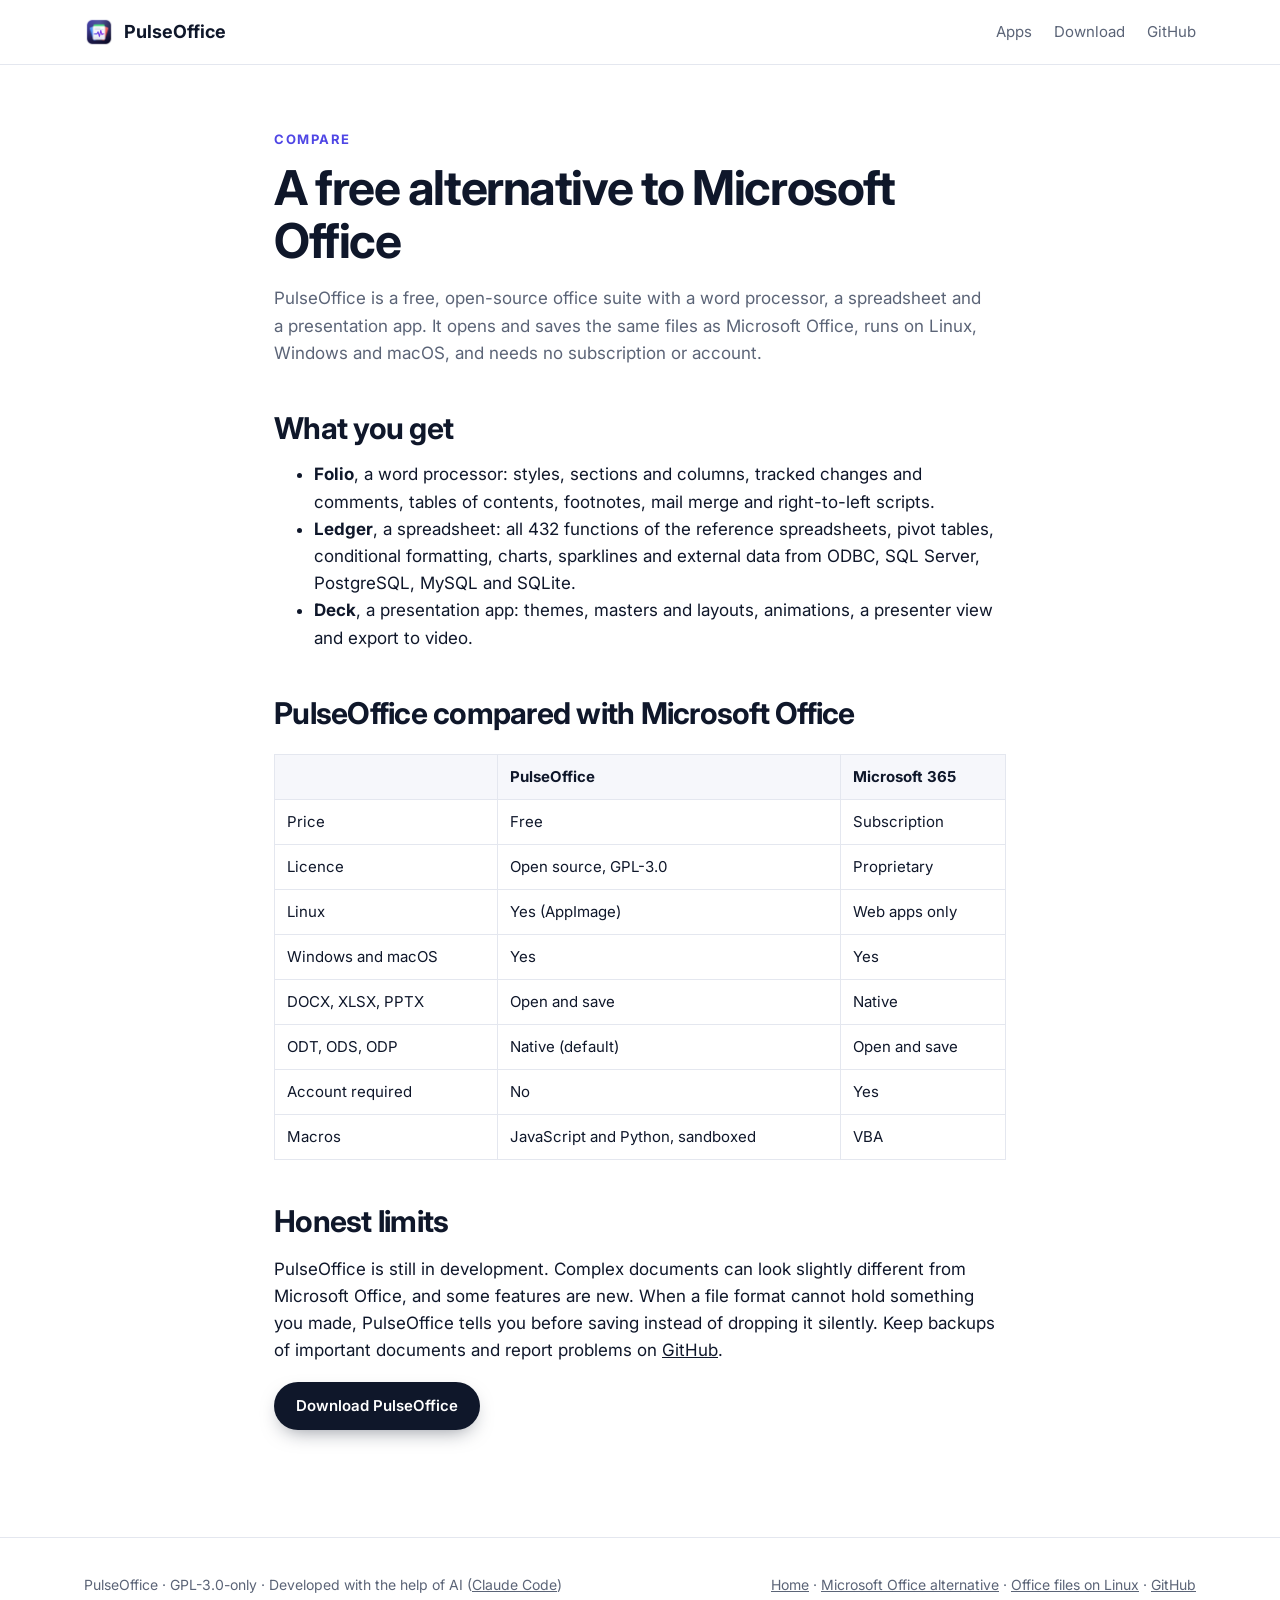
<file: free-microsoft-office-alternative/index.html>
<!doctype html>
<html lang="en">
<head>
<meta charset="utf-8">
<meta name="viewport" content="width=device-width, initial-scale=1">
<title>Free Microsoft Office Alternative for Linux, Windows and macOS — PulseOffice</title>
<meta name="description" content="PulseOffice is a free, open-source alternative to Microsoft Office: Word, Excel and PowerPoint files, ODF by default, on Linux, Windows and macOS, with no subscription.">
<link rel="canonical" href="https://pulseoffice.github.io/free-microsoft-office-alternative/">
<meta name="theme-color" content="#4f46e5">
<meta property="og:type" content="article">
<meta property="og:site_name" content="PulseOffice">
<meta property="og:url" content="https://pulseoffice.github.io/free-microsoft-office-alternative/">
<meta property="og:title" content="Free Microsoft Office Alternative for Linux, Windows and macOS — PulseOffice">
<meta property="og:description" content="PulseOffice is a free, open-source alternative to Microsoft Office: Word, Excel and PowerPoint files, ODF by default, on Linux, Windows and macOS, with no subscription.">
<meta property="og:image" content="https://pulseoffice.github.io/assets/folio.png">
<meta name="twitter:card" content="summary_large_image">
<link rel="icon" type="image/png" href="/assets/icon.png">
<link rel="preconnect" href="https://fonts.googleapis.com">
<link rel="preconnect" href="https://fonts.gstatic.com" crossorigin>
<link href="https://fonts.googleapis.com/css2?family=Inter:wght@400;500;600;700;800&display=swap" rel="stylesheet">
<link rel="stylesheet" href="/assets/site.css">
<script type="application/ld+json">
{"@context":"https://schema.org","@type":"Article","headline":"A free alternative to Microsoft Office","description":"PulseOffice is a free, open-source alternative to Microsoft Office: Word, Excel and PowerPoint files, ODF by default, on Linux, Windows and macOS, with no subscription.","url":"https://pulseoffice.github.io/free-microsoft-office-alternative/","image":"https://pulseoffice.github.io/assets/folio.png","inLanguage":"en","author":{"@type":"Organization","name":"PulseOffice","url":"https://pulseoffice.github.io/"},"publisher":{"@type":"Organization","name":"PulseOffice","logo":{"@type":"ImageObject","url":"https://pulseoffice.github.io/assets/icon.png"}},"datePublished":"2026-11-22","dateModified":"2026-11-22"}
</script>
</head>
<body>
<nav class="top">
  <div class="wrap">
    <a class="brand" href="/"><img src="/assets/icon.png" width="30" height="30" alt="">PulseOffice</a>
    <div class="links">
      <a href="/#modules">Apps</a>
      <a href="/#download">Download</a>
      <a href="https://github.com/pulseoffice/pulseoffice">GitHub</a>
    </div>
  </div>
</nav>
<main class="article">
  <div class="eyebrow">Compare</div>
  <h1>A free alternative to Microsoft Office</h1>
  <p class="intro">PulseOffice is a free, open-source office suite with a word processor, a spreadsheet and a presentation
    app. It opens and saves the same files as Microsoft Office, runs on Linux, Windows and macOS, and needs no subscription
    or account.</p>
  <h2>What you get</h2>
  <ul>
    <li><strong>Folio</strong>, a word processor: styles, sections and columns, tracked changes and comments, tables of contents,
      footnotes, mail merge and right-to-left scripts.</li>
    <li><strong>Ledger</strong>, a spreadsheet: all 432 functions of the reference spreadsheets, pivot tables, conditional
      formatting, charts, sparklines and external data from ODBC, SQL Server, PostgreSQL, MySQL and SQLite.</li>
    <li><strong>Deck</strong>, a presentation app: themes, masters and layouts, animations, a presenter view and export to video.</li>
  </ul>
  <h2>PulseOffice compared with Microsoft Office</h2>
  <table>
    <tr><th></th><th>PulseOffice</th><th>Microsoft 365</th></tr>
    <tr><td>Price</td><td>Free</td><td>Subscription</td></tr>
    <tr><td>Licence</td><td>Open source, GPL-3.0</td><td>Proprietary</td></tr>
    <tr><td>Linux</td><td>Yes (AppImage)</td><td>Web apps only</td></tr>
    <tr><td>Windows and macOS</td><td>Yes</td><td>Yes</td></tr>
    <tr><td>DOCX, XLSX, PPTX</td><td>Open and save</td><td>Native</td></tr>
    <tr><td>ODT, ODS, ODP</td><td>Native (default)</td><td>Open and save</td></tr>
    <tr><td>Account required</td><td>No</td><td>Yes</td></tr>
    <tr><td>Macros</td><td>JavaScript and Python, sandboxed</td><td>VBA</td></tr>
  </table>
  <h2>Honest limits</h2>
  <p>PulseOffice is still in development. Complex documents can look slightly different from Microsoft Office, and some
    features are new. When a file format cannot hold something you made, PulseOffice tells you before saving instead of
    dropping it silently. Keep backups of important documents and report problems on
    <a href="https://github.com/pulseoffice/pulseoffice/issues">GitHub</a>.</p>

  <p><a class="button primary" href="https://github.com/pulseoffice/pulseoffice/releases/latest">Download PulseOffice</a></p>
</main>
<footer>
  <div class="wrap">
    <div>PulseOffice · GPL-3.0-only · Developed with the help of AI (<a href="https://claude.com/claude-code">Claude Code</a>)</div>
    <div><a href="/">Home</a> · <a href="/free-microsoft-office-alternative/">Microsoft Office alternative</a> · <a href="/open-docx-xlsx-pptx-on-linux/">Office files on Linux</a> · <a href="https://github.com/pulseoffice/pulseoffice">GitHub</a></div>
  </div>
</footer>
</body>
</html>
</file>
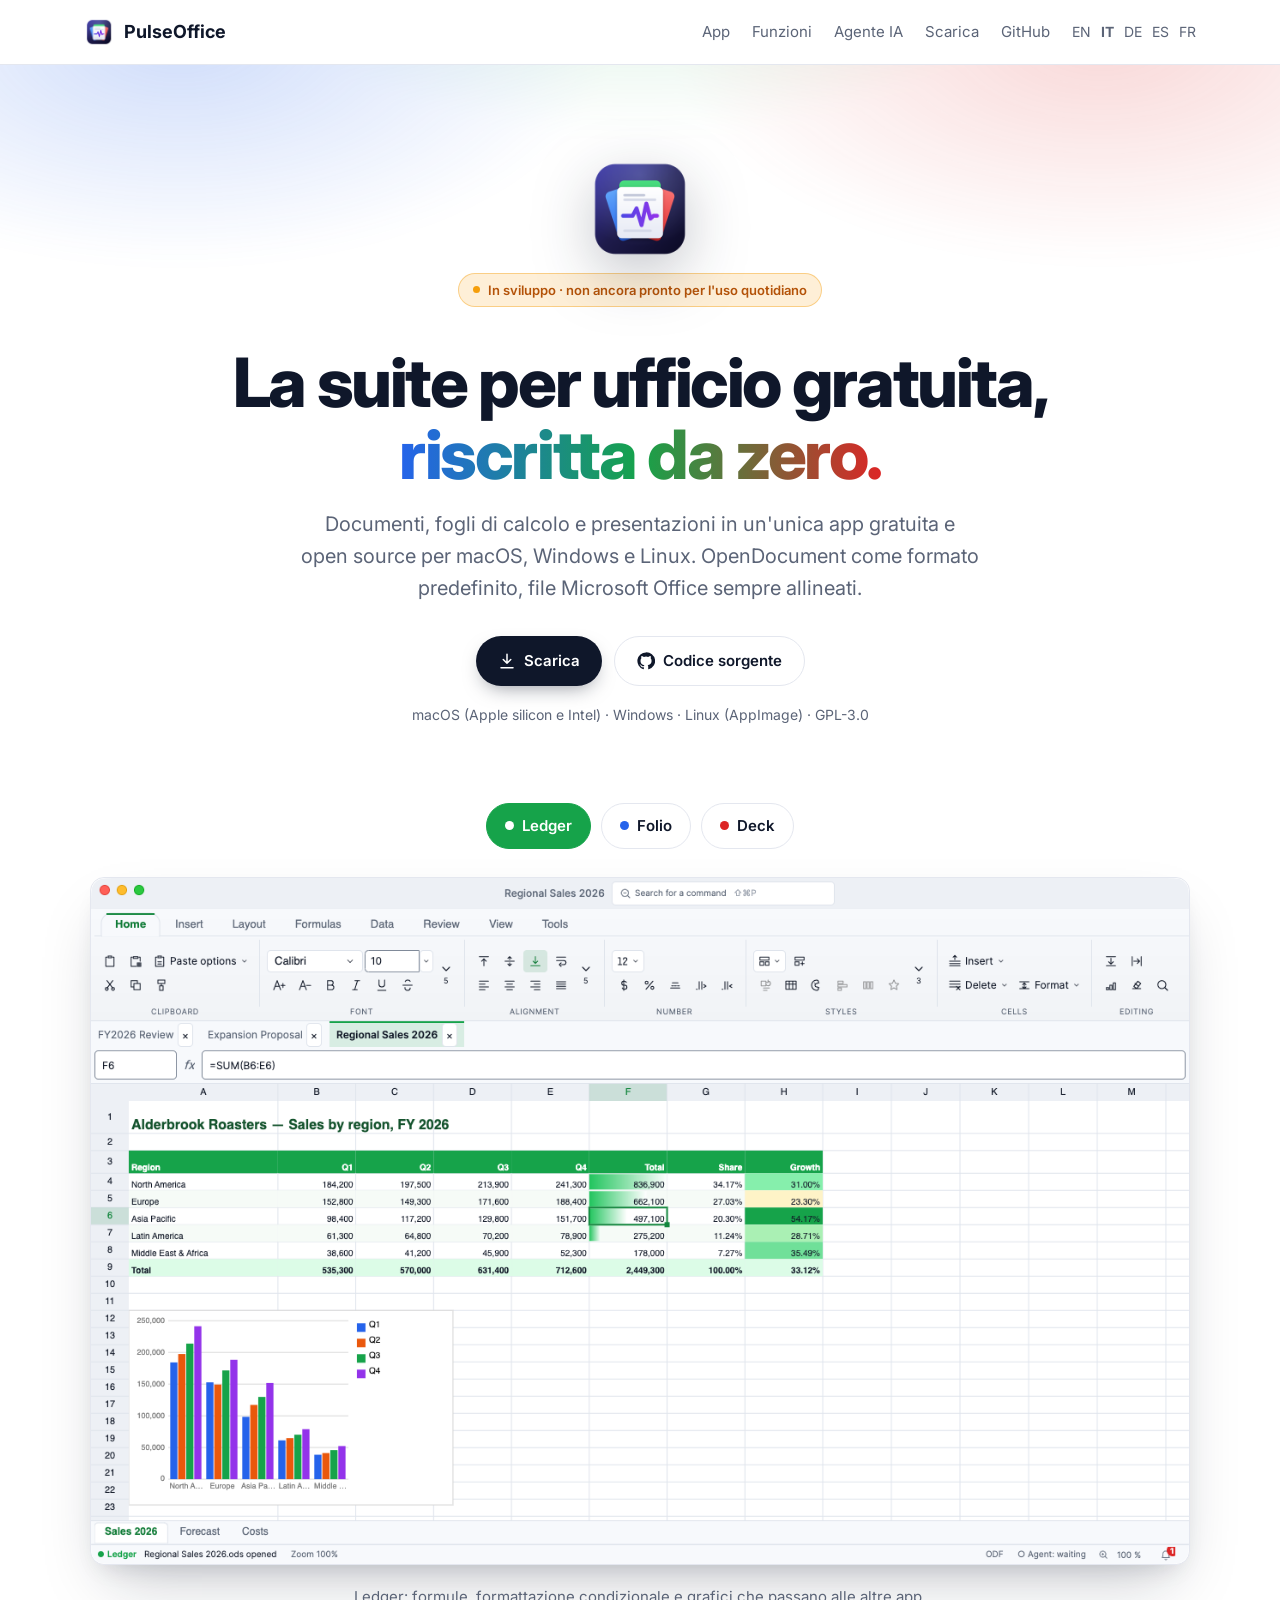
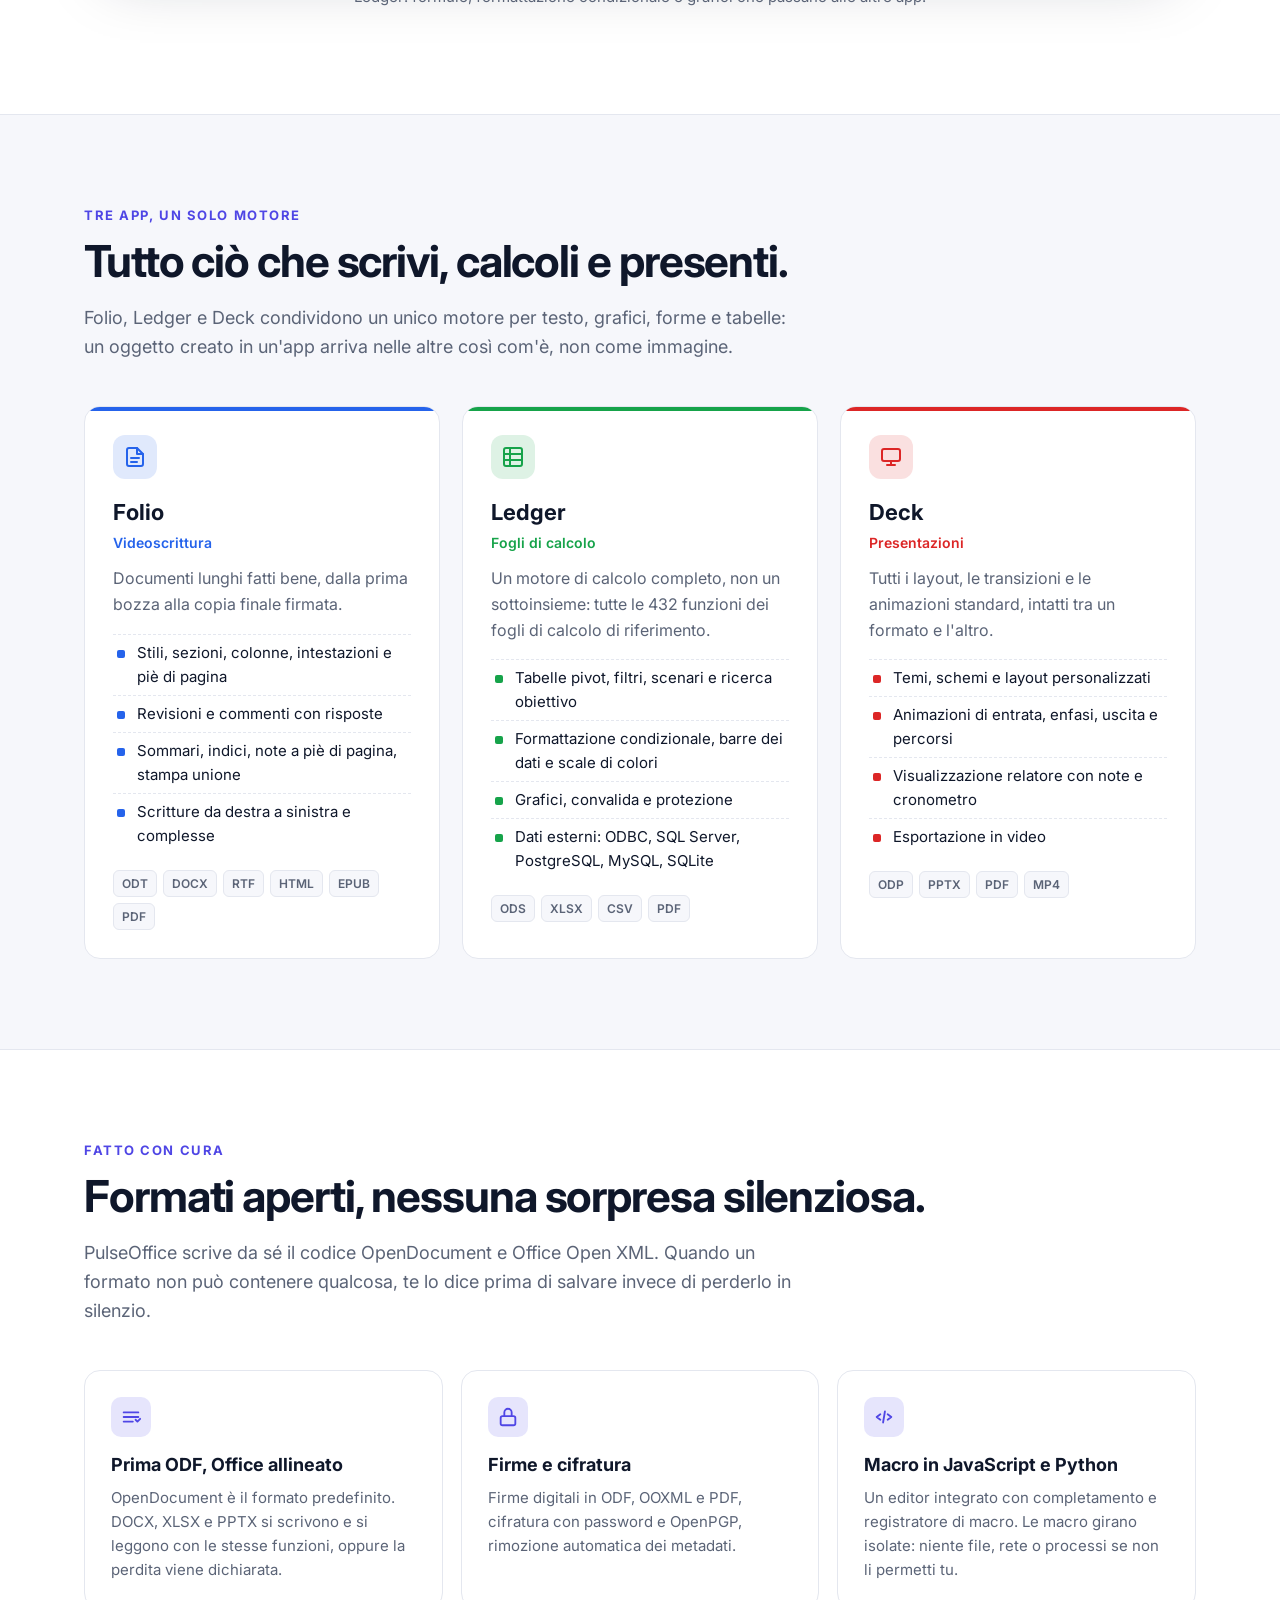
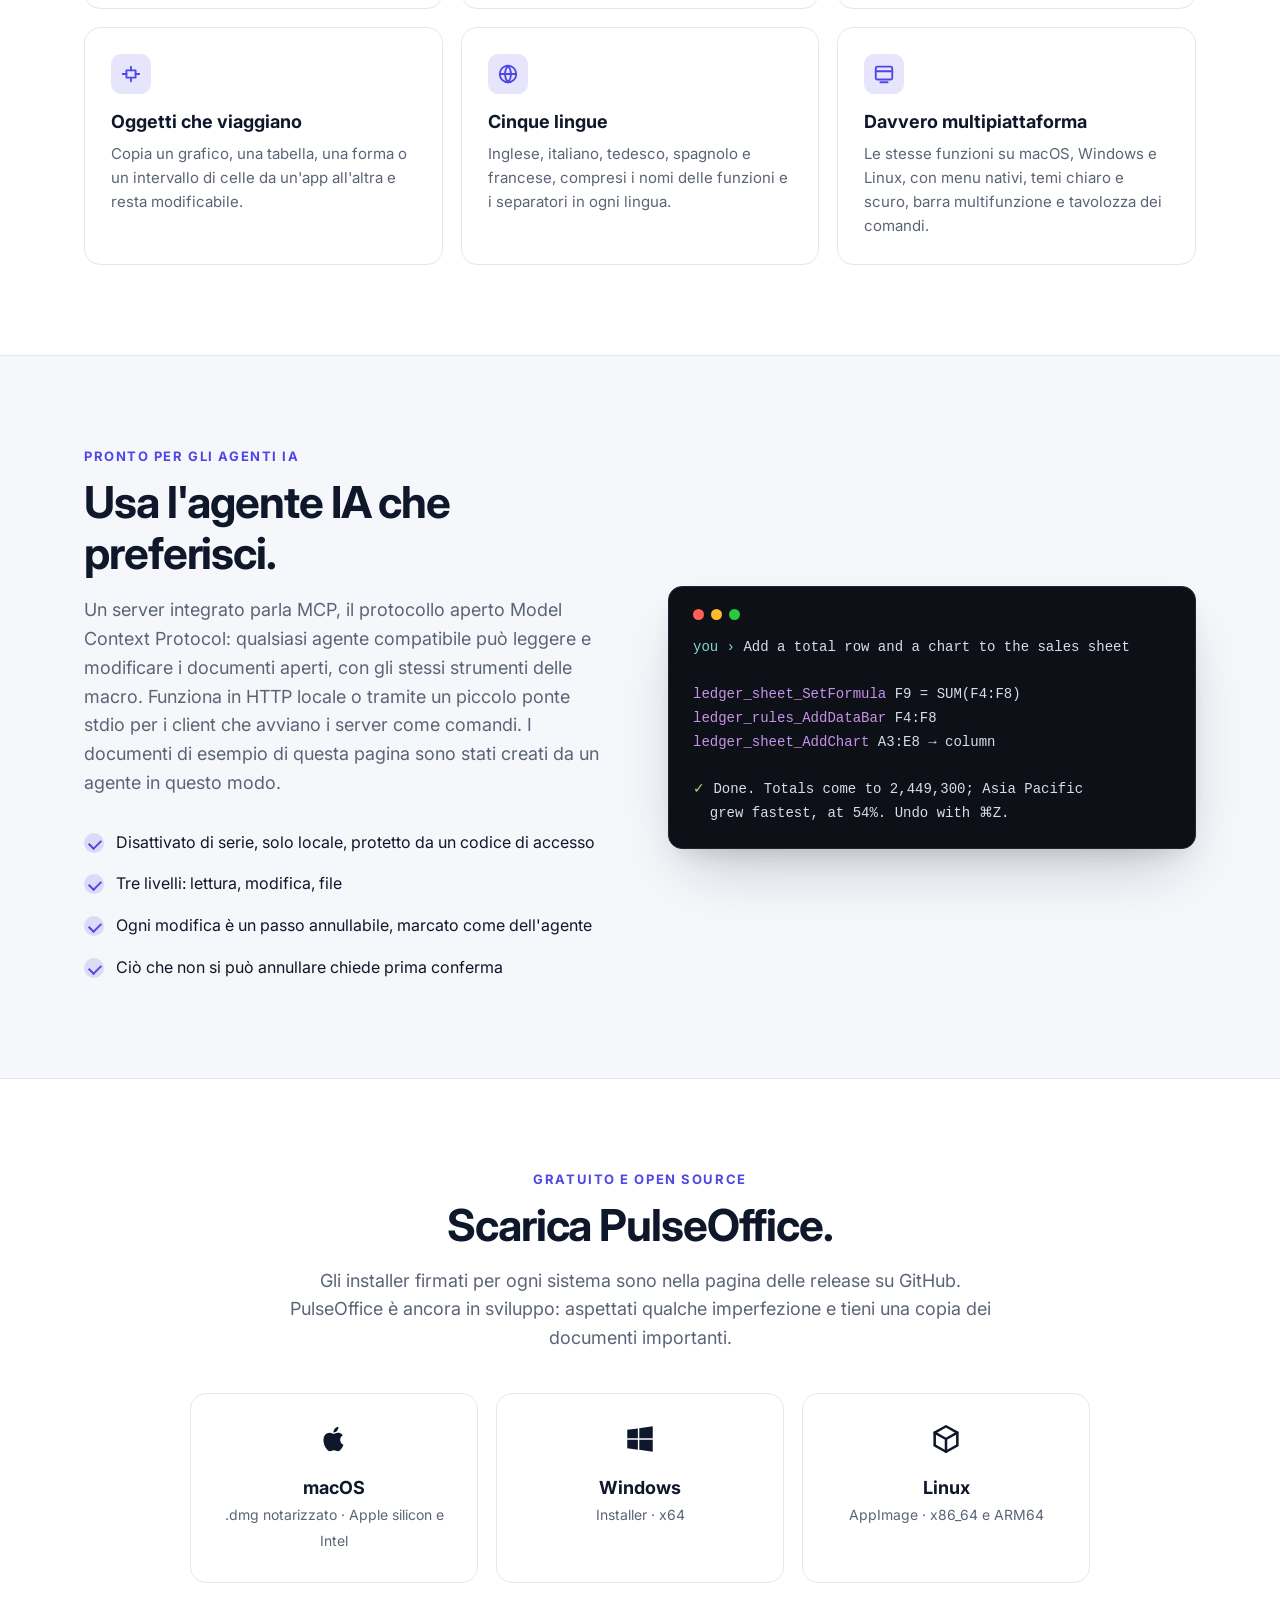
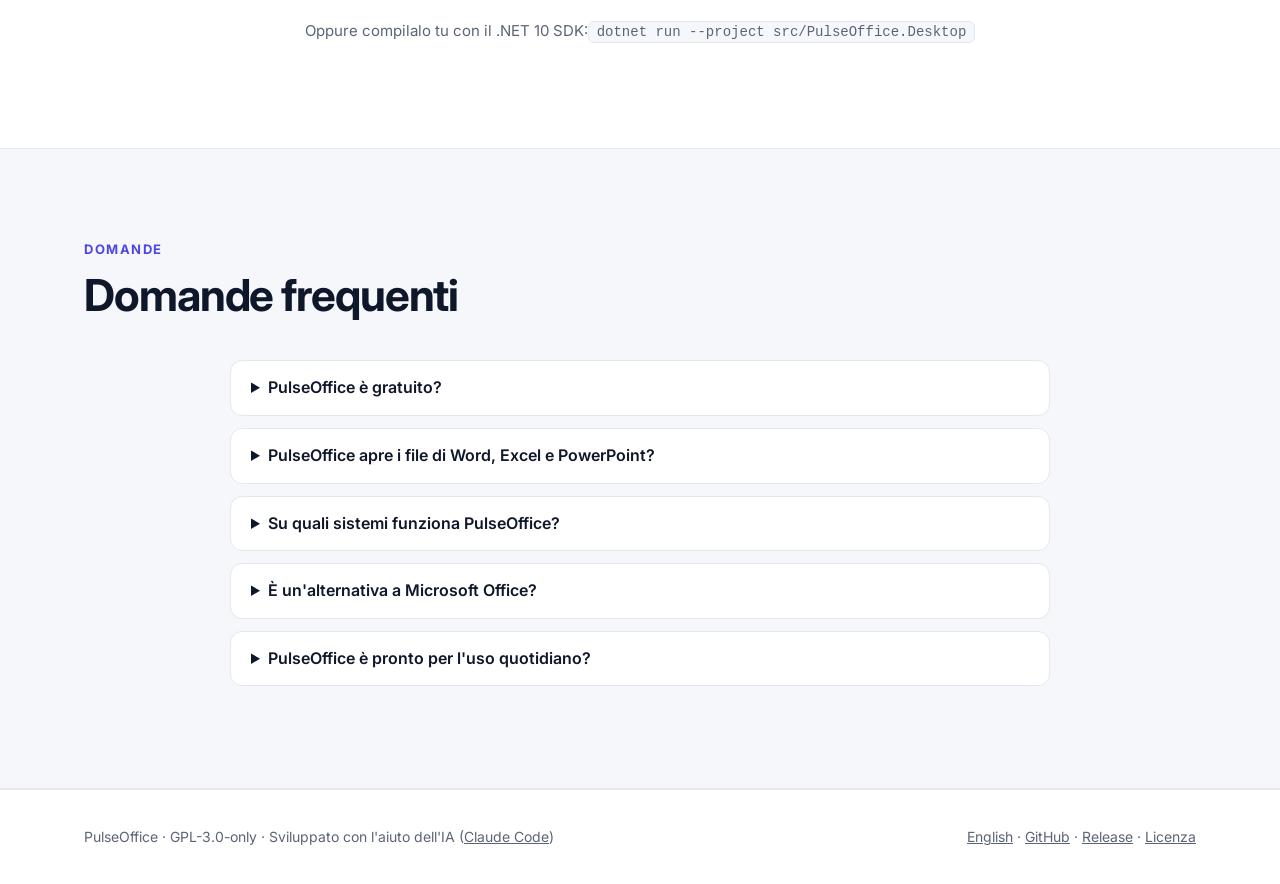
<file: it/index.html>
<!doctype html>
<html lang="it">
<head>
<meta charset="utf-8">
<meta name="viewport" content="width=device-width, initial-scale=1">
<title>PulseOffice — Suite per ufficio gratuita e open source per Linux, Windows e macOS</title>
<meta name="description" content="PulseOffice è una suite per ufficio gratuita e open source per Linux, Windows e macOS: videoscrittura, foglio di calcolo e presentazioni che aprono e salvano ODT, ODS, ODP, DOCX, XLSX e PPTX. Un'alternativa moderna a Microsoft Office.">
<link rel="canonical" href="https://pulseoffice.github.io/it/">
<link rel="alternate" hreflang="en" href="https://pulseoffice.github.io/">
<link rel="alternate" hreflang="it" href="https://pulseoffice.github.io/it/">
<link rel="alternate" hreflang="de" href="https://pulseoffice.github.io/de/">
<link rel="alternate" hreflang="es" href="https://pulseoffice.github.io/es/">
<link rel="alternate" hreflang="fr" href="https://pulseoffice.github.io/fr/">
<link rel="alternate" hreflang="x-default" href="https://pulseoffice.github.io/">
<meta name="theme-color" content="#4f46e5">
<meta property="og:type" content="website">
<meta property="og:site_name" content="PulseOffice">
<meta property="og:url" content="https://pulseoffice.github.io/it/">
<meta property="og:title" content="PulseOffice — Suite per ufficio gratuita e open source">
<meta property="og:description" content="Documenti, fogli di calcolo e presentazioni per Linux, Windows e macOS. Apre e salva i file ODF e Microsoft Office.">
<meta property="og:image" content="https://pulseoffice.github.io/assets/ledger.png">
<meta property="og:image:width" content="1280">
<meta property="og:image:height" content="800">
<meta property="og:image:alt" content="Ledger, il foglio di calcolo di PulseOffice, con formule, barre dei dati e un grafico">
<meta property="og:locale" content="it_IT">
<meta property="og:locale:alternate" content="en_US">
<meta property="og:locale:alternate" content="de_DE">
<meta property="og:locale:alternate" content="es_ES">
<meta property="og:locale:alternate" content="fr_FR">
<meta name="twitter:card" content="summary_large_image">
<meta name="twitter:title" content="PulseOffice — Suite per ufficio gratuita e open source">
<meta name="twitter:description" content="Documenti, fogli di calcolo e presentazioni per Linux, Windows e macOS.">
<meta name="twitter:image" content="https://pulseoffice.github.io/assets/ledger.png">
<script type="application/ld+json">
{
  "@context": "https://schema.org",
  "@graph": [
    {
      "@type": "SoftwareApplication",
      "name": "PulseOffice",
      "url": "https://pulseoffice.github.io/",
      "applicationCategory": "BusinessApplication",
      "applicationSubCategory": "Office suite",
      "operatingSystem": "Linux, Windows, macOS",
      "description": "Free, open-source office suite with a word processor (Folio), a spreadsheet (Ledger) and a presentation app (Deck). Opens and saves ODT, ODS, ODP, DOCX, XLSX and PPTX.",
      "license": "https://www.gnu.org/licenses/gpl-3.0.html",
      "isAccessibleForFree": true,
      "offers": { "@type": "Offer", "price": "0", "priceCurrency": "EUR" },
      "downloadUrl": "https://github.com/pulseoffice/pulseoffice/releases/latest",
      "screenshot": ["https://pulseoffice.github.io/assets/ledger.png", "https://pulseoffice.github.io/assets/folio.png", "https://pulseoffice.github.io/assets/deck.png"],
      "image": "https://pulseoffice.github.io/assets/icon.png",
      "inLanguage": ["en", "it", "de", "es", "fr"],
      "featureList": ["Word processor", "Spreadsheet with 432 functions", "Presentations", "ODF and Office Open XML", "Macros in JavaScript and Python", "AI agent via MCP"],
      "codeRepository": "https://github.com/pulseoffice/pulseoffice"
    },
    {
      "@type": "WebSite",
      "name": "PulseOffice",
      "url": "https://pulseoffice.github.io/it/",
      "inLanguage": "it"
    },
    {
      "@type": "FAQPage",
      "mainEntity": [
        { "@type": "Question", "name": "PulseOffice è gratuito?", "acceptedAnswer": { "@type": "Answer", "text": "Sì. PulseOffice è gratuito e open source con licenza GPL-3.0, senza abbonamento e senza account." } },
        { "@type": "Question", "name": "PulseOffice apre i file di Word, Excel e PowerPoint?", "acceptedAnswer": { "@type": "Answer", "text": "Sì. Apre e salva DOCX, XLSX e PPTX oltre ai formati OpenDocument ODT, ODS e ODP, e avvisa prima di salvare se un formato non può contenere qualcosa." } },
        { "@type": "Question", "name": "Su quali sistemi funziona PulseOffice?", "acceptedAnswer": { "@type": "Answer", "text": "Linux (AppImage per x86_64 e ARM64), Windows (installer x64) e macOS (Apple silicon e Intel)." } },
        { "@type": "Question", "name": "PulseOffice è pronto per l'uso quotidiano?", "acceptedAnswer": { "@type": "Answer", "text": "Non ancora. È in sviluppo attivo: provalo, segnala i problemi su GitHub e tieni una copia dei documenti importanti." } }
      ]
    }
  ]
}
</script>
<link rel="icon" type="image/png" href="/assets/icon.png">
<link rel="apple-touch-icon" href="/assets/icon.png">
<link rel="preconnect" href="https://fonts.googleapis.com">
<link rel="preconnect" href="https://fonts.gstatic.com" crossorigin>
<link href="https://fonts.googleapis.com/css2?family=Inter:wght@400;500;600;700;800&display=swap" rel="stylesheet">
<link rel="stylesheet" href="/assets/site.css">
</head>
<body>

<nav class="top">
  <div class="wrap">
    <a class="brand" href="/it/"><img src="/assets/icon.png" alt="">PulseOffice</a>
    <div class="links">
      <a href="#modules" class="hide-xs">App</a>
      <a href="#features" class="hide-sm">Funzioni</a>
      <a href="#agent" class="hide-sm">Agente IA</a>
      <a href="#download">Scarica</a>
      <a href="https://github.com/pulseoffice/pulseoffice">GitHub</a>
      <span class="lang"><a href="/" hreflang="en" lang="en">EN</a><a href="/it/" hreflang="it" lang="it" aria-current="page">IT</a><a href="/de/" hreflang="de" lang="de">DE</a><a href="/es/" hreflang="es" lang="es">ES</a><a href="/fr/" hreflang="fr" lang="fr">FR</a></span>
    </div>
  </div>
</nav>

<header class="hero">
  <div class="wrap">
    <img class="logo" src="/assets/icon.png" width="112" height="112" alt="Icona di PulseOffice">
    <div><span class="wip"><i></i>In sviluppo · non ancora pronto per l'uso quotidiano</span></div>
    <h1>La suite per ufficio gratuita,<br><span class="grad">riscritta da zero.</span></h1>
    <p class="lead">Documenti, fogli di calcolo e presentazioni in un'unica app gratuita e open source per macOS, Windows e Linux. OpenDocument come formato predefinito, file Microsoft Office sempre allineati.</p>
    <div class="actions">
      <a class="button primary" href="https://github.com/pulseoffice/pulseoffice/releases/latest">
        <svg viewBox="0 0 24 24" fill="none" stroke="currentColor" stroke-width="2" stroke-linecap="round" stroke-linejoin="round"><path d="M12 3v12m0 0l-5-5m5 5l5-5M4 21h16"/></svg>Scarica</a>
      <a class="button ghost" href="https://github.com/pulseoffice/pulseoffice">
        <svg viewBox="0 0 24 24" fill="currentColor"><path d="M12 .5a11.5 11.5 0 00-3.64 22.41c.58.1.79-.25.79-.56v-2c-3.2.7-3.88-1.37-3.88-1.37-.52-1.33-1.28-1.69-1.28-1.69-1.05-.71.08-.7.08-.7 1.16.08 1.77 1.2 1.77 1.2 1.03 1.77 2.7 1.26 3.36.96.1-.75.4-1.26.73-1.55-2.55-.29-5.24-1.28-5.24-5.69 0-1.26.45-2.29 1.19-3.1-.12-.29-.52-1.46.11-3.05 0 0 .97-.31 3.17 1.18a11 11 0 015.78 0c2.2-1.49 3.17-1.18 3.17-1.18.63 1.59.23 2.76.11 3.05.74.81 1.19 1.84 1.19 3.1 0 4.42-2.7 5.4-5.26 5.68.41.36.78 1.06.78 2.14v3.17c0 .31.21.67.8.56A11.5 11.5 0 0012 .5z"/></svg>Codice sorgente</a>
    </div>
    <div class="platforms">macOS (Apple silicon e Intel) · Windows · Linux (AppImage) · GPL-3.0</div>
  </div>
</header>

<div class="showcase">
  <div class="wrap">
    <div class="tabs" role="tablist">
      <button class="tab" role="tab" style="--c: var(--ledger)" aria-selected="true" data-shot="ledger"><span class="dot"></span>Ledger</button>
      <button class="tab" role="tab" style="--c: var(--folio)" aria-selected="false" data-shot="folio"><span class="dot"></span>Folio</button>
      <button class="tab" role="tab" style="--c: var(--deck)" aria-selected="false" data-shot="deck"><span class="dot"></span>Deck</button>
    </div>
    <div class="frame"><img id="shot" src="/assets/ledger.png" width="1280" height="800" alt="Ledger con un foglio di vendite per regione, formule, barre dei dati, scala di colori e grafico a colonne"></div>
    <p class="caption" id="caption">Ledger: formule, formattazione condizionale e grafici che passano alle altre app.</p>
  </div>
</div>

<section class="soft" id="modules">
  <div class="wrap">
    <div class="eyebrow">Tre app, un solo motore</div>
    <h2>Tutto ciò che scrivi, calcoli e presenti.</h2>
    <p class="intro">Folio, Ledger e Deck condividono un unico motore per testo, grafici, forme e tabelle: un oggetto creato in un'app arriva nelle altre così com'è, non come immagine.</p>
    <div class="modules">
      <article class="module" style="--c: var(--folio)">
        <div class="badge"><svg viewBox="0 0 24 24" fill="none" stroke="currentColor" stroke-width="2" stroke-linecap="round" stroke-linejoin="round"><path d="M14 3H6a2 2 0 00-2 2v14a2 2 0 002 2h12a2 2 0 002-2V9z"/><path d="M14 3v6h6M8 13h8M8 17h6"/></svg></div>
        <h3>Folio</h3>
        <div class="kind">Videoscrittura</div>
        <p>Documenti lunghi fatti bene, dalla prima bozza alla copia finale firmata.</p>
        <ul>
          <li>Stili, sezioni, colonne, intestazioni e piè di pagina</li>
          <li>Revisioni e commenti con risposte</li>
          <li>Sommari, indici, note a piè di pagina, stampa unione</li>
          <li>Scritture da destra a sinistra e complesse</li>
        </ul>
        <div class="formats"><span>ODT</span><span>DOCX</span><span>RTF</span><span>HTML</span><span>EPUB</span><span>PDF</span></div>
      </article>
      <article class="module" style="--c: var(--ledger)">
        <div class="badge"><svg viewBox="0 0 24 24" fill="none" stroke="currentColor" stroke-width="2" stroke-linecap="round" stroke-linejoin="round"><rect x="3" y="3" width="18" height="18" rx="2"/><path d="M3 9h18M3 15h18M9 3v18"/></svg></div>
        <h3>Ledger</h3>
        <div class="kind">Fogli di calcolo</div>
        <p>Un motore di calcolo completo, non un sottoinsieme: tutte le 432 funzioni dei fogli di calcolo di riferimento.</p>
        <ul>
          <li>Tabelle pivot, filtri, scenari e ricerca obiettivo</li>
          <li>Formattazione condizionale, barre dei dati e scale di colori</li>
          <li>Grafici, convalida e protezione</li>
          <li>Dati esterni: ODBC, SQL Server, PostgreSQL, MySQL, SQLite</li>
        </ul>
        <div class="formats"><span>ODS</span><span>XLSX</span><span>CSV</span><span>PDF</span></div>
      </article>
      <article class="module" style="--c: var(--deck)">
        <div class="badge"><svg viewBox="0 0 24 24" fill="none" stroke="currentColor" stroke-width="2" stroke-linecap="round" stroke-linejoin="round"><rect x="3" y="4" width="18" height="12" rx="2"/><path d="M12 16v4M8 20h8"/></svg></div>
        <h3>Deck</h3>
        <div class="kind">Presentazioni</div>
        <p>Tutti i layout, le transizioni e le animazioni standard, intatti tra un formato e l'altro.</p>
        <ul>
          <li>Temi, schemi e layout personalizzati</li>
          <li>Animazioni di entrata, enfasi, uscita e percorsi</li>
          <li>Visualizzazione relatore con note e cronometro</li>
          <li>Esportazione in video</li>
        </ul>
        <div class="formats"><span>ODP</span><span>PPTX</span><span>PDF</span><span>MP4</span></div>
      </article>
    </div>
  </div>
</section>

<section id="features">
  <div class="wrap">
    <div class="eyebrow">Fatto con cura</div>
    <h2>Formati aperti, nessuna sorpresa silenziosa.</h2>
    <p class="intro">PulseOffice scrive da sé il codice OpenDocument e Office Open XML. Quando un formato non può contenere qualcosa, te lo dice prima di salvare invece di perderlo in silenzio.</p>
    <div class="features">
      <div class="feature">
        <div class="icon"><svg viewBox="0 0 24 24" fill="none" stroke="currentColor" stroke-width="2" stroke-linecap="round" stroke-linejoin="round"><path d="M4 7h16M4 12h16M4 17h10"/><path d="M17 15l2 2 3-3"/></svg></div>
        <h3>Prima ODF, Office allineato</h3>
        <p>OpenDocument è il formato predefinito. DOCX, XLSX e PPTX si scrivono e si leggono con le stesse funzioni, oppure la perdita viene dichiarata.</p>
      </div>
      <div class="feature">
        <div class="icon"><svg viewBox="0 0 24 24" fill="none" stroke="currentColor" stroke-width="2" stroke-linecap="round" stroke-linejoin="round"><rect x="4" y="11" width="16" height="10" rx="2"/><path d="M8 11V7a4 4 0 018 0v4"/></svg></div>
        <h3>Firme e cifratura</h3>
        <p>Firme digitali in ODF, OOXML e PDF, cifratura con password e OpenPGP, rimozione automatica dei metadati.</p>
      </div>
      <div class="feature">
        <div class="icon"><svg viewBox="0 0 24 24" fill="none" stroke="currentColor" stroke-width="2" stroke-linecap="round" stroke-linejoin="round"><path d="M8 9l-4 3 4 3M16 9l4 3-4 3M13 6l-2 12"/></svg></div>
        <h3>Macro in JavaScript e Python</h3>
        <p>Un editor integrato con completamento e registratore di macro. Le macro girano isolate: niente file, rete o processi se non li permetti tu.</p>
      </div>
      <div class="feature">
        <div class="icon"><svg viewBox="0 0 24 24" fill="none" stroke="currentColor" stroke-width="2" stroke-linecap="round" stroke-linejoin="round"><path d="M7 8h10v8H7z"/><path d="M3 12h4M17 12h4M12 4v4M12 16v4"/></svg></div>
        <h3>Oggetti che viaggiano</h3>
        <p>Copia un grafico, una tabella, una forma o un intervallo di celle da un'app all'altra e resta modificabile.</p>
      </div>
      <div class="feature">
        <div class="icon"><svg viewBox="0 0 24 24" fill="none" stroke="currentColor" stroke-width="2" stroke-linecap="round" stroke-linejoin="round"><circle cx="12" cy="12" r="9"/><path d="M3 12h18M12 3a14 14 0 010 18M12 3a14 14 0 000 18"/></svg></div>
        <h3>Cinque lingue</h3>
        <p>Inglese, italiano, tedesco, spagnolo e francese, compresi i nomi delle funzioni e i separatori in ogni lingua.</p>
      </div>
      <div class="feature">
        <div class="icon"><svg viewBox="0 0 24 24" fill="none" stroke="currentColor" stroke-width="2" stroke-linecap="round" stroke-linejoin="round"><rect x="3" y="4" width="18" height="14" rx="2"/><path d="M8 21h8M3 9h18"/></svg></div>
        <h3>Davvero multipiattaforma</h3>
        <p>Le stesse funzioni su macOS, Windows e Linux, con menu nativi, temi chiaro e scuro, barra multifunzione e tavolozza dei comandi.</p>
      </div>
    </div>
  </div>
</section>

<section class="soft" id="agent">
  <div class="wrap split">
    <div>
      <div class="eyebrow">Pronto per gli agenti IA</div>
      <h2>Usa l'agente IA che preferisci.</h2>
      <p class="intro">Un server integrato parla MCP, il protocollo aperto Model Context Protocol: qualsiasi agente compatibile può leggere e modificare i documenti aperti, con gli stessi strumenti delle macro. Funziona in HTTP locale o tramite un piccolo ponte stdio per i client che avviano i server come comandi. I documenti di esempio di questa pagina sono stati creati da un agente in questo modo.</p>
      <ul class="checks">
        <li>Disattivato di serie, solo locale, protetto da un codice di accesso</li>
        <li>Tre livelli: lettura, modifica, file</li>
        <li>Ogni modifica è un passo annullabile, marcato come dell'agente</li>
        <li>Ciò che non si può annullare chiede prima conferma</li>
      </ul>
    </div>
    <div class="terminal" aria-label="Esempio di sessione con un agente">
      <div class="dots"><i></i><i></i><i></i></div>
      <div><span class="you">you ›</span> Add a total row and a chart to the sales sheet</div>
      <div class="dim">&nbsp;</div>
      <div><span class="tool">ledger_sheet_SetFormula</span> F9 = SUM(F4:F8)</div>
      <div><span class="tool">ledger_rules_AddDataBar</span> F4:F8</div>
      <div><span class="tool">ledger_sheet_AddChart</span> A3:E8 → column</div>
      <div class="dim">&nbsp;</div>
      <div><span class="ok">✓</span> Done. Totals come to 2,449,300; Asia Pacific</div>
      <div>&nbsp;&nbsp;grew fastest, at 54%. Undo with ⌘Z.</div>
    </div>
  </div>
</section>

<section class="download" id="download">
  <div class="wrap">
    <div class="eyebrow">Gratuito e open source</div>
    <h2>Scarica PulseOffice.</h2>
    <p class="intro" style="margin: 0 auto">Gli installer firmati per ogni sistema sono nella pagina delle release su GitHub. PulseOffice è ancora in sviluppo: aspettati qualche imperfezione e tieni una copia dei documenti importanti.</p>
    <div class="cards">
      <a class="card" href="https://github.com/pulseoffice/pulseoffice/releases/latest">
        <svg viewBox="0 0 24 24" fill="currentColor"><path d="M16.37 12.6c-.02-2.2 1.8-3.26 1.88-3.31-1.03-1.5-2.62-1.7-3.18-1.73-1.35-.14-2.64.8-3.33.8-.69 0-1.74-.78-2.86-.76-1.47.02-2.83.86-3.59 2.17-1.53 2.66-.39 6.6 1.1 8.76.73 1.06 1.6 2.24 2.73 2.2 1.1-.05 1.51-.71 2.84-.71 1.32 0 1.7.71 2.86.69 1.18-.02 1.93-1.07 2.65-2.13.84-1.22 1.18-2.41 1.2-2.47-.03-.01-2.3-.88-2.3-3.51zM14.2 6.13c.6-.73 1.01-1.75.9-2.76-.87.04-1.92.58-2.54 1.31-.56.64-1.05 1.67-.92 2.66.97.08 1.96-.49 2.56-1.21z"/></svg>
        <strong>macOS</strong>
        <span>.dmg notarizzato · Apple silicon e Intel</span>
      </a>
      <a class="card" href="https://github.com/pulseoffice/pulseoffice/releases/latest">
        <svg viewBox="0 0 24 24" fill="currentColor"><path d="M3 5.5l7.5-1v7H3zM11.5 4.4L21 3v8.5h-9.5zM3 12.5h7.5v7L3 18.5zM11.5 12.5H21V21l-9.5-1.4z"/></svg>
        <strong>Windows</strong>
        <span>Installer · x64</span>
      </a>
      <a class="card" href="https://github.com/pulseoffice/pulseoffice/releases/latest">
        <svg viewBox="0 0 24 24" fill="none" stroke="currentColor" stroke-width="1.8" stroke-linecap="round" stroke-linejoin="round"><path d="M12 3l8 4.5v9L12 21l-8-4.5v-9z"/><path d="M12 12l8-4.5M12 12v9M12 12L4 7.5"/></svg>
        <strong>Linux</strong>
        <span>AppImage · x86_64 e ARM64</span>
      </a>
    </div>
    <p class="build">Oppure compilalo tu con il .NET 10 SDK:<code>dotnet run --project src/PulseOffice.Desktop</code></p>
  </div>
</section>

<section class="soft" id="faq">
  <div class="wrap">
    <div class="eyebrow">Domande</div>
    <h2>Domande frequenti</h2>
    <div class="faq">
      <details><summary>PulseOffice è gratuito?</summary><p>Sì. PulseOffice è gratuito e open source con licenza GPL-3.0, senza abbonamento e senza account.</p></details>
      <details><summary>PulseOffice apre i file di Word, Excel e PowerPoint?</summary><p>Sì. Apre e salva DOCX, XLSX e PPTX oltre ai formati OpenDocument ODT, ODS e ODP, e avvisa prima di salvare se un formato non può contenere qualcosa.</p></details>
      <details><summary>Su quali sistemi funziona PulseOffice?</summary><p>Linux (AppImage per x86_64 e ARM64), Windows (installer x64) e macOS (Apple silicon e Intel).</p></details>
      <details><summary>È un'alternativa a Microsoft Office?</summary><p>È l'obiettivo: documenti, fogli di calcolo e presentazioni con gli stessi formati, gratis e su ogni sistema.</p></details>
      <details><summary>PulseOffice è pronto per l'uso quotidiano?</summary><p>Non ancora. È in sviluppo attivo: provalo, segnala i problemi su GitHub e tieni una copia dei documenti importanti.</p></details>
    </div>
  </div>
</section>

<footer>
  <div class="wrap">
    <div>PulseOffice · GPL-3.0-only · Sviluppato con l'aiuto dell'IA (<a href="https://claude.com/claude-code">Claude Code</a>)</div>
    <div><a href="/">English</a> · <a href="https://github.com/pulseoffice/pulseoffice">GitHub</a> · <a href="https://github.com/pulseoffice/pulseoffice/releases">Release</a> · <a href="https://github.com/pulseoffice/pulseoffice/blob/main/LICENSE">Licenza</a></div>
    <div class="lang"><a href="/" hreflang="en" lang="en">EN</a><a href="/it/" hreflang="it" lang="it" aria-current="page">IT</a><a href="/de/" hreflang="de" lang="de">DE</a><a href="/es/" hreflang="es" lang="es">ES</a><a href="/fr/" hreflang="fr" lang="fr">FR</a></div>
  </div>
</footer>

<script>
const captions = {
  ledger: "Ledger: formule, formattazione condizionale e grafici che passano alle altre app.",
  folio: "Folio: stili, elenchi e tabelle in una proposta pronta da condividere in ODT, DOCX o PDF.",
  deck: "Deck: temi, schemi, transizioni e visualizzazione relatore.",
};
const alts = {
  ledger: "Ledger con un foglio di vendite per regione, formule, barre dei dati, scala di colori e grafico a colonne",
  folio: "Folio con una proposta commerciale con titolo, intestazioni e testo",
  deck: "Deck con una diapositiva del titolo a tema scuro, l'elenco delle diapositive e il pannello delle transizioni",
};
const shot = document.getElementById("shot");
const caption = document.getElementById("caption");
for (const tab of document.querySelectorAll(".tab")) {
  tab.addEventListener("click", () => {
    for (const other of document.querySelectorAll(".tab")) other.setAttribute("aria-selected", String(other === tab));
    shot.src = `/assets/${tab.dataset.shot}.png`;
    shot.alt = alts[tab.dataset.shot];
    caption.textContent = captions[tab.dataset.shot];
  });
}
</script>
</body>
</html>
</file>
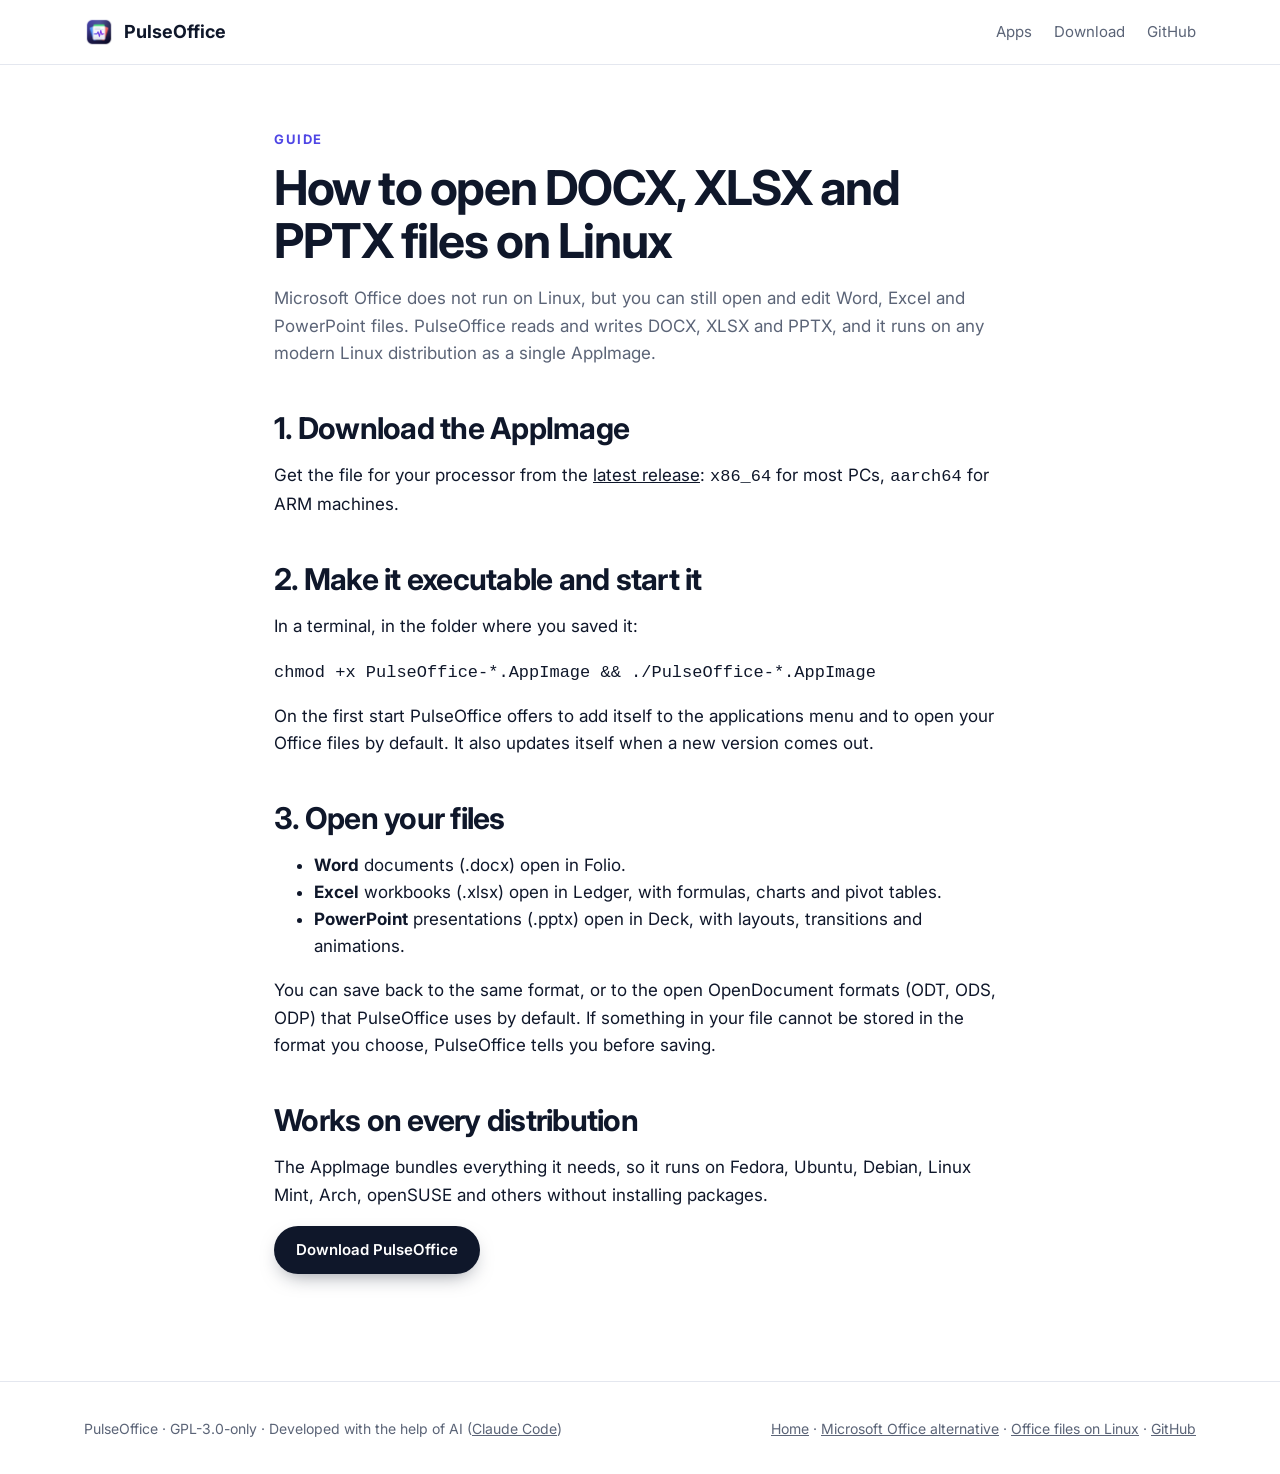
<file: open-docx-xlsx-pptx-on-linux/index.html>
<!doctype html>
<html lang="en">
<head>
<meta charset="utf-8">
<meta name="viewport" content="width=device-width, initial-scale=1">
<title>How to Open DOCX, XLSX and PPTX Files on Linux — PulseOffice</title>
<meta name="description" content="Open and edit Microsoft Word, Excel and PowerPoint files (DOCX, XLSX, PPTX) on Linux for free with PulseOffice, an open-source office suite distributed as an AppImage.">
<link rel="canonical" href="https://pulseoffice.github.io/open-docx-xlsx-pptx-on-linux/">
<meta name="theme-color" content="#4f46e5">
<meta property="og:type" content="article">
<meta property="og:site_name" content="PulseOffice">
<meta property="og:url" content="https://pulseoffice.github.io/open-docx-xlsx-pptx-on-linux/">
<meta property="og:title" content="How to Open DOCX, XLSX and PPTX Files on Linux — PulseOffice">
<meta property="og:description" content="Open and edit Microsoft Word, Excel and PowerPoint files (DOCX, XLSX, PPTX) on Linux for free with PulseOffice, an open-source office suite distributed as an AppImage.">
<meta property="og:image" content="https://pulseoffice.github.io/assets/folio.png">
<meta name="twitter:card" content="summary_large_image">
<link rel="icon" type="image/png" href="/assets/icon.png">
<link rel="preconnect" href="https://fonts.googleapis.com">
<link rel="preconnect" href="https://fonts.gstatic.com" crossorigin>
<link href="https://fonts.googleapis.com/css2?family=Inter:wght@400;500;600;700;800&display=swap" rel="stylesheet">
<link rel="stylesheet" href="/assets/site.css">
<script type="application/ld+json">
{"@context":"https://schema.org","@type":"Article","headline":"How to open DOCX, XLSX and PPTX files on Linux","description":"Open and edit Microsoft Word, Excel and PowerPoint files (DOCX, XLSX, PPTX) on Linux for free with PulseOffice, an open-source office suite distributed as an AppImage.","url":"https://pulseoffice.github.io/open-docx-xlsx-pptx-on-linux/","image":"https://pulseoffice.github.io/assets/folio.png","inLanguage":"en","author":{"@type":"Organization","name":"PulseOffice","url":"https://pulseoffice.github.io/"},"publisher":{"@type":"Organization","name":"PulseOffice","logo":{"@type":"ImageObject","url":"https://pulseoffice.github.io/assets/icon.png"}},"datePublished":"2026-11-22","dateModified":"2026-11-22"}
</script>
</head>
<body>
<nav class="top">
  <div class="wrap">
    <a class="brand" href="/"><img src="/assets/icon.png" width="30" height="30" alt="">PulseOffice</a>
    <div class="links">
      <a href="/#modules">Apps</a>
      <a href="/#download">Download</a>
      <a href="https://github.com/pulseoffice/pulseoffice">GitHub</a>
    </div>
  </div>
</nav>
<main class="article">
  <div class="eyebrow">Guide</div>
  <h1>How to open DOCX, XLSX and PPTX files on Linux</h1>
  <p class="intro">Microsoft Office does not run on Linux, but you can still open and edit Word, Excel and PowerPoint files.
    PulseOffice reads and writes DOCX, XLSX and PPTX, and it runs on any modern Linux distribution as a single AppImage.</p>
  <h2>1. Download the AppImage</h2>
  <p>Get the file for your processor from the <a href="https://github.com/pulseoffice/pulseoffice/releases/latest">latest
    release</a>: <code>x86_64</code> for most PCs, <code>aarch64</code> for ARM machines.</p>
  <h2>2. Make it executable and start it</h2>
  <p>In a terminal, in the folder where you saved it:</p>
  <p><code>chmod +x PulseOffice-*.AppImage && ./PulseOffice-*.AppImage</code></p>
  <p>On the first start PulseOffice offers to add itself to the applications menu and to open your Office files by default.
    It also updates itself when a new version comes out.</p>
  <h2>3. Open your files</h2>
  <ul>
    <li><strong>Word</strong> documents (.docx) open in Folio.</li>
    <li><strong>Excel</strong> workbooks (.xlsx) open in Ledger, with formulas, charts and pivot tables.</li>
    <li><strong>PowerPoint</strong> presentations (.pptx) open in Deck, with layouts, transitions and animations.</li>
  </ul>
  <p>You can save back to the same format, or to the open OpenDocument formats (ODT, ODS, ODP) that PulseOffice uses by
    default. If something in your file cannot be stored in the format you choose, PulseOffice tells you before saving.</p>
  <h2>Works on every distribution</h2>
  <p>The AppImage bundles everything it needs, so it runs on Fedora, Ubuntu, Debian, Linux Mint, Arch, openSUSE and others
    without installing packages.</p>

  <p><a class="button primary" href="https://github.com/pulseoffice/pulseoffice/releases/latest">Download PulseOffice</a></p>
</main>
<footer>
  <div class="wrap">
    <div>PulseOffice · GPL-3.0-only · Developed with the help of AI (<a href="https://claude.com/claude-code">Claude Code</a>)</div>
    <div><a href="/">Home</a> · <a href="/free-microsoft-office-alternative/">Microsoft Office alternative</a> · <a href="/open-docx-xlsx-pptx-on-linux/">Office files on Linux</a> · <a href="https://github.com/pulseoffice/pulseoffice">GitHub</a></div>
  </div>
</footer>
</body>
</html>
</file>
<file: assets/site.css>
:root {
  --bg: #ffffff;
  --bg-soft: #f6f7fb;
  --surface: #ffffff;
  --text: #0f172a;
  --muted: #5b6477;
  --line: #e4e7ef;
  --folio: #2563eb;
  --ledger: #16a34a;
  --deck: #dc2626;
  --accent: #4f46e5;
  --shadow: 0 30px 60px -20px rgba(15, 23, 42, .25), 0 12px 24px -12px rgba(15, 23, 42, .15);
  --radius: 16px;
}
@media (prefers-color-scheme: dark) {
  :root:not([data-theme="light"]) {
    --bg: #0b0f19;
    --bg-soft: #111726;
    --surface: #151c2c;
    --text: #e8ecf5;
    --muted: #9aa3b7;
    --line: #232c40;
    --accent: #818cf8;
    --shadow: 0 30px 60px -20px rgba(0, 0, 0, .7), 0 12px 24px -12px rgba(0, 0, 0, .5);
  }
}
:root[data-theme="dark"] {
  --bg: #0b0f19;
  --bg-soft: #111726;
  --surface: #151c2c;
  --text: #e8ecf5;
  --muted: #9aa3b7;
  --line: #232c40;
  --accent: #818cf8;
  --shadow: 0 30px 60px -20px rgba(0, 0, 0, .7), 0 12px 24px -12px rgba(0, 0, 0, .5);
}
* { box-sizing: border-box; }
html { scroll-behavior: smooth; }
body {
  margin: 0;
  background: var(--bg);
  color: var(--text);
  font-family: Inter, system-ui, -apple-system, "Segoe UI", sans-serif;
  line-height: 1.6;
  -webkit-font-smoothing: antialiased;
}
a { color: inherit; }
.wrap { max-width: 1160px; margin: 0 auto; padding: 0 24px; }

nav.top {
  position: sticky; top: 0; z-index: 10;
  background: color-mix(in srgb, var(--bg) 82%, transparent);
  backdrop-filter: saturate(160%) blur(14px);
  border-bottom: 1px solid var(--line);
}
nav.top .wrap { display: flex; align-items: center; gap: 28px; height: 64px; }
.brand { display: flex; align-items: center; gap: 10px; font-weight: 700; font-size: 18px; text-decoration: none; }
.brand img { width: 30px; height: 30px; }
nav.top .links { display: flex; gap: 22px; margin-left: auto; font-size: 15px; }
nav.top .links a { text-decoration: none; color: var(--muted); }
nav.top .links a:hover { color: var(--text); }

.button {
  display: inline-flex; align-items: center; gap: 8px;
  padding: 12px 22px; border-radius: 999px;
  font-weight: 600; font-size: 15px; text-decoration: none;
  transition: transform .15s ease, box-shadow .15s ease;
}
.button:hover { transform: translateY(-1px); }
.button.primary { background: var(--text); color: var(--bg); box-shadow: 0 8px 20px -8px rgba(15,23,42,.5); }
.button.ghost { border: 1px solid var(--line); background: var(--surface); }
.button svg { width: 18px; height: 18px; }

header.hero { position: relative; overflow: hidden; padding: 88px 0 40px; text-align: center; }
header.hero::before {
  content: ""; position: absolute; inset: -40% -10% auto -10%; height: 640px; z-index: -1;
  background:
    radial-gradient(40% 50% at 20% 40%, color-mix(in srgb, var(--folio) 22%, transparent), transparent 70%),
    radial-gradient(40% 50% at 50% 20%, color-mix(in srgb, var(--ledger) 20%, transparent), transparent 70%),
    radial-gradient(40% 50% at 80% 40%, color-mix(in srgb, var(--deck) 18%, transparent), transparent 70%);
  filter: blur(10px);
}
.hero img.logo { width: 112px; height: 112px; filter: drop-shadow(0 18px 30px rgba(15,23,42,.25)); }
.hero h1 { font-size: clamp(40px, 6vw, 68px); line-height: 1.05; letter-spacing: -.035em; margin: 22px 0 18px; font-weight: 800; }
.hero h1 .grad {
  background: linear-gradient(90deg, var(--folio), var(--ledger) 50%, var(--deck));
  -webkit-background-clip: text; background-clip: text; color: transparent;
}
.hero p.lead { font-size: clamp(17px, 2vw, 20px); color: var(--muted); max-width: 680px; margin: 0 auto 32px; }
.hero .actions { display: flex; gap: 12px; justify-content: center; flex-wrap: wrap; }
.platforms { margin-top: 18px; font-size: 14px; color: var(--muted); }
.wip {
  display: inline-flex; align-items: center; gap: 8px; margin-bottom: 18px;
  padding: 6px 14px; border-radius: 999px; font-size: 13px; font-weight: 600;
  background: color-mix(in srgb, #f59e0b 16%, transparent); color: #b45309;
  border: 1px solid color-mix(in srgb, #f59e0b 40%, transparent);
}
@media (prefers-color-scheme: dark) { :root:not([data-theme="light"]) .wip { color: #fbbf24; } }
:root[data-theme="dark"] .wip { color: #fbbf24; }
.wip i { width: 7px; height: 7px; border-radius: 50%; background: #f59e0b; }

.showcase { padding: 36px 0 90px; }
.tabs { display: flex; justify-content: center; gap: 10px; margin-bottom: 28px; flex-wrap: wrap; }
.tab {
  border: 1px solid var(--line); background: var(--surface); color: var(--text);
  padding: 10px 18px; border-radius: 999px; font: inherit; font-weight: 600; font-size: 15px;
  cursor: pointer; display: inline-flex; align-items: center; gap: 8px;
}
.tab .dot { width: 9px; height: 9px; border-radius: 50%; background: var(--c); }
.tab[aria-selected="true"] { background: var(--c); border-color: var(--c); color: #fff; }
.tab[aria-selected="true"] .dot { background: #fff; }
.frame {
  border-radius: 14px; overflow: hidden; box-shadow: var(--shadow);
  border: 1px solid var(--line); background: var(--surface);
  max-width: 1100px; margin: 0 auto;
}
.frame img { display: block; width: 100%; height: auto; }
.caption { text-align: center; color: var(--muted); margin-top: 20px; font-size: 15px; min-height: 1.6em; }

section { padding: 90px 0; }
section.soft { background: var(--bg-soft); border-top: 1px solid var(--line); border-bottom: 1px solid var(--line); }
.eyebrow { text-transform: uppercase; letter-spacing: .12em; font-size: 13px; font-weight: 700; color: var(--accent); }
h2 { font-size: clamp(30px, 4vw, 44px); letter-spacing: -.025em; line-height: 1.15; margin: 10px 0 16px; }
.intro { color: var(--muted); font-size: 18px; max-width: 720px; }

.modules { display: grid; grid-template-columns: repeat(3, 1fr); gap: 22px; margin-top: 44px; }
.module {
  background: var(--surface); border: 1px solid var(--line); border-radius: var(--radius);
  padding: 28px; position: relative; overflow: hidden;
}
.module::after { content: ""; position: absolute; inset: 0 0 auto 0; height: 4px; background: var(--c); }
.module .badge {
  width: 44px; height: 44px; border-radius: 12px; display: grid; place-items: center;
  background: color-mix(in srgb, var(--c) 14%, transparent); color: var(--c); margin-bottom: 16px;
}
.module .badge svg { width: 24px; height: 24px; }
.module h3 { margin: 0 0 2px; font-size: 22px; }
.module .kind { color: var(--c); font-weight: 600; font-size: 14px; margin-bottom: 12px; }
.module p { color: var(--muted); margin: 0 0 16px; }
.module ul { margin: 0; padding: 0; list-style: none; font-size: 15px; }
.module li { padding: 6px 0 6px 24px; position: relative; border-top: 1px dashed var(--line); }
.module li::before { content: ""; position: absolute; left: 4px; top: 15px; width: 8px; height: 8px; border-radius: 2px; background: var(--c); }
.formats { display: flex; flex-wrap: wrap; gap: 6px; margin-top: 16px; }
.formats span { font-size: 12px; font-weight: 600; padding: 3px 8px; border-radius: 6px; background: var(--bg-soft); border: 1px solid var(--line); color: var(--muted); }

.features { display: grid; grid-template-columns: repeat(3, 1fr); gap: 18px; margin-top: 44px; }
.feature { padding: 26px; border-radius: var(--radius); background: var(--surface); border: 1px solid var(--line); }
.feature .icon { width: 40px; height: 40px; border-radius: 10px; display: grid; place-items: center; background: color-mix(in srgb, var(--accent) 14%, transparent); color: var(--accent); margin-bottom: 14px; }
.feature .icon svg { width: 22px; height: 22px; }
.feature h3 { margin: 0 0 6px; font-size: 18px; }
.feature p { margin: 0; color: var(--muted); font-size: 15px; }

.split { display: grid; grid-template-columns: 1fr 1fr; gap: 56px; align-items: center; }
.terminal {
  background: #0d1117; color: #d6deeb; border-radius: 14px; padding: 22px 24px;
  font: 14px/1.7 ui-monospace, "SF Mono", Menlo, Consolas, monospace; box-shadow: var(--shadow);
  overflow-x: auto; border: 1px solid #1f2633;
}
.terminal .dots { display: flex; gap: 7px; margin-bottom: 16px; }
.terminal .dots i { width: 11px; height: 11px; border-radius: 50%; background: #3a4150; }
.terminal .dots i:nth-child(1) { background: #ff5f57; }
.terminal .dots i:nth-child(2) { background: #febc2e; }
.terminal .dots i:nth-child(3) { background: #28c840; }
.terminal .you { color: #7fdbca; }
.terminal .tool { color: #c792ea; }
.terminal .ok { color: #addb67; }
.terminal .dim { color: #637777; }
.checks { list-style: none; padding: 0; margin: 24px 0 0; }
.checks li { padding: 8px 0 8px 32px; position: relative; }
.checks li::before {
  content: ""; position: absolute; left: 0; top: 11px; width: 20px; height: 20px; border-radius: 50%;
  background: color-mix(in srgb, var(--accent) 16%, transparent);
}
.checks li::after {
  content: ""; position: absolute; left: 7px; top: 15px; width: 6px; height: 10px;
  border: solid var(--accent); border-width: 0 2px 2px 0; transform: rotate(45deg);
}

.download { text-align: center; }
.download .cards { display: grid; grid-template-columns: repeat(3, 1fr); gap: 18px; margin: 40px auto 0; max-width: 900px; }
.download .card {
  padding: 28px 22px; border-radius: var(--radius); border: 1px solid var(--line); background: var(--surface);
  text-decoration: none; transition: transform .15s ease, border-color .15s ease;
}
.download .card:hover { transform: translateY(-3px); border-color: var(--accent); }
.download .card svg { width: 34px; height: 34px; margin-bottom: 10px; }
.download .card strong { display: block; font-size: 18px; }
.download .card span { color: var(--muted); font-size: 14px; }
.build { margin-top: 36px; color: var(--muted); font-size: 15px; }
.build code { background: var(--bg-soft); border: 1px solid var(--line); padding: 2px 8px; border-radius: 6px; font-size: 14px; }

footer { border-top: 1px solid var(--line); padding: 36px 0; color: var(--muted); font-size: 14px; }
footer .wrap { display: flex; gap: 20px; justify-content: space-between; flex-wrap: wrap; align-items: center; }
footer a { color: var(--muted); }

@media (max-width: 900px) {
  .modules, .features, .download .cards { grid-template-columns: 1fr; }
  .split { grid-template-columns: 1fr; gap: 32px; }
  nav.top .links a.hide-sm { display: none; }
}
@media (max-width: 560px) {
  .wrap { padding: 0 16px; }
  nav.top .links { gap: 14px; }
  header.hero { padding-top: 56px; }
  section { padding: 64px 0; }
}

.faq { max-width: 820px; margin: 40px auto 0; }
.faq details { border: 1px solid var(--line); border-radius: 12px; padding: 14px 20px; margin-bottom: 12px; background: var(--surface); }
.faq summary { font-weight: 600; cursor: pointer; }
.faq p { color: var(--muted); margin: 10px 0 0; }
.article { max-width: 780px; margin: 0 auto; padding: 64px 24px 90px; }
.article h1 { font-size: clamp(32px, 5vw, 48px); line-height: 1.1; letter-spacing: -.03em; margin: 12px 0 18px; }
.article h2 { font-size: clamp(24px, 3vw, 30px); margin-top: 44px; }
.article p, .article li { font-size: 17px; }
.article table { width: 100%; border-collapse: collapse; margin: 24px 0; font-size: 15px; }
.article th, .article td { border: 1px solid var(--line); padding: 10px 12px; text-align: left; vertical-align: top; }
.article th { background: var(--bg-soft); }
.lang { display: flex; gap: 10px; font-size: 14px; }
.lang a { text-decoration: none; color: var(--muted); }
.lang a[aria-current="page"] { color: var(--text); font-weight: 700; }

nav.top .brand { flex-shrink: 0; }
nav.top .links { align-items: center; min-width: 0; }
footer .lang { width: 100%; justify-content: center; display: none; }
@media (max-width: 720px) {
  nav.top .lang { display: none; }
  footer .lang { display: flex; }
}
@media (max-width: 560px) {
  nav.top .links a.hide-xs { display: none; }
}
</file>
